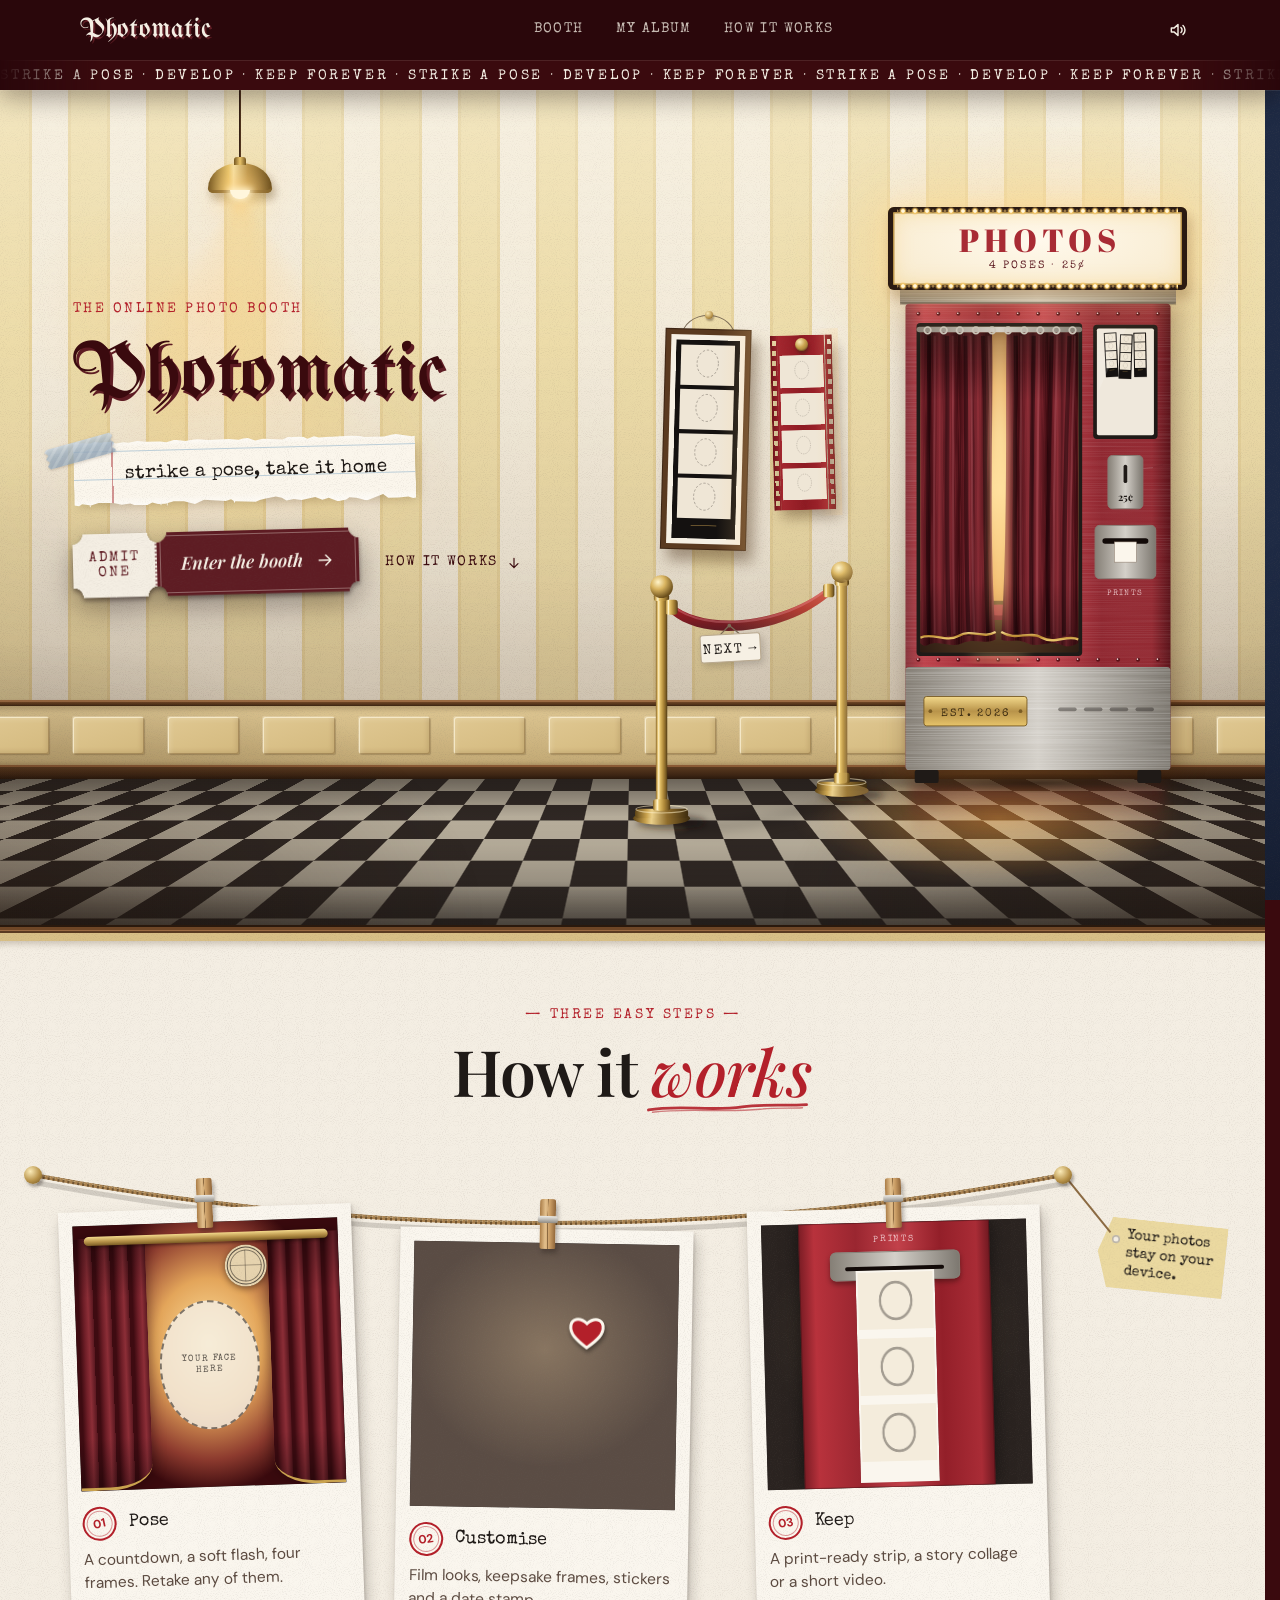
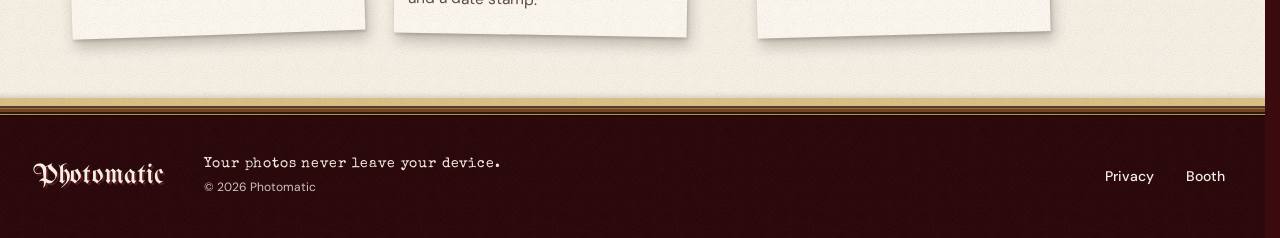
<file: index.html>
﻿﻿﻿﻿<!doctype html>
<html lang="en">
<head>
  <meta charset="utf-8">
  <meta name="viewport" content="width=device-width, initial-scale=1, viewport-fit=cover">
  <title>Photomatic · the online photo booth</title>
  <meta name="description" content="A little photo booth in your browser. Take four photos, pick a frame and a film look, and keep the strip. Nothing leaves your device.">
  <meta name="theme-color" content="#2A070B">
  <meta name="color-scheme" content="light">

  <!-- absolute URLs: the site's address lives in one place, SITE_URL in tools/set-site-url.py -->
  <link rel="canonical" href="https://photomatic.vercel.app/" data-site>
  <meta property="og:type" content="website">
  <meta property="og:site_name" content="Photomatic">
  <meta property="og:url" content="https://photomatic.vercel.app/" data-site>
  <meta property="og:title" content="Photomatic · the online photo booth">
  <meta property="og:description" content="Take four photos, pick a frame and a film look, and keep the strip. A little photo booth that lives in your browser.">
  <meta property="og:image" content="https://photomatic.vercel.app/assets/og-image.png" data-site>
  <meta property="og:image:width" content="1200">
  <meta property="og:image:height" content="630">
  <meta property="og:image:alt" content="The Photomatic wordmark beside a red vintage photo booth on a striped wall">
  <meta name="twitter:card" content="summary_large_image">
  <meta name="twitter:title" content="Photomatic · the online photo booth">
  <meta name="twitter:description" content="Take four photos, pick a frame and a film look, and keep the strip.">
  <meta name="twitter:image" content="https://photomatic.vercel.app/assets/og-image.png" data-site>

  <link rel="icon" href="assets/favicon.svg" type="image/svg+xml">
  <link rel="icon" href="assets/favicon-32.png" sizes="32x32" type="image/png">
  <link rel="apple-touch-icon" href="assets/apple-touch-icon.png">
  <link rel="manifest" href="manifest.json">
  <meta name="apple-mobile-web-app-title" content="Photomatic">

  <link rel="preload" href="assets/fonts/playfair-display-italic.woff2" as="font" type="font/woff2" crossorigin>
  <link rel="preload" href="assets/fonts/special-elite-normal.woff2" as="font" type="font/woff2" crossorigin>
  <!-- Cache-busting: one version for the whole build, bumped on every deploy, so a returning visitor
       cannot mix old and new scripts. Every module is imported by a relative path, which resolves to
       the "/js/*.js" keys below and picks up the version from here. Two references do NOT come
       through this map and have to carry the same version by hand:
         - the import() in the bootstrap script below, whose specifier already has a query and so
           never matches the "/js/main.js" key;
         - the encode worker, which textures.js builds from its own import.meta.url (so bumping
           /js/encode-worker.js here does nothing; bump textures.js to re-fetch the worker).
       The stylesheet below carries it too. Keep all of them on the same string. -->
  <script type="importmap">{"imports":{"/js/album.js":"/js/album.js?v=2026-11-01k","/js/adjuster.js":"/js/adjuster.js?v=2026-11-01k","/js/crop.js":"/js/crop.js?v=2026-11-01k","/js/booth.js":"/js/booth.js?v=2026-11-01k","/js/camera.js":"/js/camera.js?v=2026-11-01k","/js/editor.js":"/js/editor.js?v=2026-11-01k","/js/encode-worker.js":"/js/encode-worker.js?v=2026-11-01k","/js/export.js":"/js/export.js?v=2026-11-01k","/js/filters.js":"/js/filters.js?v=2026-11-01k","/js/frames.js":"/js/frames.js?v=2026-11-01k","/js/hero.js":"/js/hero.js?v=2026-11-01k","/js/icons.js":"/js/icons.js?v=2026-11-01k","/js/layouts.js":"/js/layouts.js?v=2026-11-01k","/js/menu-preview.js":"/js/menu-preview.js?v=2026-11-01k","/js/main.js":"/js/main.js?v=2026-11-01k","/js/patterns.js":"/js/patterns.js?v=2026-11-01k","/js/placeholders.js":"/js/placeholders.js?v=2026-11-01k","/js/ransom.js":"/js/ransom.js?v=2026-11-01k","/js/render.js":"/js/render.js?v=2026-11-01k","/js/reveal.js":"/js/reveal.js?v=2026-11-01k","/js/sound.js":"/js/sound.js?v=2026-11-01k","/js/state.js":"/js/state.js?v=2026-11-01k","/js/stickers.js":"/js/stickers.js?v=2026-11-01k","/js/story.js":"/js/story.js?v=2026-11-01k","/js/textures.js":"/js/textures.js?v=2026-11-01k","/js/transitions.js":"/js/transitions.js?v=2026-11-01k","/js/ui.js":"/js/ui.js?v=2026-11-01k","/js/utils.js":"/js/utils.js?v=2026-11-01k"}}</script>
  <link rel="stylesheet" href="style.css?v=2026-11-01k">
  <!-- the page is complete without script; the app starts once the fonts have painted (or at the first touch or key) -->
  <script>
    (function () {
      var started = false;
      var start = function () { if (!started) { started = true; import('./js/main.js?v=2026-11-01k'); } };
      var afterPaint = function () { requestAnimationFrame(function () { requestAnimationFrame(start); }); };
      var fonts = document.fonts && document.fonts.ready ? document.fonts.ready : Promise.resolve();
      addEventListener('load', function () { fonts.then(afterPaint, afterPaint); }, { once: true });
      ['pointerdown', 'keydown', 'touchstart'].forEach(function (t) { addEventListener(t, start, { once: true, capture: true, passive: true }); });
      setTimeout(start, 4000);
    })();
  </script>
</head>
<body data-screen="home">
  <a class="skip-link" href="#main">Skip to content</a>

  <!-- ============ Top bar ============ -->
  <header class="topbar">
    <div class="topbar-inner">
      <a class="wordmark-link" href="#" data-nav="home" aria-label="Photomatic, home"><span class="wordmark wordmark-sm">Photomatic</span></a>
      <nav class="nav" aria-label="Main">
        <a href="#" data-nav="booth">Booth</a>
        <a href="#" data-nav="album">My Album</a>
        <a href="#how" data-nav="how">How it works</a>
      </nav>
      <div class="topbar-tools">
        <button type="button" class="icon-btn icon-btn-light sound-toggle" id="sound-toggle" aria-pressed="true" aria-label="Sound effects on" title="Sound effects"><span class="i"><svg class="icon" width="20" height="20" viewBox="0 0 24 24" fill="none" stroke="currentColor" stroke-width="1.75" stroke-linecap="round" stroke-linejoin="round" aria-hidden="true" focusable="false"><path d="M4 9.5h3.5L12 5.5v13L7.5 14.5H4z"/><path d="M15.5 9a4 4 0 0 1 0 6M18 6.5a7.5 7.5 0 0 1 0 11"/></svg></span></button>
        <button type="button" class="icon-btn menu-toggle" id="menu-toggle" aria-expanded="false" aria-controls="menu-sheet" aria-label="Menu"><span class="i"><svg class="icon" width="22" height="22" viewBox="0 0 24 24" fill="none" stroke="currentColor" stroke-width="1.75" stroke-linecap="round" stroke-linejoin="round" aria-hidden="true" focusable="false"><path d="M4 7h16M4 12h16M4 17h16"/></svg></span></button>
      </div>
    </div>
    <div class="marquee" aria-hidden="true">
      <div class="marquee-track">
        <span>Strike a pose · Develop · Keep forever ·&nbsp;</span><span>Strike a pose · Develop · Keep forever ·&nbsp;</span><span>Strike a pose · Develop · Keep forever ·&nbsp;</span><span>Strike a pose · Develop · Keep forever ·&nbsp;</span>
        <span>Strike a pose · Develop · Keep forever ·&nbsp;</span><span>Strike a pose · Develop · Keep forever ·&nbsp;</span><span>Strike a pose · Develop · Keep forever ·&nbsp;</span><span>Strike a pose · Develop · Keep forever ·&nbsp;</span>
      </div>
    </div>
  </header>

  <div class="menu-sheet" id="menu-sheet">
    <nav aria-label="Menu">
      <a href="#" data-nav="booth">Booth</a>
      <a href="#" data-nav="album">My Album</a>
      <a href="#how" data-nav="how">How it works</a>
    </nav>
  </div>

  <main id="main">

    <!-- ============ HOME: the arcade corner ============ -->
    <section id="screen-home" class="screen" aria-labelledby="hero-title">
      <div class="hero" id="hero">
        <div class="scene" aria-hidden="true">
          <div class="wall"></div>
          <div class="dado"></div>
          <div class="skirting"></div>
          <div class="floor"><div class="floor-tiles"></div></div>
          <div class="scene-vignette"></div>
        </div>
        <div class="wainscot" aria-hidden="true"><span></span><span></span><span></span><span></span><span></span><span></span><span></span><span></span><span></span><span></span><span></span><span></span><span></span><span></span><span></span><span></span><span></span><span></span><span></span><span></span><span></span><span></span><span></span><span></span><span></span><span></span><span></span><span></span><span></span><span></span><span></span><span></span><span></span><span></span><span></span><span></span></div>
        <div class="pendant" aria-hidden="true">
          <span class="pendant-cone"></span><span class="pendant-cord"></span><span class="pendant-shade"></span><span class="pendant-bulb"></span>
        </div>

        <div class="hero-copy">
          <p class="kicker">The online photo booth</p>
          <h1 class="wordmark wordmark-hero" id="hero-title" tabindex="-1" data-focus>Photomatic</h1>
          <div class="torn-note">
            <span class="washi washi-blue" aria-hidden="true"></span>
            <p class="typed">strike a pose, take it home</p>
          </div>
          <div class="hero-actions">
            <button type="button" class="ticket" id="hero-cta">
              <span class="ticket-stub" aria-hidden="true">Admit<br>one</span>
              <span class="ticket-main">Enter the booth <span class="i"><svg class="icon" width="20" height="20" viewBox="0 0 24 24" fill="none" stroke="currentColor" stroke-width="1.75" stroke-linecap="round" stroke-linejoin="round" aria-hidden="true" focusable="false"><path d="M5 12h14M13 6l6 6-6 6"/></svg></span></span>
            </button>
            <a class="hero-link" href="#how" data-nav="how">How it works <span class="i"><svg class="icon" width="16" height="16" viewBox="0 0 24 24" fill="none" stroke="currentColor" stroke-width="1.75" stroke-linecap="round" stroke-linejoin="round" aria-hidden="true" focusable="false"><path d="M12 5v14M6 13l6 6 6-6"/></svg></span></a>
          </div>
        </div>

        <div class="hero-art">
          <!-- a small gallery: two pieces on one hanging line, upper left of the booth -->
          <div class="gallery" aria-hidden="true">
            <div class="wall-frame">
              <span class="frame-wire"></span><span class="nail"></span>
              <div class="frame-box"><canvas id="wall-strip" width="180" height="560"></canvas></div>
            </div>
            <div class="film-wall">
              <div class="film-wrap"><div class="film-strip" id="hero-film"><canvas width="320" height="240"></canvas><canvas width="320" height="240"></canvas><canvas width="320" height="240"></canvas><canvas width="320" height="240"></canvas></div></div>
              <span class="thumbtack"></span>
            </div>
          </div>
          <span class="light-pool" aria-hidden="true"></span><span class="light-warm" aria-hidden="true"></span>
          <div class="booth-stand">
            <span class="sign-glow" aria-hidden="true"></span>
            <span class="booth-reflection" aria-hidden="true"></span>
            <span class="booth-shadow" aria-hidden="true"></span>
            <div class="booth-wrap" id="booth-wrap">
              <div class="booth-sign" aria-hidden="true">
                <span class="bulbs bulbs-top"></span><span class="bulbs bulbs-bottom"></span>
                <span class="sign-word">Photos</span>
                <span class="sign-sub">4 poses · 25¢</span>
              </div>
              <button type="button" class="hero-booth" id="hero-booth" aria-hidden="true" tabindex="-1">
                <svg class="booth-art" viewBox="0 0 300 540" role="img" aria-labelledby="booth-art-title">
  <title id="booth-art-title">A red photo booth with its velvet curtain slightly parted</title>
  <defs>
    <linearGradient id="metal" x1="0" x2="1"><stop offset="0" stop-color="#7A1C24"></stop><stop offset=".07" stop-color="#B8323C"></stop><stop offset=".3" stop-color="#9A2630"></stop><stop offset=".52" stop-color="#C2414A"></stop><stop offset=".74" stop-color="#931F29"></stop><stop offset=".93" stop-color="#A92C36"></stop><stop offset="1" stop-color="#6E1820"></stop></linearGradient>
    <linearGradient id="metalDark" x1="0" x2="1"><stop offset="0" stop-color="#857F76"></stop><stop offset=".5" stop-color="#D4D0C9"></stop><stop offset="1" stop-color="#7C776F"></stop></linearGradient>
    <linearGradient id="brass" x1="0" y1="0" x2="0" y2="1"><stop offset="0" stop-color="#F3D98B"></stop><stop offset=".5" stop-color="#B8934A"></stop><stop offset="1" stop-color="#E7C46A"></stop></linearGradient>
    <linearGradient id="velvet" x1="0" x2="16" gradientUnits="userSpaceOnUse" spreadMethod="reflect"><stop offset="0" stop-color="#3E0B11"></stop><stop offset=".45" stop-color="#6E1E27"></stop><stop offset=".7" stop-color="#8C2E37"></stop><stop offset="1" stop-color="#5A1820"></stop></linearGradient>
    <linearGradient id="velvetShade" x1="0" y1="0" x2="0" y2="1"><stop offset="0" stop-color="#000" stop-opacity=".45"></stop><stop offset=".22" stop-color="#000" stop-opacity="0"></stop><stop offset=".8" stop-color="#000" stop-opacity=".05"></stop><stop offset="1" stop-color="#000" stop-opacity=".35"></stop></linearGradient>
    <radialGradient id="interior" cx=".5" cy=".5" r=".7"><stop offset="0" stop-color="#FFE3A3"></stop><stop offset=".45" stop-color="#E3A55A"></stop><stop offset="1" stop-color="#3A2418"></stop></radialGradient>
    <linearGradient id="gold" x1="0" y1="0" x2="0" y2="1"><stop offset="0" stop-color="#F3D98B"></stop><stop offset=".5" stop-color="#B8862E"></stop><stop offset="1" stop-color="#E7C46A"></stop></linearGradient>
    <linearGradient id="bodyLight" x1="0" x2="1"><stop offset="0" stop-color="#fff" stop-opacity=".1"></stop><stop offset=".4" stop-color="#fff" stop-opacity="0"></stop><stop offset="1" stop-color="#000" stop-opacity=".18"></stop></linearGradient>
    <!-- surface texture as noise filters (crisp at any density, no images to load) -->
    <filter id="brushed" x="0" y="0" width="100%" height="100%" color-interpolation-filters="sRGB">
      <feTurbulence type="fractalNoise" baseFrequency="0.004 0.9" numOctaves="2" seed="5"></feTurbulence>
      <feColorMatrix values="0 0 0 0 1  0 0 0 0 1  0 0 0 0 1  .9 0 0 0 -.36"></feColorMatrix>
      <feComposite in2="SourceGraphic" operator="in"></feComposite>
    </filter>
    <filter id="velvetPile" x="0" y="0" width="100%" height="100%" color-interpolation-filters="sRGB">
      <feTurbulence type="fractalNoise" baseFrequency="0.7 0.012" numOctaves="2" seed="9"></feTurbulence>
      <feColorMatrix values="0 0 0 0 .62  0 0 0 0 .2  0 0 0 0 .24  2.4 0 0 0 -1.1"></feColorMatrix>
      <feComposite in2="SourceGraphic" operator="in"></feComposite>
    </filter>
    <linearGradient id="gapGlow" x1="0" y1="0" x2="0" y2="1"><stop offset="0" stop-color="#FFE9B8" stop-opacity=".2"></stop><stop offset=".35" stop-color="#FFE3A3" stop-opacity=".75"></stop><stop offset=".8" stop-color="#FFD58A" stop-opacity=".65"></stop><stop offset="1" stop-color="#FFD58A" stop-opacity="0"></stop></linearGradient>
    <filter id="glowBlur" x="-200%" y="-10%" width="500%" height="120%"><feGaussianBlur stdDeviation="5"></feGaussianBlur></filter>
    <clipPath id="slotOut"><rect x="200" y="277" width="100" height="130"></rect></clipPath>
    <clipPath id="opening"><rect x="22" y="42" width="172" height="354" rx="2"></rect></clipPath>
  </defs>

  <!-- cornice -->
  <rect x="0" y="0" width="300" height="17" rx="3" fill="url(#metalDark)"></rect>
  <rect x="0" y="0" width="300" height="17" rx="3" fill="#000" filter="url(#brushed)" opacity=".7"></rect>
  <rect x="0" y="15" width="300" height="3" fill="#4C463F" opacity=".6"></rect>

  <!-- red enamel body, lit from the top left -->
  <rect x="6" y="17" width="288" height="507" rx="4" fill="url(#metal)"></rect>
  <rect x="6" y="17" width="288" height="507" rx="4" fill="#000" filter="url(#brushed)" opacity=".3"></rect>
  <rect x="6" y="17" width="288" height="507" rx="4" fill="url(#bodyLight)"></rect>
  <circle cx="20.0" cy="28" r="2.2" fill="#5A1218"></circle><circle cx="19.4" cy="27.4" r=".9" fill="#F4D7D9"></circle><circle cx="41.7" cy="28" r="2.2" fill="#5A1218"></circle><circle cx="41.1" cy="27.4" r=".9" fill="#F4D7D9"></circle><circle cx="63.4" cy="28" r="2.2" fill="#5A1218"></circle><circle cx="62.8" cy="27.4" r=".9" fill="#F4D7D9"></circle><circle cx="85.1" cy="28" r="2.2" fill="#5A1218"></circle><circle cx="84.5" cy="27.4" r=".9" fill="#F4D7D9"></circle><circle cx="106.8" cy="28" r="2.2" fill="#5A1218"></circle><circle cx="106.2" cy="27.4" r=".9" fill="#F4D7D9"></circle><circle cx="128.5" cy="28" r="2.2" fill="#5A1218"></circle><circle cx="127.9" cy="27.4" r=".9" fill="#F4D7D9"></circle><circle cx="150.2" cy="28" r="2.2" fill="#5A1218"></circle><circle cx="149.6" cy="27.4" r=".9" fill="#F4D7D9"></circle><circle cx="171.9" cy="28" r="2.2" fill="#5A1218"></circle><circle cx="171.3" cy="27.4" r=".9" fill="#F4D7D9"></circle><circle cx="193.6" cy="28" r="2.2" fill="#5A1218"></circle><circle cx="193.0" cy="27.4" r=".9" fill="#F4D7D9"></circle><circle cx="215.3" cy="28" r="2.2" fill="#5A1218"></circle><circle cx="214.7" cy="27.4" r=".9" fill="#F4D7D9"></circle><circle cx="237.0" cy="28" r="2.2" fill="#5A1218"></circle><circle cx="236.4" cy="27.4" r=".9" fill="#F4D7D9"></circle><circle cx="258.7" cy="28" r="2.2" fill="#5A1218"></circle><circle cx="258.1" cy="27.4" r=".9" fill="#F4D7D9"></circle><circle cx="280.4" cy="28" r="2.2" fill="#5A1218"></circle><circle cx="279.8" cy="27.4" r=".9" fill="#F4D7D9"></circle><circle cx="20.0" cy="404" r="2.2" fill="#5A1218"></circle><circle cx="19.4" cy="403.4" r=".9" fill="#F4D7D9"></circle><circle cx="41.7" cy="404" r="2.2" fill="#5A1218"></circle><circle cx="41.1" cy="403.4" r=".9" fill="#F4D7D9"></circle><circle cx="63.4" cy="404" r="2.2" fill="#5A1218"></circle><circle cx="62.8" cy="403.4" r=".9" fill="#F4D7D9"></circle><circle cx="85.1" cy="404" r="2.2" fill="#5A1218"></circle><circle cx="84.5" cy="403.4" r=".9" fill="#F4D7D9"></circle><circle cx="106.8" cy="404" r="2.2" fill="#5A1218"></circle><circle cx="106.2" cy="403.4" r=".9" fill="#F4D7D9"></circle><circle cx="128.5" cy="404" r="2.2" fill="#5A1218"></circle><circle cx="127.9" cy="403.4" r=".9" fill="#F4D7D9"></circle><circle cx="150.2" cy="404" r="2.2" fill="#5A1218"></circle><circle cx="149.6" cy="403.4" r=".9" fill="#F4D7D9"></circle><circle cx="171.9" cy="404" r="2.2" fill="#5A1218"></circle><circle cx="171.3" cy="403.4" r=".9" fill="#F4D7D9"></circle><circle cx="193.6" cy="404" r="2.2" fill="#5A1218"></circle><circle cx="193.0" cy="403.4" r=".9" fill="#F4D7D9"></circle><circle cx="215.3" cy="404" r="2.2" fill="#5A1218"></circle><circle cx="214.7" cy="403.4" r=".9" fill="#F4D7D9"></circle><circle cx="237.0" cy="404" r="2.2" fill="#5A1218"></circle><circle cx="236.4" cy="403.4" r=".9" fill="#F4D7D9"></circle><circle cx="258.7" cy="404" r="2.2" fill="#5A1218"></circle><circle cx="258.1" cy="403.4" r=".9" fill="#F4D7D9"></circle><circle cx="280.4" cy="404" r="2.2" fill="#5A1218"></circle><circle cx="279.8" cy="403.4" r=".9" fill="#F4D7D9"></circle>
  <g stroke-linecap="round"><path d="M177.9 201.4 l12.5 1.3" stroke="#2A0A0E" stroke-opacity="0.17" stroke-width="0.8"></path><path d="M184.4 351.6 l8.6 -1.3" stroke="#fff" stroke-opacity="0.20" stroke-width="0.8"></path><path d="M66.4 220.3 l10.8 0.7" stroke="#2A0A0E" stroke-opacity="0.17" stroke-width="1.3"></path><path d="M26.1 253.2 l4.3 -0.6" stroke="#2A0A0E" stroke-opacity="0.13" stroke-width="1.3"></path><path d="M158.4 49.8 l5.6 1.2" stroke="#2A0A0E" stroke-opacity="0.21" stroke-width="0.8"></path><path d="M136.2 53.5 l4.5 0.2" stroke="#fff" stroke-opacity="0.13" stroke-width="1.1"></path><path d="M69.8 149.3 l11.1 2.4" stroke="#fff" stroke-opacity="0.13" stroke-width="0.8"></path><path d="M92.9 66.9 l10.5 1.1" stroke="#fff" stroke-opacity="0.23" stroke-width="0.6"></path><path d="M272.5 195.2 l13.1 -2.9" stroke="#2A0A0E" stroke-opacity="0.10" stroke-width="0.9"></path><path d="M145.0 260.3 l12.6 -3.3" stroke="#fff" stroke-opacity="0.23" stroke-width="0.8"></path><path d="M207.0 104.7 l9.0 1.8" stroke="#2A0A0E" stroke-opacity="0.24" stroke-width="1.1"></path><path d="M264.8 196.2 l9.7 -1.0" stroke="#fff" stroke-opacity="0.15" stroke-width="1.2"></path></g>

  <!-- the opening, warm light behind the parted curtain -->
  <rect x="18" y="38" width="180" height="362" rx="4" fill="#1F1A17"></rect>
  <rect x="22" y="42" width="172" height="354" rx="2" fill="url(#interior)"></rect>
  <g clip-path="url(#opening)">
    <rect x="22" y="340" width="172" height="56" fill="#2A1A12" opacity=".7"></rect>
    <ellipse cx="108" cy="354" rx="34" ry="7" fill="#7A2630"></ellipse>
    <ellipse cx="108" cy="350" rx="32" ry="6" fill="#A63A44"></ellipse>
    <!-- someone's in the booth: the flash fires behind the curtain... -->
    <rect class="flash-back" x="22" y="42" width="172" height="354" fill="#FFFDF6" opacity="0"></rect>
  </g>
  <ellipse cx="108" cy="402" rx="34" ry="5" fill="#FFD58A" opacity=".35" filter="url(#glowBlur)"></ellipse>

  <!-- side panel: sample strips, the coin slot, the strip slot -->
  <rect x="210" y="40" width="70" height="124" rx="4" fill="#1F1A17"></rect>
  <rect x="214" y="44" width="62" height="116" rx="2" fill="#EFE8DC"></rect>
  <g transform="rotate(-2.86 229.53 72.53)"><rect x="222.90" y="48.96" width="13.75" height="48.14" fill="#000" opacity=".22"></rect><rect x="222.65" y="48.46" width="13.75" height="48.14" fill="#141110"></rect><rect x="223.75" y="49.56" width="11.55" height="8.67" fill="#EFE6D6"></rect><ellipse cx="229.53" cy="53.54" rx="2.31" ry="2.95" fill="none" stroke="#1F1A17" stroke-opacity=".4" stroke-width=".35" stroke-dasharray=".9 .6"></ellipse><rect x="223.75" y="59.10" width="11.55" height="8.67" fill="#EFE6D6"></rect><ellipse cx="229.53" cy="63.09" rx="2.31" ry="2.95" fill="none" stroke="#1F1A17" stroke-opacity=".4" stroke-width=".35" stroke-dasharray=".9 .6"></ellipse><rect x="223.75" y="68.65" width="11.55" height="8.67" fill="#EFE6D6"></rect><ellipse cx="229.53" cy="72.63" rx="2.31" ry="2.95" fill="none" stroke="#1F1A17" stroke-opacity=".4" stroke-width=".35" stroke-dasharray=".9 .6"></ellipse><rect x="223.75" y="78.19" width="11.55" height="8.67" fill="#EFE6D6"></rect><ellipse cx="229.53" cy="82.18" rx="2.31" ry="2.95" fill="none" stroke="#1F1A17" stroke-opacity=".4" stroke-width=".35" stroke-dasharray=".9 .6"></ellipse><rect x="226.78" y="88.94" width="5.50" height=".35" fill="#B8934A"></rect></g><g transform="rotate(2.01 245.25 74.49)"><rect x="238.62" y="50.92" width="13.75" height="48.14" fill="#000" opacity=".22"></rect><rect x="238.37" y="50.42" width="13.75" height="48.14" fill="#141110"></rect><rect x="239.47" y="51.52" width="11.55" height="8.67" fill="#EFE6D6"></rect><ellipse cx="245.25" cy="55.51" rx="2.31" ry="2.95" fill="none" stroke="#1F1A17" stroke-opacity=".4" stroke-width=".35" stroke-dasharray=".9 .6"></ellipse><rect x="239.47" y="61.07" width="11.55" height="8.67" fill="#EFE6D6"></rect><ellipse cx="245.25" cy="65.05" rx="2.31" ry="2.95" fill="none" stroke="#1F1A17" stroke-opacity=".4" stroke-width=".35" stroke-dasharray=".9 .6"></ellipse><rect x="239.47" y="70.61" width="11.55" height="8.67" fill="#EFE6D6"></rect><ellipse cx="245.25" cy="74.60" rx="2.31" ry="2.95" fill="none" stroke="#1F1A17" stroke-opacity=".4" stroke-width=".35" stroke-dasharray=".9 .6"></ellipse><rect x="239.47" y="80.16" width="11.55" height="8.67" fill="#EFE6D6"></rect><ellipse cx="245.25" cy="84.14" rx="2.31" ry="2.95" fill="none" stroke="#1F1A17" stroke-opacity=".4" stroke-width=".35" stroke-dasharray=".9 .6"></ellipse><rect x="242.49" y="90.90" width="5.50" height=".35" fill="#B8934A"></rect></g><g transform="rotate(-1.15 260.96 72.53)"><rect x="254.34" y="48.96" width="13.75" height="48.14" fill="#000" opacity=".22"></rect><rect x="254.09" y="48.46" width="13.75" height="48.14" fill="#141110"></rect><rect x="255.19" y="49.56" width="11.55" height="8.67" fill="#EFE6D6"></rect><ellipse cx="260.96" cy="53.54" rx="2.31" ry="2.95" fill="none" stroke="#1F1A17" stroke-opacity=".4" stroke-width=".35" stroke-dasharray=".9 .6"></ellipse><rect x="255.19" y="59.10" width="11.55" height="8.67" fill="#EFE6D6"></rect><ellipse cx="260.96" cy="63.09" rx="2.31" ry="2.95" fill="none" stroke="#1F1A17" stroke-opacity=".4" stroke-width=".35" stroke-dasharray=".9 .6"></ellipse><rect x="255.19" y="68.65" width="11.55" height="8.67" fill="#EFE6D6"></rect><ellipse cx="260.96" cy="72.63" rx="2.31" ry="2.95" fill="none" stroke="#1F1A17" stroke-opacity=".4" stroke-width=".35" stroke-dasharray=".9 .6"></ellipse><rect x="255.19" y="78.19" width="11.55" height="8.67" fill="#EFE6D6"></rect><ellipse cx="260.96" cy="82.18" rx="2.31" ry="2.95" fill="none" stroke="#1F1A17" stroke-opacity=".4" stroke-width=".35" stroke-dasharray=".9 .6"></ellipse><rect x="258.21" y="88.94" width="5.50" height=".35" fill="#B8934A"></rect></g>
  <path d="M214 44 L246 44 L216 112Z" fill="#fff" opacity=".14"></path>

  <rect x="226" y="182" width="38" height="58" rx="5" fill="url(#metalDark)" stroke="#857F76"></rect>
  <rect x="243" y="192" width="4" height="20" rx="2" fill="#1F1A17"></rect>
  <text x="245" y="232" text-anchor="middle" font-family="&quot;Playfair Display&quot;, Georgia, serif" class="lbl-coin" font-weight="700" font-size="11" fill="#1F1A17">25¢</text>

  <rect x="212" y="258" width="66" height="58" rx="5" fill="url(#metalDark)" stroke="#857F76"></rect>
  <rect x="220" y="272" width="50" height="6" rx="3" fill="#120A08"></rect>
  <rect x="233" y="276" width="24" height="22" fill="#FBF6EC" stroke="#8B7B6D" stroke-width=".6"></rect>
  <text x="245" y="334" text-anchor="middle" font-family="&quot;Special Elite&quot;, &quot;Courier New&quot;, monospace" class="lbl-prints" font-size="8.5" letter-spacing="1.5" fill="#F4D7D9" opacity=".8">PRINTS</text>
  <!-- the little strip that drops out of the slot after a session -->
  <g clip-path="url(#slotOut)"><g class="mini-strip">
    <rect x="233" y="277" width="24" height="80" fill="#FBF6EC" stroke="#B8A88E" stroke-width=".5"></rect>
    <rect x="235.5" y="279.5" width="19" height="16" fill="#E9E1D2"></rect><ellipse cx="245" cy="287.5" rx="4.5" ry="5.5" fill="none" stroke="#8B7B6D" stroke-width=".5" stroke-dasharray="1 1"></ellipse><rect x="235.5" y="298" width="19" height="16" fill="#E9E1D2"></rect><ellipse cx="245" cy="306" rx="4.5" ry="5.5" fill="none" stroke="#8B7B6D" stroke-width=".5" stroke-dasharray="1 1"></ellipse><rect x="235.5" y="316.5" width="19" height="16" fill="#E9E1D2"></rect><ellipse cx="245" cy="324.5" rx="4.5" ry="5.5" fill="none" stroke="#8B7B6D" stroke-width=".5" stroke-dasharray="1 1"></ellipse><rect x="235.5" y="335" width="19" height="16" fill="#E9E1D2"></rect><ellipse cx="245" cy="343" rx="4.5" ry="5.5" fill="none" stroke="#8B7B6D" stroke-width=".5" stroke-dasharray="1 1"></ellipse>
    <rect x="240" y="353" width="10" height="1" fill="#8B7B6D" opacity=".6"></rect>
  </g></g>

  <!-- kick plate and its brass plaque -->
  <rect x="6" y="412" width="288" height="112" rx="4" fill="url(#metalDark)"></rect>
  <rect x="6" y="412" width="288" height="112" rx="4" fill="#000" filter="url(#brushed)" opacity=".6"></rect>
  <rect x="172" y="456" width="20" height="4" rx="2" fill="#1F1A17" opacity=".4"></rect><rect x="200" y="456" width="20" height="4" rx="2" fill="#1F1A17" opacity=".4"></rect><rect x="228" y="456" width="20" height="4" rx="2" fill="#1F1A17" opacity=".4"></rect><rect x="256" y="456" width="20" height="4" rx="2" fill="#1F1A17" opacity=".4"></rect>
  <rect x="26" y="444" width="112" height="32" rx="3" fill="url(#brass)" stroke="#7A5C24"></rect>
  <circle cx="33" cy="460" r="2" fill="#7A5C24"></circle><circle cx="131" cy="460" r="2" fill="#7A5C24"></circle>
  <text x="82" y="465" text-anchor="middle" font-family="&quot;Special Elite&quot;, &quot;Courier New&quot;, monospace" class="lbl-est" font-size="12" letter-spacing="2" fill="#3A2A10">EST. 2026</text>
  <rect x="16" y="524" width="26" height="14" rx="2" fill="#1F1A17"></rect><rect x="258" y="524" width="26" height="14" rx="2" fill="#1F1A17"></rect>
</svg>
                <svg class="booth-curtains" viewBox="0 0 300 540" aria-hidden="true" focusable="false">
  <!-- the curtains live on their own layer, so parting them never repaints the booth -->
  <g clip-path="url(#opening)">
    <g class="curtain-part curtain-part-l"><g>
      <path d="M22 48 H100 C102 140 96 250 104 382 C92 388 80 380 68 386 C56 392 42 382 30 388 C26 390 24 388 22 386Z" fill="url(#velvet)"></path>
      <path d="M22 48 H100 C102 140 96 250 104 382 C92 388 80 380 68 386 C56 392 42 382 30 388 C26 390 24 388 22 386Z" fill="#000" filter="url(#velvetPile)" opacity=".45"></path>
      <path d="M31.8 52 C31.8 160 28.8 270 31.8 378" stroke="#140306" stroke-opacity=".5" stroke-width="4.5" fill="none"></path>
      <path d="M37.8 52 C37.8 160 35.8 270 37.8 376" stroke="#E2848C" stroke-opacity=".22" stroke-width="2.2" fill="none"></path><path d="M51.3 52 C52.5 160 49.5 270 53.2 378" stroke="#140306" stroke-opacity=".5" stroke-width="4.5" fill="none"></path>
      <path d="M57.3 52 C58.5 160 56.5 270 59.2 376" stroke="#E2848C" stroke-opacity=".22" stroke-width="2.2" fill="none"></path><path d="M70.8 52 C73.2 160 70.2 270 74.6 378" stroke="#140306" stroke-opacity=".5" stroke-width="4.5" fill="none"></path>
      <path d="M76.8 52 C79.2 160 77.2 270 80.6 376" stroke="#E2848C" stroke-opacity=".22" stroke-width="2.2" fill="none"></path><path d="M90.3 52 C93.8 160 90.8 270 96.0 378" stroke="#140306" stroke-opacity=".5" stroke-width="4.5" fill="none"></path>
      <path d="M96.3 52 C99.8 160 97.8 270 102.0 376" stroke="#E2848C" stroke-opacity=".22" stroke-width="2.2" fill="none"></path>
      <path d="M22 48 H100 C102 140 96 250 104 382 C92 388 80 380 68 386 C56 392 42 382 30 388 C26 390 24 388 22 386Z" fill="url(#velvetShade)"></path>
      <path d="M22 380 C36 374 50 386 64 378 C78 370 90 382 104 374" stroke="url(#gold)" stroke-width="2.6" fill="none"></path>
    </g></g>
    <g class="curtain-part curtain-part-r"><g>
      <path d="M116 48 H194 V386 C188 389 182 391 176 388 C164 382 150 392 138 386 C126 380 118 386 110 382 C118 250 114 140 116 48Z" fill="url(#velvet)"></path>
      <path d="M116 48 H194 V386 C188 389 182 391 176 388 C164 382 150 392 138 386 C126 380 118 386 110 382 C118 250 114 140 116 48Z" fill="#000" filter="url(#velvetPile)" opacity=".45"></path>
      <path d="M125.8 52 C125.8 160 122.8 270 125.8 378" stroke="#140306" stroke-opacity=".5" stroke-width="4.5" fill="none"></path>
      <path d="M131.8 52 C131.8 160 129.8 270 131.8 376" stroke="#E2848C" stroke-opacity=".22" stroke-width="2.2" fill="none"></path><path d="M145.3 52 C144.1 160 141.1 270 143.3 378" stroke="#140306" stroke-opacity=".5" stroke-width="4.5" fill="none"></path>
      <path d="M151.3 52 C150.1 160 148.1 270 149.3 376" stroke="#E2848C" stroke-opacity=".22" stroke-width="2.2" fill="none"></path><path d="M164.8 52 C162.3 160 159.3 270 160.9 378" stroke="#140306" stroke-opacity=".5" stroke-width="4.5" fill="none"></path>
      <path d="M170.8 52 C168.3 160 166.3 270 166.9 376" stroke="#E2848C" stroke-opacity=".22" stroke-width="2.2" fill="none"></path><path d="M184.3 52 C180.7 160 177.7 270 178.5 378" stroke="#140306" stroke-opacity=".5" stroke-width="4.5" fill="none"></path>
      <path d="M190.3 52 C186.7 160 184.7 270 184.5 376" stroke="#E2848C" stroke-opacity=".22" stroke-width="2.2" fill="none"></path>
      <path d="M116 48 H194 V386 C188 389 182 391 176 388 C164 382 150 392 138 386 C126 380 118 386 110 382 C118 250 114 140 116 48Z" fill="url(#velvetShade)"></path>
      <path d="M110 374 C126 384 140 372 154 380 C168 388 182 376 194 382" stroke="url(#gold)" stroke-width="2.6" fill="none"></path>
    </g></g>
    <!-- ...and lights the velvet from inside -->
    <rect class="flash-fabric" x="22" y="42" width="172" height="354" fill="#FFE6DC" opacity="0" style="mix-blend-mode: screen"></rect>
    <!-- warm light spilling through the gap in the curtain -->
    <rect class="gap-glow" x="99" y="52" width="18" height="330" fill="url(#gapGlow)" filter="url(#glowBlur)"></rect>
  </g>
  <rect x="18" y="42" width="180" height="6" rx="3" fill="url(#metalDark)"></rect>
  <g><circle cx="30" cy="46" r="3.6" fill="none" stroke="#C9C4BA" stroke-width="1.8"></circle><circle cx="47.5" cy="46" r="3.6" fill="none" stroke="#C9C4BA" stroke-width="1.8"></circle><circle cx="65" cy="46" r="3.6" fill="none" stroke="#C9C4BA" stroke-width="1.8"></circle><circle cx="82.5" cy="46" r="3.6" fill="none" stroke="#C9C4BA" stroke-width="1.8"></circle><circle cx="100" cy="46" r="3.6" fill="none" stroke="#C9C4BA" stroke-width="1.8"></circle><circle cx="117.5" cy="46" r="3.6" fill="none" stroke="#C9C4BA" stroke-width="1.8"></circle><circle cx="135" cy="46" r="3.6" fill="none" stroke="#C9C4BA" stroke-width="1.8"></circle><circle cx="152.5" cy="46" r="3.6" fill="none" stroke="#C9C4BA" stroke-width="1.8"></circle><circle cx="170" cy="46" r="3.6" fill="none" stroke="#C9C4BA" stroke-width="1.8"></circle><circle cx="187.5" cy="46" r="3.6" fill="none" stroke="#C9C4BA" stroke-width="1.8"></circle></g>
</svg>
              </button>
              <!-- easter egg: the 25¢ slot takes a coin -->
              <button type="button" class="coin-slot" id="hero-coin" aria-label="Insert coin and enter the booth"><span class="coin-tip" aria-hidden="true">insert coin</span><span class="coin" aria-hidden="true"></span></button>
            </div>
          </div>
          <!-- a velvet-rope queue leading to the booth's entrance -->
          <svg class="stanchion" viewBox="0 0 300 320" aria-hidden="true" focusable="false">
            <defs>
              <!-- cylinder: bright strip on the left third, darker edge on the right -->
              <linearGradient id="st-cyl" x1="0" x2="1"><stop offset="0" stop-color="#7A5C24"/><stop offset=".12" stop-color="#D9B460"/><stop offset=".26" stop-color="#FFF3C8"/><stop offset=".36" stop-color="#E7C46A"/><stop offset=".65" stop-color="#B08A3A"/><stop offset=".88" stop-color="#7A5C24"/><stop offset="1" stop-color="#4E3812"/></linearGradient>
              <linearGradient id="st-base" x1="0" x2="1"><stop offset="0" stop-color="#5E4416"/><stop offset=".22" stop-color="#C9A24E"/><stop offset=".32" stop-color="#EBD08A"/><stop offset=".6" stop-color="#8E6C2C"/><stop offset="1" stop-color="#3E2C0E"/></linearGradient>
              <radialGradient id="st-ball" cx=".35" cy=".3" r=".7"><stop offset="0" stop-color="#FFF3C8"/><stop offset=".45" stop-color="#D9B460"/><stop offset="1" stop-color="#6B4F1C"/></radialGradient>
              <!-- the rope: velvet shading top to bottom, and warmer towards the booth's light on the right -->
              <linearGradient id="st-rope" x1="0" y1="0" x2="0" y2="1"><stop offset="0" stop-color="#C43A44"/><stop offset=".5" stop-color="#9E1B22"/><stop offset="1" stop-color="#5E1C23"/></linearGradient>
              <linearGradient id="st-rope-warm" gradientUnits="userSpaceOnUse" x1="70" y1="0" x2="244" y2="0"><stop offset="0" stop-color="#FFB870" stop-opacity="0"/><stop offset=".5" stop-color="#FFB870" stop-opacity="0"/><stop offset="1" stop-color="#FFB870" stop-opacity=".32"/></linearGradient>
              <!-- warm light from the booth's light pool, on the rear post and the floor round it -->
              <linearGradient id="st-warm" x1="0" x2="1"><stop offset="0" stop-color="#FFC27A" stop-opacity="0"/><stop offset=".55" stop-color="#FFC27A" stop-opacity=".1"/><stop offset="1" stop-color="#FFC27A" stop-opacity=".34"/></linearGradient>
              <linearGradient id="st-refl" x1="0" y1="0" x2="0" y2="1"><stop offset="0" stop-color="#E7C46A" stop-opacity=".3"/><stop offset="1" stop-color="#E7C46A" stop-opacity="0"/></linearGradient>
              <filter id="st-soft" x="-50%" y="-200%" width="200%" height="500%"><feGaussianBlur stdDeviation="3"/></filter>
              <filter id="st-softer" x="-20%" y="-300%" width="140%" height="700%"><feGaussianBlur stdDeviation="4.5"/></filter>
              <filter id="st-blur" x="-50%" y="-100%" width="200%" height="300%"><feGaussianBlur stdDeviation="1.6"/></filter>
              <!-- one post, drawn about its base centre (48, 282) -->
              <g id="st-post-art">
                <ellipse cx="48" cy="282" rx="30" ry="7" fill="url(#st-base)"/>
                <rect x="20" y="272" width="56" height="10" rx="4" fill="url(#st-base)"/>
                <ellipse cx="48" cy="272.5" rx="27" ry="4" fill="none" stroke="#FFF1C8" stroke-opacity=".55" stroke-width="1.2"/>
                <rect x="42" y="46" width="12" height="228" rx="3" fill="url(#st-cyl)"/>
                <rect x="39" y="262" width="18" height="12" rx="3" fill="url(#st-cyl)"/>
                <rect x="40" y="46" width="16" height="7" rx="2" fill="url(#st-cyl)"/>
                <circle cx="48" cy="38" r="12" fill="url(#st-ball)"/>
              </g>
            </defs>
            <!-- on the floor: faint brass reflections under the bases, then contact shadows falling down-right -->
            <ellipse cx="105" cy="290" rx="20" ry="3.3" fill="url(#st-refl)" filter="url(#st-blur)"/>
            <ellipse cx="250" cy="267" rx="19" ry="3" fill="url(#st-refl)" filter="url(#st-blur)"/>
            <ellipse cx="113" cy="285" rx="28" ry="5.5" fill="#140C08" opacity=".5" filter="url(#st-soft)"/>
            <ellipse cx="258" cy="263" rx="26" ry="5" fill="#140C08" opacity=".46" filter="url(#st-soft)"/>
            <path class="rope-shadow" d="M120 286 C150 292 210 282 258 264" fill="none" stroke="#140C08" stroke-opacity=".24" stroke-width="6" stroke-linecap="round" filter="url(#st-softer)"/>
            <!-- the rear post by the booth, then the front post (6% larger, a little lower on the floor) -->
            <use href="#st-post-art" class="st-post" transform="translate(250 259.5) scale(.72) translate(-48 -282)"/>
            <g fill="url(#st-warm)" style="mix-blend-mode: screen"><rect x="245.7" y="89.6" width="8.6" height="164" rx="2"/><circle cx="250" cy="83.8" r="8.6"/><ellipse cx="250" cy="259.5" rx="21.6" ry="5"/></g>
            <use href="#st-post-art" class="st-post" transform="translate(105 281.66) scale(.7632) translate(-48 -282)"/>
            <g class="rope">
              <!-- a short velvet rope with a gentle sag, hooked just under the caps; its lowest point stays
                   above the wainscot's cap rail, so the rope and card read against the wallpaper -->
              <path d="M113 109 C140 132 204 125 239 95.5 L239 103.5 C204 133 140 140.5 113 117.5Z" fill="url(#st-rope)"/>
              <path d="M113 109 C140 132 204 125 239 95.5 L239 103.5 C204 133 140 140.5 113 117.5Z" fill="url(#st-rope-warm)"/>
              <path d="M114 111 C140 133 204 126 238 97.5" fill="none" stroke="#F0A0A6" stroke-opacity=".3" stroke-width="1.8" stroke-linecap="round"/>
              <!-- brass snap hooks -->
              <rect x="108" y="106" width="10" height="12" rx="2.5" fill="url(#st-cyl)"/>
              <rect x="235" y="93" width="9" height="11" rx="2.5" fill="url(#st-cyl)"/>
              <!-- the card hangs from the lowest point of the sag, facing out, turned a touch with the rope -->
              <g class="st-card">
                <g transform="rotate(-3 159.5 126.7)">
                  <rect class="card-shadow" x="135.5" y="133.7" width="48" height="22" rx="2" fill="#140C08" opacity=".18" filter="url(#st-soft)"/>
                  <path d="M159.5 126.7 L151.5 134 M159.5 126.7 L167.5 134" stroke="#7A6A55" stroke-width="1" fill="none"/>
                  <circle cx="159.5" cy="126.7" r="1.5" fill="#7A6A55"/>
                  <rect x="135.5" y="133.7" width="48" height="22" rx="2" fill="#F6F0E4" stroke="#B8A88E" stroke-width=".8"/>
                  <text x="159.5" y="148.6" text-anchor="middle" font-family='"Special Elite", "Courier New", monospace' font-size="11" letter-spacing="1.2" fill="#1F1A17">NEXT →</text>
                </g>
              </g>
            </g>
          </svg>
        </div>
      </div>

      <section class="how" id="how" aria-labelledby="how-title">
        <div class="how-page">
          <header class="heading-block">
            <p class="kicker">— Three easy steps —</p>
            <h2 class="title" id="how-title">How it <em>works</em></h2>
          </header>
          <div class="drying-line">
            <svg class="twine" viewBox="0 0 1000 140" preserveAspectRatio="none" aria-hidden="true" focusable="false">
              <path d="M0 24 Q500 120 1000 24" fill="none" stroke="#1F1A17" stroke-opacity=".16" stroke-width="5" vector-effect="non-scaling-stroke" transform="translate(4 8)"/>
              <path d="M0 24 Q500 120 1000 24" fill="none" stroke="#A8814F" stroke-width="4" vector-effect="non-scaling-stroke"/>
              <path d="M0 24 Q500 120 1000 24" fill="none" stroke="#6E5230" stroke-width="4" stroke-dasharray="2 3" vector-effect="non-scaling-stroke"/>
              <path d="M0 23 Q500 119 1000 23" fill="none" stroke="#E6CFA0" stroke-opacity=".6" stroke-width="1" stroke-dasharray="3 2" vector-effect="non-scaling-stroke"/>
            </svg>
            <span class="tack tack-l" aria-hidden="true"></span><span class="tack tack-r" aria-hidden="true"></span>
            <ol class="polaroids">
              <li class="polaroid" style="--tilt:-2deg; --hang:51px" tabindex="0" aria-labelledby="step-1 step-1-desc">
                <span class="clothespin" aria-hidden="true"></span>
                <div class="polaroid-photo" aria-hidden="true">
                  <!-- 01 pose: inside the booth, a film-leader countdown, then a soft flash -->
                  <div class="demo demo-pose">
                    <span class="pose-rod"></span>
                    <span class="pose-curtain pose-curtain-l"></span><span class="pose-curtain pose-curtain-r"></span>
                    <span class="pose-oval"><small>your face here</small></span>
                    <span class="leader"><span class="leader-sweep"></span><b>3</b><b>2</b><b>1</b></span>
                    <span class="pose-flash"></span>
                  </div>
                  <span class="develop-veil"></span>
                </div>
                <h3 class="polaroid-title" id="step-1"><span class="step-num num">01</span> Pose</h3>
                <p id="step-1-desc">A countdown, a soft flash, four frames. Retake any of them.</p>
              </li>
              <li class="polaroid" style="--tilt:1deg; --hang:72px" tabindex="0" aria-labelledby="step-2 step-2-desc">
                <span class="clothespin" aria-hidden="true"></span>
                <div class="polaroid-photo" aria-hidden="true">
                  <!-- 02 customise: a cream strip changes frame (Classic Cream, Train Ticket, Receipt) and a heart sticker lands -->
                  <div class="demo demo-custom">
                    <div class="mini mini-classic"><i></i><i></i><i></i><b class="mini-mark">Photomatic</b></div>
                    <div class="mini mini-ticket"><i></i><i></i><i></i><b class="mini-line">admit one</b></div>
                    <div class="mini mini-receipt"><i></i><i></i><i></i><b class="mini-line">total: priceless</b></div>
                    <span class="drop-sticker"></span>
                  </div>
                  <span class="develop-veil"></span>
                </div>
                <h3 class="polaroid-title" id="step-2"><span class="step-num num">02</span> Customise</h3>
                <p id="step-2-desc">Film looks, keepsake frames, stickers and a date stamp.</p>
              </li>
              <li class="polaroid" style="--tilt:-1.5deg; --hang:51px" tabindex="0" aria-labelledby="step-3 step-3-desc">
                <span class="clothespin" aria-hidden="true"></span>
                <div class="polaroid-photo" aria-hidden="true">
                  <!-- 03 keep: the strip slides out of the booth's PRINTS slot, then it is stamped saved -->
                  <div class="demo demo-keep">
                    <span class="keep-panel"><span class="keep-slot"></span><small>prints</small></span>
                    <div class="keep-window"><div class="mini mini-cream"><i></i><i></i><i></i></div></div>
                    <span class="keep-stamp">saved ✓</span>
                  </div>
                  <span class="develop-veil"></span>
                </div>
                <h3 class="polaroid-title" id="step-3"><span class="step-num num">03</span> Keep</h3>
                <p id="step-3-desc">A print-ready strip, a story collage or a short video.</p>
              </li>
            </ol>
            <p class="tag-note"><span>Your photos stay on your device.</span></p>
          </div>
        </div>
      </section>

      <footer class="site-footer">
        <div class="footer-inner">
          <a class="wordmark-link footer-mark" href="#" data-nav="home" aria-label="Photomatic, home"><span class="wordmark wordmark-sm">Photomatic</span></a>
          <p class="footer-line">Your photos never leave your device.</p>
          <nav class="footer-links" aria-label="Footer"><a href="privacy.html">Privacy</a><a href="#booth" data-nav="booth">Booth</a></nav>
          <p class="footer-copy">© 2026 Photomatic</p>
        </div>
      </footer>
    </section>

    <!-- ============ BOOTH: a navy room behind red velvet ============ -->
    <section id="screen-booth" class="screen" aria-labelledby="booth-title" hidden>
      <div class="room-curtains" aria-hidden="true"><span class="rc rc-l"></span><span class="rc rc-r"></span></div>

      <!-- setup: the menu board -->
      <div class="booth-setup" id="booth-setup">
        <header class="heading-block">
          <p class="kicker">— Step inside —</p>
          <h2 class="title" id="booth-title" tabindex="-1" data-focus>Strike a <em>pose</em></h2>
        </header>
        <form class="menu-board" id="booth-form" novalidate>
          <span class="bulldog-clip" aria-hidden="true"></span>
          <p class="menu-title" aria-hidden="true">Menu</p>
          <div class="menu-settings">
            <div class="menu-row" role="radiogroup" aria-labelledby="lbl-shots">
              <p class="menu-label" id="lbl-shots">Photos</p>
              <div class="ticket-chips">
                <label class="ticket-chip"><input type="radio" name="shots" value="3"><span class="ticket-chip-face"><b>3</b><small>Shots</small></span></label>
                <label class="ticket-chip"><input type="radio" name="shots" value="4" checked><span class="ticket-chip-face"><b>4</b><small>Shots</small></span></label>
              </div>
            </div>
            <div class="menu-row" role="radiogroup" aria-labelledby="lbl-timer">
              <p class="menu-label" id="lbl-timer">Timer</p>
              <div class="ticket-chips">
                <label class="ticket-chip"><input type="radio" name="timer" value="3" checked><span class="ticket-chip-face"><b>3<span>s</span></b><small>Quick</small></span></label>
                <label class="ticket-chip"><input type="radio" name="timer" value="5"><span class="ticket-chip-face"><b>5<span>s</span></b><small>Relaxed</small></span></label>
              </div>
            </div>
            <div class="menu-row" role="radiogroup" aria-labelledby="lbl-layout">
              <p class="menu-label" id="lbl-layout">Layout</p>
              <div>
                <div class="layout-picker menu-layouts" id="booth-layouts"></div>
                <p class="menu-hint" id="booth-layout-hint" aria-live="polite"></p>
              </div>
            </div>
            <div class="menu-row menu-row-options">
              <p class="menu-label">Options</p>
              <div class="opt-list">
                <div class="opt-row" role="radiogroup" aria-labelledby="lbl-prompts" aria-describedby="desc-prompts">
                  <span class="opt-text"><span class="opt-name" id="lbl-prompts">Pose prompts</span><span class="opt-desc" id="desc-prompts">A little prompt before each shot</span></span>
                  <span class="ticket-chips ticket-chips-pair">
                    <label class="ticket-chip"><input type="radio" name="prompts" value="on" checked><span class="ticket-chip-face"><b>On</b></span></label>
                    <label class="ticket-chip"><input type="radio" name="prompts" value="off"><span class="ticket-chip-face"><b>Off</b></span></label>
                  </span>
                </div>
                <div class="opt-row" role="radiogroup" aria-labelledby="lbl-mirror" aria-describedby="desc-mirror">
                  <span class="opt-text"><span class="opt-name" id="lbl-mirror">Mirror photo</span><span class="opt-desc" id="desc-mirror">Keep it as the preview shows</span></span>
                  <span class="ticket-chips ticket-chips-pair">
                    <label class="ticket-chip"><input type="radio" name="mirror" value="on" checked><span class="ticket-chip-face"><b>On</b></span></label>
                    <label class="ticket-chip"><input type="radio" name="mirror" value="off"><span class="ticket-chip-face"><b>Off</b></span></label>
                  </span>
                </div>
              </div>
            </div>
          </div>
          <div class="menu-start">
            <figure class="menu-preview" id="menu-preview" aria-hidden="true">
              <div class="preview-stage">
                <span class="preview-mount"></span>
                <canvas></canvas><canvas></canvas>
                <span class="preview-corners"></span>
                <span class="preview-timer">3s</span>
              </div>
            </figure>
            <p class="menu-summary" id="coin-plate" aria-live="polite">your strip · 4 photos · classic</p>
            <span class="coin-bezel">
              <button type="submit" class="coin-btn" aria-describedby="coin-plate"><span class="coin-dome">Start</span></button>
            </span>
            <button type="button" class="text-link menu-upload" data-action="upload"><span class="i"><svg class="icon" width="16" height="16" viewBox="0 0 24 24" fill="none" stroke="currentColor" stroke-width="1.75" stroke-linecap="round" stroke-linejoin="round" aria-hidden="true" focusable="false"><rect x="4" y="4" width="16" height="16" rx="2"/><circle cx="9" cy="9.5" r="1.5"/><path d="m4.5 17 4.5-4.5 3 3 2.5-2.5 5 5"/></svg></span> Upload photos</button>
          </div>
        </form>
      </div>

      <!-- live camera -->
      <div class="booth-live" id="booth-live" hidden>
        <div class="camera-head">
          <button type="button" class="text-link text-link-light" id="btn-live-back"><span class="i"><svg class="icon" width="16" height="16" viewBox="0 0 24 24" fill="none" stroke="currentColor" stroke-width="1.75" stroke-linecap="round" stroke-linejoin="round" aria-hidden="true" focusable="false"><path d="M19 12H5M11 6l-6 6 6 6"/></svg></span> Menu</button>
        </div>
        <div class="booth-interior" id="booth-interior">
          <div class="camera" id="camera" data-state="loading">
            <video id="video" playsinline muted autoplay aria-label="Camera preview"></video>
            <div class="camera-status"><span class="spinner" aria-hidden="true"></span><p id="camera-status">Warming up the camera…</p></div>
            <p class="pose-line" id="pose-line" aria-live="polite"></p>
            <div class="countdown cam-leader" id="countdown" aria-hidden="true"><span class="leader-sweep" id="countdown-sweep"></span><b id="countdown-num"></b></div>
            <div class="flash" id="flash"></div>
          </div>
          <p class="brass-plate" id="shot-counter" aria-hidden="true">Ready</p>
        </div>
        <!-- camera problems: one card, its words chosen by booth.js (denied, missing, busy, unavailable) -->
        <div class="cam-card" id="cam-error" role="alert" aria-labelledby="cam-error-title" hidden>
          <span class="bulldog-clip" aria-hidden="true"></span>
          <span class="cam-card-icon" aria-hidden="true"><svg width="34" height="34" viewBox="0 0 24 24" fill="none" stroke="currentColor" stroke-width="1.5" stroke-linecap="round" stroke-linejoin="round" focusable="false"><path d="M4 8.5A1.5 1.5 0 0 1 5.5 7h2.2l1.4-2h5.8l1.4 2h2.2A1.5 1.5 0 0 1 20 8.5v9a1.5 1.5 0 0 1-1.5 1.5h-13A1.5 1.5 0 0 1 4 17.5z"/><circle cx="12" cy="13" r="3.5"/><path class="cam-card-slash" d="M3.5 3.5l17 17"/></svg></span>
          <p class="kicker">— Before we start —</p>
          <h3 class="cam-card-title" id="cam-error-title">Camera access <em>needed</em></h3>
          <p class="cam-card-reason" id="cam-error-msg"></p>
          <div class="cam-card-help">
            <p class="cam-card-label" id="cam-error-label">How to allow it</p>
            <ol class="cam-card-steps" id="cam-error-steps" aria-labelledby="cam-error-label"></ol>
          </div>
          <div class="cam-card-actions">
            <button type="button" class="btn btn-primary" id="btn-retry"><span class="i"><svg class="icon" width="18" height="18" viewBox="0 0 24 24" fill="none" stroke="currentColor" stroke-width="1.75" stroke-linecap="round" stroke-linejoin="round" aria-hidden="true" focusable="false"><path d="M4.5 12a7.5 7.5 0 1 0 2.2-5.3L4.5 9"/><path d="M4.5 4.5V9H9"/></svg></span> Try again</button>
            <button type="button" class="text-link" data-action="upload"><span class="i"><svg class="icon" width="16" height="16" viewBox="0 0 24 24" fill="none" stroke="currentColor" stroke-width="1.75" stroke-linecap="round" stroke-linejoin="round" aria-hidden="true" focusable="false"><rect x="4" y="4" width="16" height="16" rx="2"/><circle cx="9" cy="9.5" r="1.5"/><path d="m4.5 17 4.5-4.5 3 3 2.5-2.5 5 5"/></svg></span> Upload photos instead</button>
          </div>
        </div>
        <div class="camera-actions">
          <span class="coin-bezel shutter-bezel">
            <button type="button" class="coin-btn shutter" id="btn-snap" disabled aria-label="Take photos"><span class="coin-dome"><svg width="24" height="24" viewBox="0 0 24 24" fill="none" stroke="currentColor" stroke-width="1.9" stroke-linecap="round" stroke-linejoin="round" aria-hidden="true" focusable="false"><path d="M4 8.5A1.5 1.5 0 0 1 5.5 7h2.2l1.4-2h5.8l1.4 2h2.2A1.5 1.5 0 0 1 20 8.5v9a1.5 1.5 0 0 1-1.5 1.5h-13A1.5 1.5 0 0 1 4 17.5z"/><circle cx="12" cy="13" r="3.5"/></svg></span></button>
          </span>
          <ol class="shot-tray" id="shot-tray" aria-hidden="true"></ol>
          <p class="kbd-hint">Press <kbd>Space</kbd> to shoot · <kbd>Esc</kbd> to go back</p>
        </div>
      </div>

      <!-- review -->
      <div class="booth-review" id="booth-review" hidden>
        <header class="heading-block">
          <p class="kicker">— Contact sheet —</p>
          <h2 class="title" tabindex="-1">Your <em>takes</em></h2>
        </header>
        <p class="review-note" id="review-note" aria-live="polite">Retake any frame, or carry on and make it yours.</p>
        <div class="contact-sheet">
          <ol class="review-grid" id="review-grid" aria-label="Your photos"></ol>
        </div>
        <p class="fave-hint">tap a photo to circle your favourite</p>
        <div class="review-actions">
          <button type="button" class="review-retake-all" id="btn-retake-all"><span class="i"><svg class="icon" width="16" height="16" viewBox="0 0 24 24" fill="none" stroke="currentColor" stroke-width="1.75" stroke-linecap="round" stroke-linejoin="round" aria-hidden="true" focusable="false"><path d="M4.5 12a7.5 7.5 0 1 0 2.2-5.3L4.5 9"/><path d="M4.5 4.5V9H9"/></svg></span> Retake all</button>
          <button type="button" class="btn btn-velvet" id="btn-continue">Continue <span class="i"><svg class="icon" width="18" height="18" viewBox="0 0 24 24" fill="none" stroke="currentColor" stroke-width="1.75" stroke-linecap="round" stroke-linejoin="round" aria-hidden="true" focusable="false"><path d="M5 12h14M13 6l6 6-6 6"/></svg></span></button>
        </div>
      </div>

      <!-- developing -->
      <div class="booth-develop" id="booth-develop" hidden>
        <p class="kicker develop-label">— Developing… —</p>
        <!-- the print side of the hero's booth: red brushed panel, coin plate, the chrome PRINTS slot and an enamel sign -->
        <div class="develop-machine" id="develop-machine">
          <div class="dm-coin" aria-hidden="true"><span class="dm-coin-slit"></span><b>25¢</b></div>
          <div class="dm-feed">
            <div class="dm-slot" aria-hidden="true"><span class="dm-slit"></span><small>Prints</small></div>
            <div class="develop-window">
              <div class="develop-strip" id="develop-strip" role="img" aria-label="Your strip developing"></div>
              <span class="dm-spill" aria-hidden="true"></span>
            </div>
          </div>
          <div class="dm-sign">
            <p class="dm-sign-text">Pictures in approx. <span class="num">10</span> seconds</p>
            <p class="dm-lamp"><span class="dm-bulb" aria-hidden="true"></span><span id="develop-lamp-text">Developing</span></p>
          </div>
        </div>
        <button type="button" class="text-link text-link-light" id="develop-skip">Skip</button>
      </div>

      <p class="visually-hidden" id="booth-announce" aria-live="polite"></p>
      <input type="file" id="file-input" accept="image/*" multiple class="visually-hidden" tabindex="-1" aria-hidden="true">
    </section>

    <!-- ============ EDITOR: a walnut writing desk ============ -->
    <section id="screen-editor" class="screen" aria-labelledby="editor-title" hidden>
      <header class="editor-head">
        <div class="heading-block heading-left">
          <p class="kicker">— The craft table —</p>
          <h2 class="title" id="editor-title" tabindex="-1" data-focus>Make it <em>yours</em></h2>
        </div>
        <div class="editor-tools" role="toolbar" aria-label="History">
          <button type="button" class="desk-btn" id="btn-undo" aria-label="Undo" data-tip="Undo · Ctrl+Z"><span class="i"><svg class="icon" width="20" height="20" viewBox="0 0 24 24" fill="none" stroke="currentColor" stroke-width="1.75" stroke-linecap="round" stroke-linejoin="round" aria-hidden="true" focusable="false"><path d="M9 14 4.5 9.5 9 5"/><path d="M4.5 9.5H14a5.5 5.5 0 0 1 0 11h-3"/></svg></span></button>
          <button type="button" class="desk-btn" id="btn-redo" aria-label="Redo" data-tip="Redo · Ctrl+Shift+Z"><span class="i"><svg class="icon" width="20" height="20" viewBox="0 0 24 24" fill="none" stroke="currentColor" stroke-width="1.75" stroke-linecap="round" stroke-linejoin="round" aria-hidden="true" focusable="false"><path d="M15 14l4.5-4.5L15 5"/><path d="M19.5 9.5H10a5.5 5.5 0 0 0 0 11h3"/></svg></span></button>
          <button type="button" class="tag tag-butter surprise-tag" id="btn-surprise" style="--tilt:-2deg"><span class="i"><svg class="icon" width="18" height="18" viewBox="0 0 24 24" fill="none" stroke="currentColor" stroke-width="1.75" stroke-linecap="round" stroke-linejoin="round" aria-hidden="true" focusable="false"><rect x="4" y="4" width="16" height="16" rx="3"/><circle cx="8.5" cy="8.5" r=".6" fill="currentColor"/><circle cx="15.5" cy="15.5" r=".6" fill="currentColor"/><circle cx="12" cy="12" r=".6" fill="currentColor"/><circle cx="15.5" cy="8.5" r=".6" fill="currentColor"/><circle cx="8.5" cy="15.5" r=".6" fill="currentColor"/></svg></span><span class="btn-text">Surprise me</span></button>
        </div>
      </header>

      <div class="editor">
        <!-- an oxblood felt cutting mat; the props on its edges are shortcuts to the panel's tabs -->
        <div class="stage" id="stage">
          <button type="button" class="mat-prop prop-sheet" data-tab="tab-stickers" aria-label="Sticker sheet: open the Stickers tab" title="Stickers">
            <span class="sheet-paper" id="prop-sheet-cells" aria-hidden="true"></span>
          </button>
          <button type="button" class="mat-prop prop-fan" data-tab="tab-filter" aria-label="Swatch fan of the film looks: open the Filter tab" title="Film looks">
            <span class="fan" id="prop-fan" aria-hidden="true"></span>
          </button>
          <button type="button" class="mat-prop prop-stamper" data-tab="tab-text" aria-label="Date stamper: open the Text tab" title="Date and words">
            <svg class="stamper" viewBox="0 0 100 132" aria-hidden="true" focusable="false">
              <defs>
                <linearGradient id="stp-brass" x1="0" x2="1"><stop offset="0" stop-color="#7A5C24"/><stop offset=".18" stop-color="#E7C46A"/><stop offset=".32" stop-color="#FFF1C8"/><stop offset=".5" stop-color="#C9A24E"/><stop offset=".85" stop-color="#8E6C2C"/><stop offset="1" stop-color="#5E4416"/></linearGradient>
                <linearGradient id="stp-wood" x1="0" x2="1"><stop offset="0" stop-color="#3E2614"/><stop offset=".3" stop-color="#9A6A42"/><stop offset=".55" stop-color="#6E4626"/><stop offset="1" stop-color="#2A190D"/></linearGradient>
                <radialGradient id="stp-knob" cx=".35" cy=".3" r=".75"><stop offset="0" stop-color="#C08A58"/><stop offset=".5" stop-color="#7A4E2A"/><stop offset="1" stop-color="#3A2414"/></radialGradient>
              </defs>
              <!-- frame, knob and stem -->
              <path d="M16 112 V58 C16 40 30 34 50 34 C70 34 84 40 84 58 V112" fill="none" stroke="url(#stp-brass)" stroke-width="9"/>
              <rect x="44" y="16" width="12" height="22" rx="2" fill="url(#stp-wood)"/>
              <ellipse cx="50" cy="15" rx="17" ry="11" fill="url(#stp-knob)"/>
              <ellipse cx="45" cy="11" rx="6" ry="3" fill="#F3D7B0" opacity=".35"/>
              <!-- the rubber date bands, set to today -->
              <rect x="22" y="70" width="56" height="26" rx="3" fill="#2A2220"/>
              <path d="M22 76 H78 M22 90 H78" stroke="#000" stroke-opacity=".35"/>
              <text class="stamp-date" id="stamp-date" x="50" y="87" text-anchor="middle">OCT 25 ’26</text>
              <!-- base plate -->
              <rect x="8" y="108" width="84" height="14" rx="3" fill="url(#stp-brass)"/>
              <rect x="8" y="119" width="84" height="3" rx="1.5" fill="#3A2A10" opacity=".45"/>
            </svg>
          </button>
          <div class="canvas-wrap" id="canvas-wrap">
            <span class="washi washi-blue mat-tape mat-tape-tl" aria-hidden="true"></span>
            <span class="washi washi-blue mat-tape mat-tape-br" aria-hidden="true"></span>
            <canvas id="strip" role="img" aria-label="Your Photomatic strip"></canvas>
            <div class="sticker-bar" id="sticker-bar" role="toolbar" aria-label="Selected sticker" hidden>
              <button type="button" data-act="edit" aria-label="Edit text" title="Edit text"><span class="i"><svg class="icon" width="18" height="18" viewBox="0 0 24 24" fill="none" stroke="currentColor" stroke-width="1.75" stroke-linecap="round" stroke-linejoin="round" aria-hidden="true" focusable="false"><path d="M4 20h4L19 9a2.8 2.8 0 0 0-4-4L4 16z"/><path d="m13.5 6.5 4 4"/></svg></span></button>
              <button type="button" data-act="flip" aria-label="Flip" title="Flip"><span class="i"><svg class="icon" width="18" height="18" viewBox="0 0 24 24" fill="none" stroke="currentColor" stroke-width="1.75" stroke-linecap="round" stroke-linejoin="round" aria-hidden="true" focusable="false"><path d="M12 3v18"/><path d="M8.5 7 4 17h4.5zM15.5 7 20 17h-4.5z"/></svg></span></button>
              <button type="button" data-act="shadow" aria-label="Drop shadow" title="Drop shadow" aria-pressed="true"><span class="i"><svg class="icon" width="18" height="18" viewBox="0 0 24 24" fill="none" stroke="currentColor" stroke-width="1.75" stroke-linecap="round" stroke-linejoin="round" aria-hidden="true" focusable="false"><rect x="4" y="4" width="12" height="12" rx="2"/><path d="M19 8.5V18a1 1 0 0 1-1 1H8.5" opacity=".55"/></svg></span></button>
              <button type="button" data-act="duplicate" aria-label="Duplicate" title="Duplicate"><span class="i"><svg class="icon" width="18" height="18" viewBox="0 0 24 24" fill="none" stroke="currentColor" stroke-width="1.75" stroke-linecap="round" stroke-linejoin="round" aria-hidden="true" focusable="false"><rect x="8" y="8" width="12" height="12" rx="2"/><path d="M16 8V5.5A1.5 1.5 0 0 0 14.5 4h-9A1.5 1.5 0 0 0 4 5.5v9A1.5 1.5 0 0 0 5.5 16H8"/></svg></span></button>
              <button type="button" data-act="forward" aria-label="Bring forward" title="Bring forward ( ] )"><span class="i"><svg class="icon" width="18" height="18" viewBox="0 0 24 24" fill="none" stroke="currentColor" stroke-width="1.75" stroke-linecap="round" stroke-linejoin="round" aria-hidden="true" focusable="false"><path d="m12 4 8 4-8 4-8-4z"/><path d="m4 13 8 4 8-4" opacity=".45"/><path d="M12 21v-4"/></svg></span></button>
              <button type="button" data-act="backward" aria-label="Send backward" title="Send backward ( [ )"><span class="i"><svg class="icon" width="18" height="18" viewBox="0 0 24 24" fill="none" stroke="currentColor" stroke-width="1.75" stroke-linecap="round" stroke-linejoin="round" aria-hidden="true" focusable="false"><path d="m4 11 8 4 8-4"/><path d="m12 3 8 4-8 4-8-4z" opacity=".45"/><path d="M12 21v-6"/></svg></span></button>
              <button type="button" data-act="delete" aria-label="Delete" title="Delete"><span class="i"><svg class="icon" width="18" height="18" viewBox="0 0 24 24" fill="none" stroke="currentColor" stroke-width="1.75" stroke-linecap="round" stroke-linejoin="round" aria-hidden="true" focusable="false"><path d="M4.5 7h15M9.5 7V4.5h5V7M6.5 7l1 13h9l1-13M10.5 11v5.5M13.5 11v5.5"/></svg></span></button>
            </div>
          </div>
        </div>

        <aside class="panel" id="panel" aria-label="Editing tools">
          <button type="button" class="sheet-handle" id="sheet-handle" aria-expanded="true" aria-controls="panel-body"><span class="visually-hidden">Show or hide tools</span></button>
          <div class="tabs" role="tablist" aria-label="Editing sections" id="editor-tabs">
            <button type="button" role="tab" class="tab" id="tab-frame" aria-controls="tp-frame" aria-selected="true">Frame</button>
            <button type="button" role="tab" class="tab" id="tab-filter" aria-controls="tp-filter" aria-selected="false" tabindex="-1">Filter</button>
            <button type="button" role="tab" class="tab" id="tab-stickers" aria-controls="tp-stickers" aria-selected="false" tabindex="-1">Stickers</button>
            <button type="button" role="tab" class="tab" id="tab-text" aria-controls="tp-text" aria-selected="false" tabindex="-1">Text</button>
          </div>

          <div class="panel-body" id="panel-body">
            <section class="tabpanel" role="tabpanel" id="tp-frame" aria-labelledby="tab-frame" tabindex="0">
              <fieldset class="field">
                <legend class="label">Layout</legend>
                <div class="layout-picker layout-picker-sm" id="editor-layouts"></div>
              </fieldset>
              <div class="field" id="frame-groups"></div>
              <div class="field" id="variant-field" hidden>
                <span class="label" id="variant-label">Colour</span>
                <div class="swatches" id="variant-swatches" role="group" aria-labelledby="variant-label"></div>
              </div>
              <label class="switch-row" id="double-field" hidden>
                <span><span class="switch-title">Double strip</span><span class="switch-sub">Two identical strips, ready to cut in half</span></span>
                <input type="checkbox" role="switch" id="opt-double">
                <span class="switch" aria-hidden="true"></span>
              </label>
              <label class="switch-row" id="film-paper-field" hidden>
                <span class="switch-title">Pin onto letter paper</span>
                <input type="checkbox" role="switch" id="opt-film-paper">
                <span class="switch" aria-hidden="true"></span>
              </label>
              <div class="field" id="bg-field">
                <span class="label" id="bg-label">Paper</span>
                <div class="swatches" id="bg-swatches" role="group" aria-labelledby="bg-label"></div>
                <div class="pattern-row" id="pattern-chips" role="group" aria-label="Pattern"></div>
              </div>
            </section>

            <section class="tabpanel" role="tabpanel" id="tp-filter" aria-labelledby="tab-filter" tabindex="0" hidden>
              <div class="filter-grid" id="filter-grid" role="group" aria-label="Film look"></div>
              <label class="field">
                <span class="label">Intensity <output id="intensity-out" class="num">100%</output></span>
                <input type="range" id="intensity" min="0" max="100" step="5" value="100">
              </label>
              <label class="field">
                <span class="label">Brightness <output id="brightness-out" class="num">0</output></span>
                <input type="range" id="brightness" min="-20" max="20" step="1" value="0">
              </label>
            </section>

            <section class="tabpanel" role="tabpanel" id="tp-stickers" aria-labelledby="tab-stickers" tabindex="0" hidden>
              <div class="pack-nav" id="pack-nav" role="group" aria-label="Sticker packs"></div>
              <div class="sticker-edit" id="sticker-edit" hidden>
                <label class="field">
                  <span class="label">Sticker text</span>
                  <input type="text" id="sticker-text" maxlength="24" autocomplete="off">
                </label>
              </div>
              <div id="pack-body"></div>
            </section>

            <section class="tabpanel" role="tabpanel" id="tp-text" aria-labelledby="tab-text" tabindex="0" hidden>
              <label class="switch-row">
                <span class="switch-title">Date stamp</span>
                <input type="checkbox" role="switch" id="opt-date" checked>
                <span class="switch" aria-hidden="true"></span>
              </label>
              <fieldset class="field" id="date-style">
                <legend class="visually-hidden">Date style</legend>
                <div class="segmented segmented-3">
                  <label><input type="radio" name="date-style" value="typewriter" checked><span class="date-typewriter" id="ds-typewriter">OCT 22 ’26</span></label>
                  <label><input type="radio" name="date-style" value="serif"><span class="date-serif" id="ds-serif">OCT ’26</span></label>
                  <label><input type="radio" name="date-style" value="digital"><span class="date-digital num" id="ds-digital">10 22 ’26</span></label>
                </div>
              </fieldset>
              <label class="field">
                <span class="label">Date text</span>
                <input type="text" id="date-text" maxlength="20" autocomplete="off">
              </label>
              <label class="field">
                <span class="label">Caption <span class="label-hint" id="caption-hint"></span></span>
                <input type="text" id="caption" maxlength="40" placeholder="e.g. Saturday, after dinner" autocomplete="off">
              </label>
              <label class="field">
                <span class="label">Dedication <span class="label-hint" id="dedication-hint"></span></span>
                <input type="text" id="dedication" maxlength="40" placeholder="e.g. for my favourite person" autocomplete="off">
              </label>
              <div class="field-pair" id="to-from" hidden>
                <label class="field"><span class="label">To</span><input type="text" id="letter-to" maxlength="24" autocomplete="off" placeholder="my favourite person"></label>
                <label class="field"><span class="label">From</span><input type="text" id="letter-from" maxlength="24" autocomplete="off" placeholder="me, with love"></label>
              </div>
            </section>
          </div>

          <div class="panel-actions">
            <button type="button" class="btn btn-quiet" id="btn-editor-back"><span class="i"><svg class="icon" width="18" height="18" viewBox="0 0 24 24" fill="none" stroke="currentColor" stroke-width="1.75" stroke-linecap="round" stroke-linejoin="round" aria-hidden="true" focusable="false"><path d="M4.5 12a7.5 7.5 0 1 0 2.2-5.3L4.5 9"/><path d="M4.5 4.5V9H9"/></svg></span> Start over</button>
            <button type="button" class="btn btn-primary" id="btn-finish">Print my strip <span class="i"><svg class="icon" width="18" height="18" viewBox="0 0 24 24" fill="none" stroke="currentColor" stroke-width="1.75" stroke-linecap="round" stroke-linejoin="round" aria-hidden="true" focusable="false"><path d="M5 12h14M13 6l6 6-6 6"/></svg></span></button>
          </div>
        </aside>
      </div>
    </section>

    <!-- ============ REVEAL: pinned to a letter on the dark table ============ -->
    <section id="screen-reveal" class="screen" aria-labelledby="reveal-title" hidden>
      <h2 class="visually-hidden" id="reveal-title" tabindex="-1" data-focus>Your keepsake is printing</h2>
      <div class="reveal">
        <div class="reveal-stage" id="reveal-stage">
          <span class="reveal-spot" aria-hidden="true"></span>
          <canvas class="reveal-canvas" id="reveal-canvas" role="img" aria-label="Your finished strip printing from a slot and pinned to a letter, with a polaroid tucked behind"></canvas>
          <div class="confetti" id="confetti" aria-hidden="true"></div>
        </div>
        <div class="reveal-actions" id="reveal-actions">
          <p class="dev-label"><span id="dev-label">Developed</span><span class="fresh-stamp" aria-hidden="true">Fresh print</span></p>
          <div class="tag-bundle">
            <span class="bundle-clip" aria-hidden="true"></span>
            <span class="bundle-string" aria-hidden="true"></span>
            <button type="button" class="tag tag-primary" id="btn-download" style="--tilt:-2deg; --i:0"><span class="i"><svg class="icon" width="18" height="18" viewBox="0 0 24 24" fill="none" stroke="currentColor" stroke-width="1.75" stroke-linecap="round" stroke-linejoin="round" aria-hidden="true" focusable="false"><path d="M12 4v11M7.5 10.5 12 15l4.5-4.5M5 19.5h14"/></svg></span><span class="btn-label">Download strip</span></button>
            <button type="button" class="tag" id="btn-story" style="--tilt:1deg; --i:1"><span class="i"><svg class="icon" width="18" height="18" viewBox="0 0 24 24" fill="none" stroke="currentColor" stroke-width="1.75" stroke-linecap="round" stroke-linejoin="round" aria-hidden="true" focusable="false"><rect x="6.5" y="3" width="11" height="18" rx="2"/><path d="M9.5 7.5h5M9.5 11h5"/></svg></span><span class="btn-label">Story collage</span></button>
            <button type="button" class="tag tag-kraft" id="btn-video" style="--tilt:-1deg; --i:2"><span class="i"><svg class="icon" width="18" height="18" viewBox="0 0 24 24" fill="none" stroke="currentColor" stroke-width="1.75" stroke-linecap="round" stroke-linejoin="round" aria-hidden="true" focusable="false"><rect x="3.5" y="6.5" width="12" height="11" rx="2"/><path d="m15.5 10.5 5-3v9l-5-3z"/></svg></span><span class="btn-label">Save as video</span></button>
            <button type="button" class="tag" id="btn-album-save" style="--tilt:2deg; --i:3"><span class="i"><svg class="icon" width="18" height="18" viewBox="0 0 24 24" fill="none" stroke="currentColor" stroke-width="1.75" stroke-linecap="round" stroke-linejoin="round" aria-hidden="true" focusable="false"><rect x="4" y="4" width="7" height="7" rx="1.5"/><rect x="13" y="4" width="7" height="7" rx="1.5"/><rect x="4" y="13" width="7" height="7" rx="1.5"/><rect x="13" y="13" width="7" height="7" rx="1.5"/></svg></span><span class="btn-label">Save to album</span></button>
          </div>
          <p class="link-row">
            <button type="button" class="pencil-link" id="btn-replay">Replay</button><span aria-hidden="true">·</span>
            <button type="button" class="pencil-link" id="btn-polaroid">Swap polaroid</button><span aria-hidden="true">·</span>
            <button type="button" class="pencil-link" id="btn-reveal-edit">Edit</button><span aria-hidden="true">·</span>
            <button type="button" class="pencil-link" id="btn-new-session">New session</button>
          </p>
        </div>
      </div>
    </section>

    <!-- ============ ALBUM: the keepsake tin ============ -->
    <section id="screen-album" class="screen" aria-labelledby="album-title" hidden>
      <div class="tin" id="tin">
        <div class="tin-lid" aria-hidden="true"><span class="wordmark">Photomatic</span><small>keepsakes</small></div>
        <div class="tin-body">
          <header class="tin-head heading-block">
            <p class="kicker">— Kept on this device —</p>
            <h2 class="title" id="album-title" tabindex="-1" data-focus>The <em>album</em></h2>
          </header>
          <ul class="album-grid" id="album-grid"></ul>
          <div class="album-empty" id="album-empty" hidden>
            <span class="album-mount album-mount-empty"><canvas class="album-empty-strip" id="album-empty-strip" width="150" height="460" aria-hidden="true"></canvas></span>
            <p class="album-empty-line">No strips yet. The ones you save will wait for you here.</p>
            <button type="button" class="btn btn-primary" data-nav="booth">Enter the booth <span class="i"><svg class="icon" width="18" height="18" viewBox="0 0 24 24" fill="none" stroke="currentColor" stroke-width="1.75" stroke-linecap="round" stroke-linejoin="round" aria-hidden="true" focusable="false"><path d="M5 12h14M13 6l6 6-6 6"/></svg></span></button>
          </div>
          <footer class="album-foot">
            <p class="tin-note">Your album lives only on this device.</p>
            <button type="button" class="text-link" id="btn-album-clear" hidden>Clear album</button>
          </footer>
        </div>
      </div>
      <footer class="site-footer">
        <div class="footer-inner">
          <a class="wordmark-link footer-mark" href="#" data-nav="home" aria-label="Photomatic, home"><span class="wordmark wordmark-sm">Photomatic</span></a>
          <p class="footer-line">Your photos never leave your device.</p>
          <nav class="footer-links" aria-label="Footer"><a href="privacy.html">Privacy</a><a href="#booth" data-nav="booth">Booth</a></nav>
          <p class="footer-copy">© 2026 Photomatic</p>
        </div>
      </footer>
    </section>
  </main>

  <!-- ============ Dialogs ============ -->
  <dialog class="dialog story-dialog" id="story-dialog" aria-labelledby="story-title">
    <div class="story-layout">
      <div class="story-preview"><canvas id="story-canvas" role="img" aria-label="Story collage preview"></canvas></div>
      <div class="story-controls">
        <div class="dialog-head">
          <h2 id="story-title" class="dialog-title">Story collage</h2>
          <button type="button" class="icon-btn" id="story-close" aria-label="Close"><span class="i"><svg class="icon" width="20" height="20" viewBox="0 0 24 24" fill="none" stroke="currentColor" stroke-width="1.75" stroke-linecap="round" stroke-linejoin="round" aria-hidden="true" focusable="false"><path d="M6 6l12 12M18 6 6 18"/></svg></span></button>
        </div>
        <div class="field"><span class="label" id="tpl-label">Template</span><div class="chips" id="story-templates" role="group" aria-labelledby="tpl-label"></div></div>
        <div class="field"><span class="label" id="pat-label">Background</span><div class="chips" id="story-patterns" role="group" aria-labelledby="pat-label"></div></div>
        <label class="field"><span class="label">Dedication</span><input type="text" id="story-dedication" maxlength="48" autocomplete="off" placeholder="e.g. you and me, always"></label>
        <label class="field"><span class="label">Date</span><input type="text" id="story-date" maxlength="32" autocomplete="off"></label>
        <p class="hint num">1080 × 1920, sized for stories.</p>
        <button type="button" class="btn btn-primary btn-block" id="story-download"><span class="i"><svg class="icon" width="18" height="18" viewBox="0 0 24 24" fill="none" stroke="currentColor" stroke-width="1.75" stroke-linecap="round" stroke-linejoin="round" aria-hidden="true" focusable="false"><path d="M12 4v11M7.5 10.5 12 15l4.5-4.5M5 19.5h14"/></svg></span> Download collage</button>
      </div>
    </div>
  </dialog>

  <dialog class="dialog viewer" id="album-viewer" aria-labelledby="viewer-date">
    <div class="dialog-head">
      <h2 class="dialog-title num" id="viewer-date"></h2>
      <button type="button" class="icon-btn" id="viewer-close" aria-label="Close"><span class="i"><svg class="icon" width="20" height="20" viewBox="0 0 24 24" fill="none" stroke="currentColor" stroke-width="1.75" stroke-linecap="round" stroke-linejoin="round" aria-hidden="true" focusable="false"><path d="M6 6l12 12M18 6 6 18"/></svg></span></button>
    </div>
    <img id="viewer-img" alt="A saved Photomatic strip">
    <div class="btn-row">
      <button type="button" class="btn btn-primary" id="viewer-download"><span class="i"><svg class="icon" width="18" height="18" viewBox="0 0 24 24" fill="none" stroke="currentColor" stroke-width="1.75" stroke-linecap="round" stroke-linejoin="round" aria-hidden="true" focusable="false"><path d="M12 4v11M7.5 10.5 12 15l4.5-4.5M5 19.5h14"/></svg></span> Download</button>
      <button type="button" class="btn btn-quiet" id="viewer-delete"><span class="i"><svg class="icon" width="18" height="18" viewBox="0 0 24 24" fill="none" stroke="currentColor" stroke-width="1.75" stroke-linecap="round" stroke-linejoin="round" aria-hidden="true" focusable="false"><path d="M4.5 7h15M9.5 7V4.5h5V7M6.5 7l1 13h9l1-13M10.5 11v5.5M13.5 11v5.5"/></svg></span> Delete</button>
    </div>
  </dialog>

  <dialog class="dialog confirm" id="confirm-dialog" aria-labelledby="confirm-title" aria-describedby="confirm-body">
    <h2 class="dialog-title" id="confirm-title"></h2>
    <p id="confirm-body"></p>
    <div class="btn-row btn-row-end">
      <button type="button" class="btn btn-quiet" id="confirm-cancel">Cancel</button>
      <button type="button" class="btn btn-primary" id="confirm-ok">Confirm</button>
    </div>
  </dialog>

  <!-- crop & adjust: one photo at a time, cropped to the exact shape of the layout's slots -->
  <dialog class="dialog adjust-dialog" id="adjust-dialog" aria-labelledby="adjust-title" aria-describedby="adj-help">
    <header class="adj-head">
      <p class="kicker" id="adjust-count">— Photo 1 of 4 —</p>
      <h2 class="title adj-title" id="adjust-title">Adjust <em>photo</em></h2>
    </header>
    <div class="adj-stage">
      <canvas id="adj-canvas" tabindex="0" role="img" aria-label="Photo"></canvas>
    </div>
    <div class="adj-panel">
      <div class="adj-sliders">
        <label class="field"><span class="label">Zoom <output id="adj-zoom-out" class="num">100%</output></span><input type="range" id="adj-zoom" min="100" max="300" step="1" value="100"></label>
        <label class="field"><span class="label">Straighten <output id="adj-angle-out" class="num">0°</output></span><input type="range" id="adj-angle" min="-15" max="15" step="0.5" value="0"></label>
      </div>
      <div class="adj-tools" role="group" aria-label="Turn, flip and reset">
        <button type="button" class="adj-tool" id="adj-rotate" aria-label="Rotate 90°" title="Rotate 90° (R)"><span class="i"><svg class="icon" width="20" height="20" viewBox="0 0 24 24" fill="none" stroke="currentColor" stroke-width="1.75" stroke-linecap="round" stroke-linejoin="round" aria-hidden="true" focusable="false"><path d="M19.5 12a7.5 7.5 0 1 1-2.2-5.3L19.5 9"/><path d="M19.5 4.5V9H15"/></svg></span></button>
        <button type="button" class="adj-tool" id="adj-flip" aria-label="Flip horizontal" title="Flip horizontal"><span class="i"><svg class="icon" width="20" height="20" viewBox="0 0 24 24" fill="none" stroke="currentColor" stroke-width="1.75" stroke-linecap="round" stroke-linejoin="round" aria-hidden="true" focusable="false"><path d="M12 3v18"/><path d="M8.5 7 4 17h4.5zM15.5 7 20 17h-4.5z"/></svg></span></button>
        <button type="button" class="adj-tool" id="adj-reset" aria-label="Reset" title="Reset"><span class="i"><svg class="icon" width="20" height="20" viewBox="0 0 24 24" fill="none" stroke="currentColor" stroke-width="1.75" stroke-linecap="round" stroke-linejoin="round" aria-hidden="true" focusable="false"><path d="M4.5 12a7.5 7.5 0 1 0 2.2-5.3L4.5 9"/><path d="M4.5 4.5V9H9"/></svg></span></button>
      </div>
      <p class="adj-help" id="adj-help">Drag to move · scroll or pinch to zoom · arrow keys nudge · R rotates</p>
      <div class="adj-actions">
        <div class="adj-steps" id="adj-steps">
          <button type="button" class="text-link" id="adj-prev">← Previous</button>
          <button type="button" class="text-link" id="adj-next">Next photo →</button>
        </div>
        <div class="adj-commit">
          <button type="button" class="text-link" id="adj-cancel">Cancel</button>
          <button type="button" class="btn btn-primary" id="adj-apply">Apply</button>
        </div>
      </div>
    </div>
  </dialog>

  <div class="toast" id="toast" role="status" aria-live="polite" hidden></div>
</body>
</html>
</file>
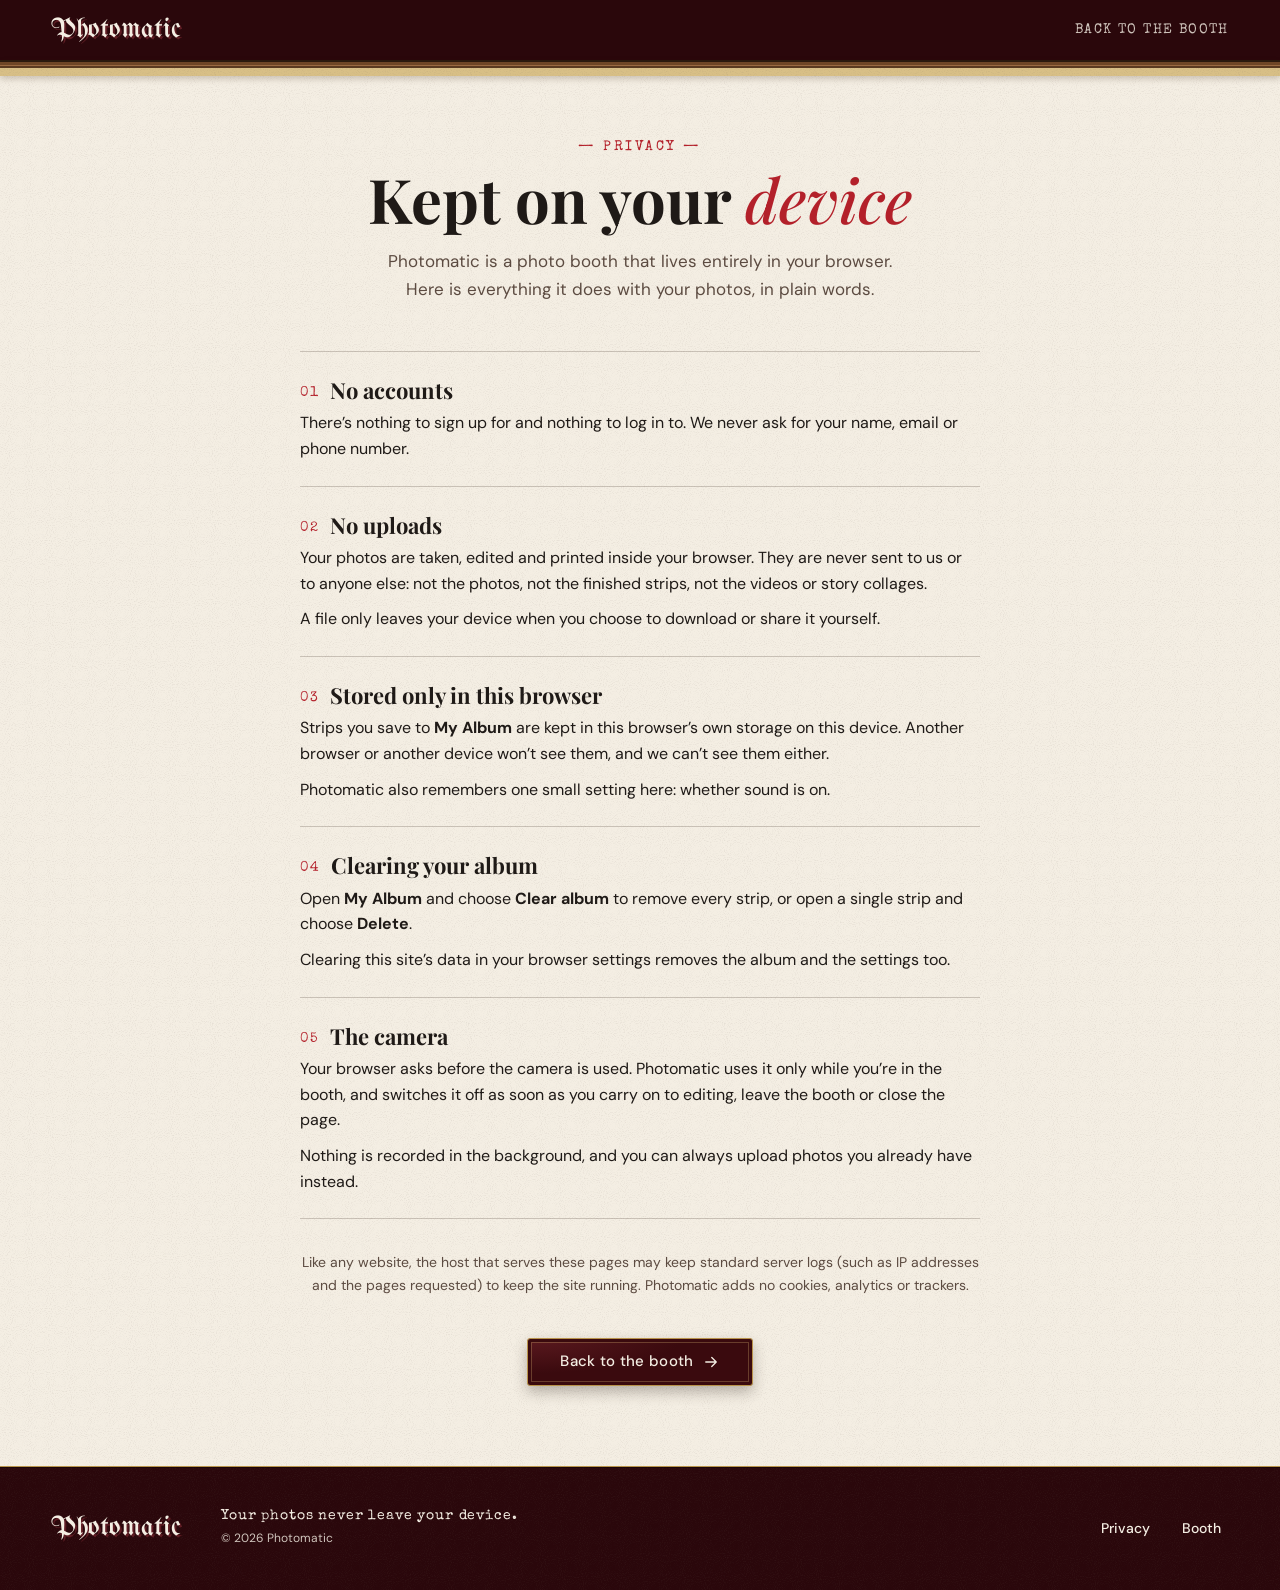
<file: privacy.html>
<!doctype html>
<html lang="en">
<head>
  <meta charset="utf-8">
  <meta name="viewport" content="width=device-width, initial-scale=1, viewport-fit=cover">
  <title>Privacy · Photomatic</title>
  <meta name="description" content="Photomatic has no accounts and no uploads. Your photos are taken, edited and kept only in your browser, on your device.">
  <meta name="theme-color" content="#2A070B">
  <!-- absolute URL: the site's address lives in one place, SITE_URL in tools/set-site-url.py -->
  <link rel="canonical" href="https://photomatic.vercel.app/privacy.html" data-site>
  <link rel="icon" href="/assets/favicon.svg" type="image/svg+xml">
  <link rel="icon" href="/assets/favicon-32.png" sizes="32x32" type="image/png">
  <link rel="apple-touch-icon" href="/assets/apple-touch-icon.png">
  <link rel="manifest" href="/manifest.json">
  <link rel="preload" href="/assets/fonts/playfair-display-normal.woff2" as="font" type="font/woff2" crossorigin>
  <style>
    @font-face { font-family: "Playfair Display"; font-style: normal; font-weight: 400 900; font-display: swap; src: url("/assets/fonts/playfair-display-normal.woff2") format("woff2"); }
    @font-face { font-family: "Playfair Display"; font-style: italic; font-weight: 400 900; font-display: swap; src: url("/assets/fonts/playfair-display-italic.woff2") format("woff2"); }
    @font-face { font-family: "DM Sans"; font-style: normal; font-weight: 400 800; font-display: swap; src: url("/assets/fonts/dm-sans-normal.woff2") format("woff2"); }
    @font-face { font-family: "Special Elite"; font-style: normal; font-weight: 400; font-display: swap; src: url("/assets/fonts/special-elite-normal.woff2") format("woff2"); }
    @font-face { font-family: "UnifrakturMaguntia"; font-style: normal; font-weight: 400; font-display: swap; src: url("/assets/fonts/unifrakturmaguntia-normal.woff2") format("woff2"); }
    :root {
      --ink: #1F1A17; --muted: #5C4B41; --cream: #F4EEE3; --oxblood: #3A0A0E; --cherry: #B3202A; --gold: #B8934A;
      --ease-calm: cubic-bezier(.22, .61, .36, 1);
      --grain: url("data:image/svg+xml,%3Csvg xmlns='http://www.w3.org/2000/svg' width='256' height='256'%3E%3Cfilter id='n' x='0' y='0'%3E%3CfeTurbulence type='fractalNoise' baseFrequency='.95' numOctaves='1' stitchTiles='stitch'/%3E%3CfeColorMatrix values='0 0 0 0 .165 0 0 0 0 .13 0 0 0 0 .11 .34 0 0 0 -.17'/%3E%3C/filter%3E%3Crect width='256' height='256' filter='url(%23n)'/%3E%3C/svg%3E") 0 0 / 256px;
    }
    * { box-sizing: border-box; }
    html, body { margin: 0; }
    body {
      display: grid;
      grid-template-rows: auto 1fr auto;
      min-height: 100svh;
      color: var(--ink);
      font: 400 1rem / 1.6 "DM Sans", system-ui, sans-serif;
      -webkit-font-smoothing: antialiased;
      overflow-x: clip;
      background: var(--grain), var(--cream);
    }
    a { color: inherit; }
    :focus-visible { outline: 2px solid var(--oxblood); outline-offset: 3px; border-radius: 2px; }
    .skip { position: absolute; left: 16px; top: -100px; display: inline-flex; align-items: center; min-height: 44px; padding: 0 16px; background: var(--cream); color: var(--ink); font-weight: 700; border-radius: 4px; z-index: 5; }
    .skip:focus { top: 16px; }

    /* the same oxblood bar as the site, with the wood rail of How it works under it */
    .bar {
      display: flex; align-items: center; justify-content: space-between; gap: 16px;
      height: 60px; padding: 0 max(16px, 4vw, env(safe-area-inset-left));
      background: #2A070B;
    }
    .bar a { display: inline-flex; align-items: center; min-height: 44px; text-decoration: none; }
    .mark { color: var(--cream); font: 400 1.75rem / 1 "UnifrakturMaguntia", Georgia, serif; text-shadow: 2px 2px 0 #5E1C23; }
    .back { color: rgb(244 238 227 / .82); font: 400 .875rem / 1 "Special Elite", "Courier New", monospace; letter-spacing: .1em; text-transform: uppercase; }
    .back:hover { color: var(--cream); }
    .rail { height: 16px; background: linear-gradient(#2A190D 0 2px, #6E4626 2px 5px, #9A6A42 5px 6px, #5A3A20 6px 8px, transparent 8px), var(--grain), #D8BF86; box-shadow: 0 3px 6px rgb(60 36 14 / .22); }

    main { width: min(100% - 32px, 680px); margin: 0 auto; padding: 64px 0 80px; }
    .head { display: grid; justify-items: center; gap: 12px; margin-bottom: 48px; text-align: center; }
    .kicker { margin: 0; font: 400 .875rem / 1 "Special Elite", "Courier New", monospace; letter-spacing: .18em; text-transform: uppercase; color: var(--cherry); }
    h1 { margin: 0; font: 700 clamp(2.25rem, 1.6rem + 2.8vw, 4rem) / 1.08 "Playfair Display", Georgia, serif; }
    h1 em { font-weight: 500; color: var(--cherry); }
    .lede { max-width: 44ch; margin: 4px 0 0; color: var(--muted); font-size: 1.0625rem; }

    /* each point is a short paragraph under a typewritten label on a ruled line */
    section { padding: 24px 0; border-top: 1px solid rgb(92 75 65 / .28); }
    section:last-of-type { border-bottom: 1px solid rgb(92 75 65 / .28); }
    h2 { margin: 0 0 6px; font: 700 1.375rem / 1.3 "Playfair Display", Georgia, serif; }
    h2 span { margin-right: 10px; color: var(--cherry); font: 400 .875rem / 1 "Special Elite", "Courier New", monospace; letter-spacing: .1em; vertical-align: 3px; }
    p { margin: 0; }
    p + p { margin-top: 10px; }
    .note { margin-top: 32px; color: var(--muted); font-size: .875rem; text-align: center; }
    .btn {
      display: inline-flex; align-items: center; gap: 8px; min-height: 48px; margin-top: 32px; padding: 0 32px;
      border: 1px solid var(--gold); border-radius: 3px; color: var(--cream); text-decoration: none;
      font: 500 .9375rem / 1 "DM Sans", system-ui, sans-serif; letter-spacing: .02em;
      background: radial-gradient(110% 120% at 0% 0%, rgb(150 52 62 / .35), transparent 62%), var(--oxblood);
      box-shadow: inset 0 0 0 3px var(--oxblood), inset 0 0 0 4px rgb(226 194 122 / .28), 0 6px 14px rgb(42 33 28 / .3);
      transition: background-color 250ms var(--ease-calm), border-color 250ms var(--ease-calm), transform 250ms var(--ease-calm);
    }
    .btn:hover { background-color: #4E1218; border-color: #E2C27A; transform: translateY(-1px); }
    .center { text-align: center; }

    /* the site footer */
    footer { padding: 40px max(16px, 4vw) calc(40px + env(safe-area-inset-bottom)); color: rgb(244 238 227 / .82); background: var(--grain), #2A070B; box-shadow: inset 0 1px 0 var(--gold), inset 0 2px 0 rgb(0 0 0 / .35); }
    .foot { display: grid; grid-template-columns: auto 1fr auto; grid-template-areas: "mark line links" "mark copy links"; align-items: center; column-gap: 40px; max-width: 1200px; margin: 0 auto; }
    .foot .mark { grid-area: mark; display: inline-flex; align-items: center; min-height: 44px; font-size: 1.75rem; text-decoration: none; }
    .foot-line { grid-area: line; color: var(--cream); font: 400 .875rem / 1.4 "Special Elite", "Courier New", monospace; letter-spacing: .06em; }
    .foot-copy { grid-area: copy; font-size: .75rem; }
    .foot nav { grid-area: links; display: flex; gap: 16px; }
    .foot nav a { display: inline-flex; align-items: center; min-height: 44px; padding: 0 8px; color: var(--cream); font: 500 .875rem / 1 "DM Sans", system-ui, sans-serif; text-decoration: underline 1.5px transparent; text-underline-offset: 6px; transition: text-decoration-color 250ms var(--ease-calm); }
    .foot nav a:hover { text-decoration-color: var(--gold); }
    footer :focus-visible { outline-color: var(--cream); }
    @media (max-width: 640px) {
      main { padding-top: 48px; }
      .foot { grid-template-columns: 1fr; grid-template-areas: "mark" "line" "links" "copy"; justify-items: center; row-gap: 8px; text-align: center; }
    }
  </style>
</head>
<body>
  <a class="skip" href="#main">Skip to content</a>
  <header>
    <div class="bar">
      <a class="mark" href="/" aria-label="Photomatic, home">Photomatic</a>
      <a class="back" href="/">Back to the booth</a>
    </div>
    <div class="rail" aria-hidden="true"></div>
  </header>

  <main id="main">
    <div class="head">
      <p class="kicker">— Privacy —</p>
      <h1>Kept on your <em>device</em></h1>
      <p class="lede">Photomatic is a photo booth that lives entirely in your browser. Here is everything it does with your photos, in plain words.</p>
    </div>

    <section aria-labelledby="p-accounts">
      <h2 id="p-accounts"><span>01</span>No accounts</h2>
      <p>There’s nothing to sign up for and nothing to log in to. We never ask for your name, email or phone number.</p>
    </section>

    <section aria-labelledby="p-uploads">
      <h2 id="p-uploads"><span>02</span>No uploads</h2>
      <p>Your photos are taken, edited and printed inside your browser. They are never sent to us or to anyone else: not the photos, not the finished strips, not the videos or story collages.</p>
      <p>A file only leaves your device when you choose to download or share it yourself.</p>
    </section>

    <section aria-labelledby="p-stored">
      <h2 id="p-stored"><span>03</span>Stored only in this browser</h2>
      <p>Strips you save to <b>My Album</b> are kept in this browser’s own storage on this device. Another browser or another device won’t see them, and we can’t see them either.</p>
      <p>Photomatic also remembers one small setting here: whether sound is on.</p>
    </section>

    <section aria-labelledby="p-clear">
      <h2 id="p-clear"><span>04</span>Clearing your album</h2>
      <p>Open <b>My Album</b> and choose <b>Clear album</b> to remove every strip, or open a single strip and choose <b>Delete</b>.</p>
      <p>Clearing this site’s data in your browser settings removes the album and the settings too.</p>
    </section>

    <section aria-labelledby="p-camera">
      <h2 id="p-camera"><span>05</span>The camera</h2>
      <p>Your browser asks before the camera is used. Photomatic uses it only while you’re in the booth, and switches it off as soon as you carry on to editing, leave the booth or close the page.</p>
      <p>Nothing is recorded in the background, and you can always upload photos you already have instead.</p>
    </section>

    <p class="note">Like any website, the host that serves these pages may keep standard server logs (such as IP addresses and the pages requested) to keep the site running. Photomatic adds no cookies, analytics or trackers.</p>
    <p class="center"><a class="btn" href="/#booth">Back to the booth <svg width="18" height="18" viewBox="0 0 24 24" fill="none" stroke="currentColor" stroke-width="1.75" stroke-linecap="round" stroke-linejoin="round" aria-hidden="true"><path d="M5 12h14M13 6l6 6-6 6"/></svg></a></p>
  </main>

  <footer>
    <div class="foot">
      <a class="mark" href="/" aria-label="Photomatic, home">Photomatic</a>
      <p class="foot-line">Your photos never leave your device.</p>
      <nav aria-label="Footer"><a href="/privacy.html" aria-current="page">Privacy</a><a href="/#booth">Booth</a></nav>
      <p class="foot-copy">© 2026 Photomatic</p>
    </div>
  </footer>
</body>
</html>
</file>
<file: style.css>
/* =========================================================
   PHOTOMATIC · a vintage scrapbook spread on an oxblood velvet table
   Layout stays on a calm grid. Every decoration is attached to
   something (tape, pin, clip, seal) and never takes clicks.
   ========================================================= */

/* Fonts: self-hosted latin subsets (nothing is fetched from third parties), plus local fallbacks
   sized to the same metrics so text does not jump when the real font swaps in. */
@font-face { font-family: "Abril Fatface"; font-style: normal; font-weight: 400; font-display: swap; src: url("assets/fonts/abril-fatface-normal.woff2") format("woff2"); unicode-range: U+0000-00FF, U+0131, U+0152-0153, U+02BB-02BC, U+02C6, U+02DA, U+02DC, U+0304, U+0308, U+0329, U+2000-206F, U+20AC, U+2122, U+2191, U+2193, U+2212, U+2215, U+FEFF, U+FFFD; }
@font-face { font-family: "Bebas Neue"; font-style: normal; font-weight: 400; font-display: swap; src: url("assets/fonts/bebas-neue-normal.woff2") format("woff2"); unicode-range: U+0000-00FF, U+0131, U+0152-0153, U+02BB-02BC, U+02C6, U+02DA, U+02DC, U+0304, U+0308, U+0329, U+2000-206F, U+20AC, U+2122, U+2191, U+2193, U+2212, U+2215, U+FEFF, U+FFFD; }
@font-face { font-family: "Bodoni Moda"; font-style: normal; font-weight: 700; font-display: swap; src: url("assets/fonts/bodoni-moda-normal.woff2") format("woff2"); unicode-range: U+0000-00FF, U+0131, U+0152-0153, U+02BB-02BC, U+02C6, U+02DA, U+02DC, U+0304, U+0308, U+0329, U+2000-206F, U+20AC, U+2122, U+2191, U+2193, U+2212, U+2215, U+FEFF, U+FFFD; }
@font-face { font-family: "DM Sans"; font-style: normal; font-weight: 400 800; font-display: swap; src: url("assets/fonts/dm-sans-normal.woff2") format("woff2"); unicode-range: U+0000-00FF, U+0131, U+0152-0153, U+02BB-02BC, U+02C6, U+02DA, U+02DC, U+0304, U+0308, U+0329, U+2000-206F, U+20AC, U+2122, U+2191, U+2193, U+2212, U+2215, U+FEFF, U+FFFD; }
@font-face { font-family: "Pinyon Script"; font-style: normal; font-weight: 400; font-display: swap; src: url("assets/fonts/pinyon-script-normal.woff2") format("woff2"); unicode-range: U+0000-00FF, U+0131, U+0152-0153, U+02BB-02BC, U+02C6, U+02DA, U+02DC, U+0304, U+0308, U+0329, U+2000-206F, U+20AC, U+2122, U+2191, U+2193, U+2212, U+2215, U+FEFF, U+FFFD; }
@font-face { font-family: "Playfair Display"; font-style: italic; font-weight: 400 900; font-display: swap; src: url("assets/fonts/playfair-display-italic.woff2") format("woff2"); unicode-range: U+0000-00FF, U+0131, U+0152-0153, U+02BB-02BC, U+02C6, U+02DA, U+02DC, U+0304, U+0308, U+0329, U+2000-206F, U+20AC, U+2122, U+2191, U+2193, U+2212, U+2215, U+FEFF, U+FFFD; }
@font-face { font-family: "Playfair Display"; font-style: normal; font-weight: 400 900; font-display: swap; src: url("assets/fonts/playfair-display-normal.woff2") format("woff2"); unicode-range: U+0000-00FF, U+0131, U+0152-0153, U+02BB-02BC, U+02C6, U+02DA, U+02DC, U+0304, U+0308, U+0329, U+2000-206F, U+20AC, U+2122, U+2191, U+2193, U+2212, U+2215, U+FEFF, U+FFFD; }
@font-face { font-family: "Special Elite"; font-style: normal; font-weight: 400; font-display: swap; src: url("assets/fonts/special-elite-normal.woff2") format("woff2"); unicode-range: U+0000-00FF, U+0131, U+0152-0153, U+02BB-02BC, U+02C6, U+02DA, U+02DC, U+0304, U+0308, U+0329, U+2000-206F, U+20AC, U+2122, U+2191, U+2193, U+2212, U+2215, U+FEFF, U+FFFD; }
@font-face { font-family: "UnifrakturMaguntia"; font-style: normal; font-weight: 400; font-display: swap; src: url("assets/fonts/unifrakturmaguntia-normal.woff2") format("woff2"); unicode-range: U+0000-004F, U+0051-0060, U+0062, U+0064-0067, U+006A-006C, U+006E, U+0070-0073, U+0075-00FF, U+0131, U+0152-0153, U+02BB-02BC, U+02C6, U+02DA, U+02DC, U+0304, U+0308, U+0329, U+2000-206F, U+20AC, U+2122, U+2191, U+2193, U+2212, U+2215, U+FEFF, U+FFFD; }
/* the wordmark's eight letters, embedded (2.8 KB), so "Photomatic" is in its real face from the first frame */
@font-face { font-family: "UnifrakturMaguntia"; font-style: normal; font-weight: 400; font-display: swap; src: url("[data-uri]") format("woff2"); unicode-range: U+0050, U+0061, U+0063, U+0068-0069, U+006D, U+006F, U+0074; }
@font-face { font-family: "UnifrakturMaguntia Fallback"; src: local("Georgia"); size-adjust: 90.62%; ascent-override: 86.59%; descent-override: 27.64%; line-gap-override: 0.00%; }
@font-face { font-family: "Playfair Display Fallback"; src: local("Georgia"); size-adjust: 100.56%; ascent-override: 107.60%; descent-override: 24.96%; line-gap-override: 0.00%; }
@font-face { font-family: "Playfair Display Fallback"; src: local("Georgia"); font-style: italic; size-adjust: 93.34%; ascent-override: 115.92%; descent-override: 26.89%; line-gap-override: 0.00%; }
@font-face { font-family: "Special Elite Fallback"; src: local("Courier New"); size-adjust: 88.28%; ascent-override: 79.64%; descent-override: 33.63%; line-gap-override: 0.00%; }
@font-face { font-family: "Abril Fatface Fallback"; src: local("Georgia"); size-adjust: 99.98%; ascent-override: 105.82%; descent-override: 29.11%; line-gap-override: 0.00%; }
@font-face { font-family: "DM Sans Fallback"; src: local("Arial"); size-adjust: 91.87%; ascent-override: 107.98%; descent-override: 33.74%; line-gap-override: 0.00%; }

/* ---------------------------------------------------------
   1. Tokens
   --------------------------------------------------------- */
:root {
  /* palette (AA): cream/oxblood 14.8, cream/navy 12.4, ink/kraft 7.8, ink/butter 12.3,
     ink/sage 7.9, ink/blush 9.6, cherry/cream 5.8, cherry/butter 4.7, oxblood/butter 12.2,
     dusty-blue/navy 6.7, butter/navy 10.2, red-oxide/blush 7.0. Muted text never sits on kraft. */
  --cream: #F4EEE3;
  --paper: #E9DFCC;
  --butter: #EBD9A0;
  --kraft: #C9A97A;
  --oxblood: #3A0A0E;
  --red-oxide: #5E1C23;
  --ink: #1F1A17;
  --cherry: #B3202A;
  --dusty-blue: #9FB4C7;
  --navy: #1E2A44;
  --sage: #A7B49A;
  --blush: #E8B4B8;
  --gold: #B8934A;
  --muted: #5C4B41;

  --ivory: #FAF6EE;               /* polaroid card, lace */
  --manila: #D9C49A;              /* folder tabs */
  --ease-calm: cubic-bezier(.22, .61, .36, 1);   /* the site easing: hovers, swings, lifts */
  --gold-edge: #B08A3A;           /* selected border */
  --gold-line: #B8934A;           /* thin gold rules and button borders */
  --linen: #D9CDB6;               /* unselected border on light paper */
  --chip-cream: #FBF6EC;
  --seal: radial-gradient(circle at 35% 30%, #F6E2A6, #D9B460 55%, #9A7630);
  --line: rgb(92 75 65 / .28);
  --line-strong: rgb(92 75 65 / .55);
  --scrim: rgb(20 12 10 / .6);
  --deep: #1C0407;

  /* motion: one set of durations, one ease-out, one spring */
  --dur-1: 150ms; --dur-2: 300ms; --dur-3: 600ms; --dur-4: 900ms;
  --ease-out: cubic-bezier(.22, .8, .24, 1);
  --spring: cubic-bezier(.34, 1.56, .64, 1);

  /* textures (set by textures.js; these are safe fallbacks) */
  --tex-grain: none;
  --tex-velvet: none;
  --tex-crumple: none;
  --tex-brushed: none;
  --tex-letter: none;
  /* the subtle grain is a static noise tile, so it is there on the first paint (no script needed) */
  --tex-grain-subtle: url("data:image/svg+xml,%3Csvg xmlns='http://www.w3.org/2000/svg' width='256' height='256'%3E%3Cfilter id='n' x='0' y='0'%3E%3CfeTurbulence type='fractalNoise' baseFrequency='.95' numOctaves='1' stitchTiles='stitch'/%3E%3CfeColorMatrix values='0 0 0 0 .165 0 0 0 0 .13 0 0 0 0 .11 .34 0 0 0 -.17'/%3E%3C/filter%3E%3Crect width='256' height='256' filter='url(%23n)'/%3E%3C/svg%3E");
  --tex-grain-strong: none;
  /* grain tokens: subtle for big surfaces, paper for cards, strong only for small accents */
  --grain-subtle: var(--tex-grain-subtle) 0 0 / 256px;
  --grain-paper: var(--tex-grain-subtle) 0 0 / 256px;
  --grain-strong: var(--tex-grain-strong) 0 0 / 256px;
  --img-bulldog: none;

  /* patterns */
  --gingham:
    linear-gradient(90deg, rgb(94 28 35 / .42) 50%, transparent 0) 0 0 / 14px 14px,
    linear-gradient(rgb(94 28 35 / .42) 50%, transparent 0) 0 0 / 14px 14px,
    var(--cream);
  --candy: repeating-linear-gradient(90deg, var(--cream) 0 9px, var(--red-oxide) 9px 18px);
  --polka-cream:
    radial-gradient(var(--ink) 20%, transparent 22%) 0 0 / 16px 16px,
    radial-gradient(var(--ink) 20%, transparent 22%) 8px 8px / 16px 16px,
    var(--cream);
  --checker: conic-gradient(var(--ink) 25%, var(--cream) 0 50%, var(--ink) 0 75%, var(--cream) 0) 0 0 / 16px 16px;
  --lined:
    linear-gradient(90deg, transparent 38px, rgb(158 27 34 / .45) 38px 39.5px, transparent 39.5px),
    repeating-linear-gradient(transparent 0 27px, rgb(177 199 212 / .85) 27px 28px);
  --stars: url("data:image/svg+xml,%3Csvg xmlns='http://www.w3.org/2000/svg' width='120' height='120'%3E%3Cg fill='%23F4EEE3'%3E%3Cpath d='M20 14l2 5 5 2-5 2-2 5-2-5-5-2 5-2z'/%3E%3Ccircle cx='78' cy='30' r='1.4'/%3E%3Ccircle cx='54' cy='70' r='1'/%3E%3Cpath d='M94 82l1.5 3.5 3.5 1.5-3.5 1.5-1.5 3.5-1.5-3.5-3.5-1.5 3.5-1.5z'/%3E%3Ccircle cx='30' cy='100' r='1.2'/%3E%3Ccircle cx='108' cy='8' r='.9'/%3E%3C/g%3E%3C/svg%3E");

  /* edges (masks) */
  --torn-b: url("data:image/svg+xml,%3Csvg xmlns='http://www.w3.org/2000/svg' width='200' height='12' preserveAspectRatio='none'%3E%3Cpath d='M0 0H200V7L191 9 182 5 171 10 160 6 151 11 140 6 128 10 119 5 108 9 97 6 86 11 75 7 64 10 53 5 42 9 31 6 20 10 9 6 0 7Z'/%3E%3C/svg%3E");
  /* the hero note's tear: irregular teeth and a few fibres, 400px tiles; the top edge is shallower */
  --tear-top: url("data:image/svg+xml,%3Csvg xmlns='http://www.w3.org/2000/svg' width='400' height='6' preserveAspectRatio='none'%3E%3Cpath d='M0 6 L0 1.1 L3.8 1.3 L9.4 0.4 L15.6 0.4 L25.1 0.5 L35.7 1.2 L47.2 1.7 L50.7 0.3 L58.1 1.3 L61.2 0.4 L67.3 0.8 L72.3 2.3 L79.7 1.2 L84.7 1.9 L93.6 0.5 L101.8 1.5 L116.2 1.4 L122.6 2.5 L130.8 0.2 L141.7 1.6 L149.9 0.3 L153.4 0.2 L158.0 0.6 L164.3 1.3 L184.8 0.7 L194.8 1.8 L199.3 0.7 L204.0 0.3 L211.3 3.0 L219.1 1.4 L238.7 2.7 L244.6 0.2 L247.6 0.6 L250.6 0.3 L256.2 0.2 L259.9 0.7 L263.5 2.6 L270.1 0.4 L274.8 1.6 L285.4 1.1 L288.1 1.2 L306.8 0.7 L315.9 1.2 L320.3 2.4 L340.1 2.4 L347.0 0.9 L351.9 0.2 L367.8 2.9 L382.8 0.7 L387.1 1.6 L397 1.7 L400 1.1 L400 6 Z'/%3E%3Cpath d='M42.2 0.8 l0.8 -2.4 l0.96 2.4 Z'/%3E%3Cpath d='M295.1 1.2 l0.9 -1.5 l0.83 1.5 Z'/%3E%3Cpath d='M136.4 0.7 l-0.3 -2.5 l1.06 2.5 Z'/%3E%3Cpath d='M162.5 0.7 l-1.0 -2.2 l1.16 2.2 Z'/%3E%3C/svg%3E");
  --tear-bottom: url("data:image/svg+xml,%3Csvg xmlns='http://www.w3.org/2000/svg' width='400' height='12' preserveAspectRatio='none'%3E%3Cpath d='M0 0 L0 9.0 L21.4 7.3 L27.5 8.9 L33.8 10.2 L37.0 8.1 L45.8 9.6 L53.3 7.3 L68.3 7.9 L76.4 9.8 L85.0 8.6 L89.0 10.4 L102.2 10.6 L107.0 8.2 L112.7 9.9 L119.9 10.0 L128.4 7.6 L138.7 8.0 L149.5 10.9 L158.8 6.9 L180.3 8.6 L185.7 7.0 L188.9 9.1 L210.3 10.2 L214.3 8.5 L220.3 7.3 L230.4 5.5 L236.4 6.9 L241.0 9.9 L248.2 8.4 L256.1 9.7 L269.8 7.1 L276.9 10.1 L283.2 8.1 L292.4 11.8 L300.7 10.4 L303.9 8.2 L311.0 8.8 L321.1 11.8 L337.6 5.9 L342.6 9.8 L353.2 9.7 L362.7 9.1 L367.5 10.7 L377.3 9.0 L380.8 8.7 L394.6 7.5 L400 9.0 L400 0 Z'/%3E%3Cpath d='M383.4 8.5 l0.9 1.8 l0.94 -1.8 Z'/%3E%3Cpath d='M114.7 9.5 l1.0 2.0 l0.75 -2.0 Z'/%3E%3Cpath d='M44.3 9.7 l0.5 2.4 l1.02 -2.4 Z'/%3E%3Cpath d='M121.4 9.5 l0.5 3.4 l0.55 -3.4 Z'/%3E%3Cpath d='M74.5 9.3 l-1.0 3.3 l1.18 -3.3 Z'/%3E%3Cpath d='M17.3 8.4 l0.7 2.0 l0.93 -2.0 Z'/%3E%3Cpath d='M188.2 8.6 l0.8 2.7 l1.0 -2.7 Z'/%3E%3C/svg%3E");
  --torn-r: url("data:image/svg+xml,%3Csvg xmlns='http://www.w3.org/2000/svg' width='12' height='200' preserveAspectRatio='none'%3E%3Cpath d='M0 0V200H7L9 191 5 182 10 171 6 160 11 151 6 140 10 128 5 119 9 108 6 97 11 86 7 75 10 64 5 53 9 42 6 31 10 20 6 9 7 0Z'/%3E%3C/svg%3E");

  /* spacing: 8px scale */
  --s-1: 4px; --s0: 8px; --s1: 12px; --s2: 16px; --s3: 24px; --s4: 32px; --s5: 40px; --s6: 48px; --s8: 64px; --s10: 80px; --s12: 96px;
  --r-sm: 4px; --r-md: 8px; --r-pill: 999px;

  /* soft, realistic paper shadows */
  --lift-1: 0 1px 1px rgb(20 4 6 / .25), 0 3px 8px rgb(20 4 6 / .25);
  --lift-2: 0 2px 2px rgb(20 4 6 / .22), 0 10px 24px rgb(20 4 6 / .35);
  --lift-3: 0 4px 6px rgb(20 4 6 / .2), 0 22px 48px rgb(20 4 6 / .45);

  --font-logo: "UnifrakturMaguntia", "UnifrakturMaguntia Fallback", "Old English Text MT", serif;
  --font-serif: "Playfair Display", "Playfair Display Fallback", Didot, Georgia, serif;
  --font-script: "Pinyon Script", cursive;
  --font-type: "Special Elite", "Special Elite Fallback", "Courier New", Courier, monospace;
  --font-sans: "DM Sans", "DM Sans Fallback", system-ui, -apple-system, "Segoe UI", sans-serif;

  /* type scale: only these sizes are used. Minimums: 14px for body, descriptions, links and buttons;
     12px for labels, kickers, captions, sub-labels, stamps and hints (typewriter tracked at most .2em);
     illustration lettering at least 9px. */
  --fs-12: .75rem; --fs-14: .875rem; --fs-16: 1rem; --fs-18: 1.125rem; --fs-22: 1.375rem;
  --fs-28: 1.75rem; --fs-36: 2.25rem; --fs-48: 3rem; --fs-64: 4rem;
  --fs-xs: var(--fs-12);
  --fs-sm: var(--fs-14);
  --fs-base: var(--fs-16);
  --fs-lg: clamp(var(--fs-16), .95rem + .3vw, var(--fs-18));
  --fs-h3: clamp(var(--fs-18), 1rem + .6vw, var(--fs-22));
  --fs-h2: clamp(var(--fs-36), 1.6rem + 2.8vw, var(--fs-64));
  --lh-tight: 1.1; --lh-snug: 1.3; --lh-body: 1.55;
  --track-caps: .12em;
  /* one light source, top left */
  --drop: drop-shadow(3px 6px 6px rgb(14 2 4 / .42));
  --drop-lg: drop-shadow(5px 12px 14px rgb(14 2 4 / .48));

  --ease: var(--ease-out);
  --t-fast: 160ms;
  --t: 260ms;

  --z-deco: 0; --z-content: 1; --z-sticky: 50; --z-sheet: 60; --z-menu: 70; --z-toast: 90; --z-tx: 1000;

  --max: 1200px;
  --gutter: clamp(16px, 4vw, 40px);
  --topbar-h: 60px;
  --marquee-h: 30px;
  --header-h: calc(var(--topbar-h) + var(--marquee-h));
  --tap: 44px;
}

/* ---------------------------------------------------------
   2. Base
   --------------------------------------------------------- */
*, *::before, *::after { box-sizing: border-box; }
[hidden] { display: none !important; }
/* belt-and-suspenders: these sections have display:grid which can beat [hidden] if a specificity race occurs */
.booth-setup[hidden], .booth-live[hidden], .booth-review[hidden], .booth-develop[hidden] { display: none !important; }
html {
  -webkit-text-size-adjust: 100%;
  scrollbar-gutter: stable;
  background: var(--oxblood);
}
html, body { margin: 0; }
body {
  /* every page has its own colour set; text and focus colours follow it */
  --fg: var(--cream);
  --fg-muted: rgb(244 238 227 / .76);
  --focus: var(--cream);
  --kicker: var(--dusty-blue);
  --accent: var(--butter);
  min-height: 100svh;
  min-height: 100dvh;
  overflow-x: clip;
  color: var(--fg);
  font-family: var(--font-sans);
  font-size: var(--fs-base);
  line-height: 1.55;
  -webkit-font-smoothing: antialiased;
  -webkit-tap-highlight-color: transparent;
}
/* the room behind each page (::before) and a soft lamp vignette (::after) */
body::before, body::after {
  content: "";
  position: fixed;
  inset: 0;
  z-index: -1;
  pointer-events: none;
}
body::before { background: var(--grain-subtle), var(--navy); }
/* on the home screen extend the wallpaper scene behind the fixed header so there is no seam */
body[data-screen="home"] .scene { top: calc(-1 * var(--header-h)); }
body::after { background: radial-gradient(120% 90% at 50% 35%, transparent 50%, rgb(8 10 20 / .55) 100%); }
/* booth: a deep navy room */
body[data-screen="booth"]::before {
  /* a warm spotlight from above on the menu card */
  background: radial-gradient(36% 46% at 50% 34%, rgb(255 214 150 / .16), transparent 72%), radial-gradient(60% 55% at 50% 38%, rgb(80 104 150 / .4), transparent 70%), var(--grain-subtle), linear-gradient(#22304D, #131A2C);
}
/* editor: a craft table in the same room as How it works: the cream paper wall, the same thin wood
   rail under the marquee, ink text */
body[data-screen="editor"] { --fg: var(--ink); --fg-muted: var(--muted); --focus: var(--oxblood); --kicker: var(--cherry); --accent: var(--cherry); }
body[data-screen="editor"]::before {
  background:
    linear-gradient(#2A190D 0 2px, #6E4626 2px 5px, #9A6A42 5px 6px, #5A3A20 6px 8px, #D8BF86 8px 16px, rgb(60 36 14 / .16) 16px, transparent 22px) 0 var(--header-h) / 100% 22px no-repeat,
    radial-gradient(70% 60% at 40% 30%, rgb(255 236 200 / .45), transparent 75%),
    var(--grain-subtle),
    var(--cream);
}
/* reveal: a dark oxblood velvet table; the warm spotlight behind the strip is .reveal-spot */
body[data-screen="reveal"] { --fg: var(--cream); --fg-muted: rgb(244 238 227 / .78); --focus: var(--butter); --kicker: var(--dusty-blue, #A9BCD0); --accent: var(--butter); }
body[data-screen="reveal"]::before {
  background:
    var(--tex-velvet) 0 0 / 512px,
    var(--grain-subtle),
    var(--oxblood);
}
/* album: deep oxblood velvet with a faint tone-on-tone dot */
body[data-screen="album"] { --fg: var(--ink); --fg-muted: var(--muted); --focus: var(--oxblood); --kicker: var(--cherry); --accent: var(--cherry); }
body[data-screen="album"]::before {
  background:
    radial-gradient(50% 45% at 50% 40%, rgb(150 52 62 / .28), transparent 75%),
    radial-gradient(rgb(120 34 44 / .55) 1.4px, transparent 2px) 0 0 / 22px 22px,
    radial-gradient(rgb(120 34 44 / .35) 1.4px, transparent 2px) 11px 11px / 22px 22px,
    var(--tex-velvet) 0 0 / 512px,
    var(--grain-subtle),
    #320A0E;
}
body[data-screen="editor"]::after { background: radial-gradient(120% 100% at 45% 35%, transparent 60%, rgb(90 60 30 / .14) 100%); }
body[data-screen="reveal"]::after { background: radial-gradient(105% 88% at 50% 45%, transparent 36%, rgb(14 2 4 / .76) 100%); }
/* on tablet the viewport is squarer so the vignette corners are more prominent; soften them */
@media (max-width: 960px) {
  body[data-screen="reveal"]::after {
    background: radial-gradient(120% 110% at 50% 42%, transparent 40%, rgb(14 2 4 / .5) 100%);
  }
}
body[data-screen="album"]::after {
  background: radial-gradient(110% 90% at 50% 42%, transparent 48%, rgb(10 2 4 / .6) 100%);
}

button, input, select, textarea { font: inherit; color: inherit; }
/* prevent double-tap zoom delay on interactive elements */
button, a, [role="button"] { touch-action: manipulation; }
/* prevent iOS auto-zoom on input focus (font-size must be ≥ 16px) */
input, select, textarea { font-size: max(1rem, 16px); }
img, svg, video, canvas { display: block; max-width: 100%; }
h1, h2, h3, p, figure, fieldset, ol, ul { margin: 0; }
ol, ul { padding: 0; list-style: none; }
fieldset { border: 0; padding: 0; min-width: 0; }
legend { padding: 0; }
a { color: inherit; }

.visually-hidden {
  position: absolute !important;
  width: 1px; height: 1px;
  overflow: hidden;
  clip: rect(0 0 0 0);
  clip-path: inset(50%);
  white-space: nowrap;
}
.skip-link {
  position: absolute;
  left: var(--s2); top: -100px;
  z-index: 200;
  display: inline-flex;
  align-items: center;
  min-height: var(--tap);
  padding: 0 var(--s2);
  background: var(--cream); color: var(--ink);
  border-radius: var(--r-sm);
  font-weight: 700;
}
.skip-link:focus { top: var(--s2); }

:focus-visible { outline: 2px solid var(--focus); outline-offset: 3px; border-radius: 2px; }
.hero :focus-visible, .paper-card :focus-visible, .menu-board :focus-visible, .panel :focus-visible,
.dialog :focus-visible, .tin-body :focus-visible, .how :focus-visible { outline-color: var(--oxblood); }
[tabindex="-1"]:focus { outline: none; }

.num { font-variant-numeric: tabular-nums; }

/* main is full width so scenes can run edge to edge; each screen centres its content */
main {
  position: relative;
  overflow-x: clip;
  padding: calc(var(--header-h) + var(--s4)) 0 var(--s10);
}
.screen { max-width: var(--max); margin-inline: auto; padding-inline: max(var(--gutter), env(safe-area-inset-left)) max(var(--gutter), env(safe-area-inset-right)); }

/* ---------------------------------------------------------
   3. Paper pieces, tape and attachments
   --------------------------------------------------------- */
.paper {
  color: var(--ink);
  background: var(--grain-paper), var(--cream);
}
/* washi tape: translucent, with torn zigzag ends */
.washi {
  position: absolute;
  z-index: 3;
  width: 112px;
  height: 28px;
  pointer-events: none;
  opacity: .9;
  box-shadow: 0 1px 2px rgb(20 4 6 / .2);
  clip-path: polygon(0 8%, 4% 0, 96% 4%, 100% 14%, 97% 30%, 100% 48%, 96% 66%, 100% 84%, 97% 100%, 3% 96%, 0 82%, 3% 64%, 0 46%, 3% 28%);
}
/* props drawn as static SVG by textures.js */
.bulldog-clip {
  position: absolute;
  pointer-events: none;
  background: center / contain no-repeat;
}
.bulldog-clip { width: 76px; aspect-ratio: 120 / 110; background-image: var(--img-bulldog); filter: drop-shadow(0 4px 3px rgb(20 4 6 / .35)); }

/* ---------------------------------------------------------
   4. Typography
   --------------------------------------------------------- */
.wordmark {
  font-family: var(--font-logo);
  font-weight: 400;
  line-height: 1;
  letter-spacing: .005em;
}
.wordmark-sm { font-size: var(--fs-28); color: var(--cream); text-shadow: 2px 2px 0 var(--red-oxide); }
.wordmark-xs { font-size: var(--fs-22); color: var(--cream); }

.typed { font-family: var(--font-type); font-size: var(--fs-lg); line-height: 1.5; }
.typed-sm { font-family: var(--font-type); font-size: var(--fs-sm); line-height: 1.55; }

.label {
  display: flex;
  align-items: baseline;
  justify-content: space-between;
  gap: var(--s0);
  margin-bottom: var(--s0);
  font-family: var(--font-sans);
  font-weight: 700;
  font-size: var(--fs-12);
  letter-spacing: var(--track-caps);
  text-transform: uppercase;
  color: var(--ink);
}
.label output { font-family: var(--font-sans); font-weight: 700; letter-spacing: 0; color: var(--muted); }
.hint { font-size: var(--fs-sm); line-height: 1.45; color: var(--muted); }
.hint:empty { display: none; }
.sub { color: var(--fg); text-align: center; }

/* the heading system: a typewriter kicker, then a roman + italic title
   with a red-pencil swash under the italic word (drawn from the start, never animated in) */
.heading-block { display: grid; justify-items: center; gap: var(--s1); text-align: center; }
.heading-left { justify-items: start; text-align: left; }
.kicker {
  font-family: var(--font-type);
  font-size: var(--fs-14);
  letter-spacing: .18em;
  text-transform: uppercase;
  color: var(--kicker);
}
.title {
  font-family: var(--font-serif);
  font-weight: 600;
  font-size: clamp(2.5rem, 1.6rem + 3vw, 4.5rem);
  line-height: 1;
  letter-spacing: -.01em;
  color: var(--fg);
}
.title em { position: relative; display: inline-block; font-style: italic; font-weight: 500; color: var(--accent); padding-right: .05em; }
.swash { position: absolute; left: -3%; bottom: -.2em; width: 108%; height: .24em; overflow: visible; pointer-events: none; }
.swash path { fill: none; stroke: var(--cherry); stroke-width: 2.8; stroke-linecap: round; vector-effect: non-scaling-stroke; opacity: .9; }
.swash path + path { stroke-width: 1.4; opacity: .55; }
body[data-screen="booth"] .swash path { stroke: var(--blush); }

/* ---------------------------------------------------------
   5. Top bar + marquee
   --------------------------------------------------------- */
.topbar {
  position: fixed;
  top: 0;
  left: 0;
  right: 0;
  z-index: var(--z-sticky);
  background: #2A070B;
  box-shadow: 0 1px 0 rgb(244 238 227 / .08), 0 8px 24px rgb(14 2 4 / .35);
  /* iOS Safari: promote to its own GPU layer so the bar stays fixed during momentum scroll */
  -webkit-transform: translateZ(0);
  transform: translateZ(0);
}
.topbar-inner {
  display: flex;
  align-items: center;
  justify-content: space-between;
  gap: var(--s3);
  max-width: var(--max);
  height: var(--topbar-h);
  margin-inline: auto;
  padding-inline: max(var(--gutter), env(safe-area-inset-left)) max(var(--gutter), env(safe-area-inset-right));
}
.wordmark-link { text-decoration: none; display: inline-flex; align-items: center; min-height: var(--tap); padding: var(--s-1) 0; }
.nav { display: flex; gap: var(--s4); }
.nav a {
  position: relative;
  padding: var(--s0) 0;
  font-family: var(--font-type);
  font-size: var(--fs-sm);
  letter-spacing: .1em;
  text-transform: uppercase;
  text-decoration: none;
  color: rgb(244 238 227 / .78);
  transition: color var(--t-fast);
}
.nav a:hover, .nav a[aria-current] { color: var(--cream); }
.nav a[aria-current]::after {
  content: "";
  position: absolute;
  left: 0; right: 0; bottom: 2px;
  height: 2px;
  background: var(--cherry);
}
.icon-btn.menu-toggle { display: none; }
.topbar-tools { display: flex; align-items: center; gap: var(--s-1); }

.marquee {
  position: relative;
  height: var(--marquee-h);
  overflow: hidden;
  white-space: nowrap;
  color: var(--cream);
  background: var(--oxblood);
  border-top: 1px solid rgb(244 238 227 / .1);
  font-family: var(--font-type);
  font-size: var(--fs-14);
  line-height: var(--marquee-h);
  letter-spacing: .2em;
  text-transform: uppercase;
  -webkit-mask: linear-gradient(90deg, transparent, #000 8%, #000 92%, transparent);
          mask: linear-gradient(90deg, transparent, #000 8%, #000 92%, transparent);
}
.marquee-track { display: inline-flex; animation: marquee 128s linear infinite; }
/* paused while the booth has a session, so only one ambient thing moves at a time */
body.ambient-busy .marquee-track { animation-play-state: paused; }
.marquee:hover .marquee-track { animation-play-state: paused; }
@keyframes marquee { to { transform: translateX(-50%); } }

.menu-sheet {
  position: fixed;
  inset: var(--header-h) 0 auto 0;
  z-index: var(--z-menu);
  padding: var(--s2) var(--gutter) var(--s4);
  background: var(--oxblood);
  box-shadow: var(--lift-3);
  transform: translateY(-8px);
  opacity: 0;
  visibility: hidden;
  transition: opacity var(--t) var(--ease), transform var(--t) var(--ease), visibility 0s linear var(--t);
}
.menu-sheet.is-open { opacity: 1; transform: none; visibility: visible; transition-delay: 0s; }
.menu-sheet nav { display: grid; }
.menu-sheet a {
  padding: var(--s2) 0;
  border-bottom: 1px solid rgb(244 238 227 / .12);
  font-family: var(--font-serif);
  font-style: italic;
  font-size: var(--fs-28);
  text-decoration: none;
}

/* ---------------------------------------------------------
   6. Controls
   --------------------------------------------------------- */
/* the one button system: a primary in oxblood velvet with a thin gold rule and cream DM Sans,
   and a quiet secondary text link that takes a gold underline on hover */
.btn {
  display: inline-flex;
  align-items: center;
  justify-content: center;
  gap: var(--s0);
  min-height: var(--tap);
  padding: 0 var(--s3);
  border: 1px solid transparent;
  border-radius: 3px;
  font: 500 .9375rem / 1.2 var(--font-sans);
  letter-spacing: .02em;
  text-decoration: none;
  cursor: pointer;
  transition: background-color 250ms var(--ease-calm), border-color 250ms var(--ease-calm), color 250ms var(--ease-calm), text-decoration-color 250ms var(--ease-calm), transform 250ms var(--ease-calm);
}
.btn:disabled { cursor: not-allowed; opacity: .5; }
.btn-primary, .btn-velvet {
  min-height: 48px;
  padding: 0 var(--s4);
  border-color: var(--gold-line);
  color: var(--cream);
  background: radial-gradient(110% 120% at 0% 0%, rgb(150 52 62 / .35), transparent 62%), var(--oxblood);
  box-shadow: inset 0 0 0 3px var(--oxblood), inset 0 0 0 4px rgb(226 194 122 / .28), 0 6px 14px rgb(4 6 16 / .35);
}
.btn-primary:hover:not(:disabled), .btn-velvet:hover:not(:disabled) { background-color: #4E1218; border-color: #E2C27A; transform: translateY(-1px); }
.btn-primary:active:not(:disabled), .btn-velvet:active:not(:disabled) { transform: translateY(1px); }
.btn-primary:focus-visible, .btn-velvet:focus-visible { outline: 2px solid var(--focus, var(--oxblood)); outline-offset: 3px; }
/* secondary: a quiet text link (ink on paper, cream on dark rooms via --fg) */
.btn-paper, .btn-quiet {
  min-height: var(--tap);
  padding: 0 var(--s1);
  border: 0;
  color: inherit;
  background: none;
  font-size: var(--fs-14);
  font-weight: 400;
  text-decoration: underline 1.5px transparent;
  text-underline-offset: 5px;
}
@media (hover: hover) and (pointer: fine) { .btn-paper:hover:not(:disabled), .btn-quiet:hover:not(:disabled) { text-decoration-color: var(--gold-line); } }
.btn-paper:focus-visible, .btn-quiet:focus-visible { outline: 2px solid currentColor; outline-offset: 2px; text-decoration-color: var(--gold-line); }
.btn-lg { min-height: 52px; padding: 0 var(--s4); }
.btn-sm { min-height: var(--tap); }
.btn-block { width: 100%; }
.btn-row { display: flex; flex-wrap: wrap; gap: var(--s1); align-items: center; }
.btn-row-center { justify-content: center; }
.btn-row-end { justify-content: flex-end; }
.i { display: inline-flex; flex: none; }

.icon-btn {
  display: inline-grid;
  place-items: center;
  width: var(--tap);
  height: var(--tap);
  padding: 0;
  border: 0;
  border-radius: var(--r-sm);
  background: transparent;
  color: var(--ink);
  cursor: pointer;
  transition: color 250ms var(--ease-calm), transform 250ms var(--ease-calm);
}
.icon-btn:hover:not(:disabled) { transform: translateY(-1px); }
.icon-btn:disabled { opacity: .4; cursor: not-allowed; }
.icon-btn-light, .menu-toggle { color: var(--cream); }
.icon-btn-light:hover:not(:disabled), .menu-toggle:hover { background: rgb(244 238 227 / .1); }

.text-link {
  display: inline-flex;
  align-items: center;
  gap: 6px;
  min-height: var(--tap);
  padding: 0 6px;
  border: 0;
  background: none;
  color: var(--ink);
  font: 400 var(--fs-14) / 1.2 var(--font-sans);
  text-decoration: underline 1.5px transparent;
  text-underline-offset: 5px;
  cursor: pointer;
  transition: color 250ms var(--ease-calm), text-decoration-color 250ms var(--ease-calm);
}
@media (hover: hover) and (pointer: fine) { .text-link:hover { text-decoration-color: var(--gold-line); } }
.text-link:focus-visible { outline: 2px solid currentColor; outline-offset: 2px; text-decoration-color: var(--gold-line); }
.text-link-light { color: rgb(244 238 227 / .75); }
#develop-skip { min-width: var(--tap); justify-content: center; }
@media (hover: hover) and (pointer: fine) { .text-link-light:hover { color: var(--cream); } }

/* ticket stub (hero CTA) */
.ticket {
  --notch: 10px;
  position: relative;
  display: inline-flex;
  align-items: stretch;
  min-height: 64px;
  padding: 0;
  border: 0;
  color: var(--cream);
  background: transparent;
  cursor: pointer;
  filter: drop-shadow(0 3px 2px rgb(14 2 4 / .4)) drop-shadow(0 10px 14px rgb(14 2 4 / .35));
  transform: rotate(-1.5deg);
  transition: transform var(--t) var(--ease), filter var(--t) var(--ease);
}
.ticket > span {
  display: grid;
  place-items: center;
  -webkit-mask:
    radial-gradient(circle var(--notch) at 0 0, #0000 98%, #000) top left / 51% 51% no-repeat,
    radial-gradient(circle var(--notch) at 100% 0, #0000 98%, #000) top right / 51% 51% no-repeat,
    radial-gradient(circle var(--notch) at 0 100%, #0000 98%, #000) bottom left / 51% 51% no-repeat,
    radial-gradient(circle var(--notch) at 100% 100%, #0000 98%, #000) bottom right / 51% 51% no-repeat;
          mask:
    radial-gradient(circle var(--notch) at 0 0, #0000 98%, #000) top left / 51% 51% no-repeat,
    radial-gradient(circle var(--notch) at 100% 0, #0000 98%, #000) top right / 51% 51% no-repeat,
    radial-gradient(circle var(--notch) at 0 100%, #0000 98%, #000) bottom left / 51% 51% no-repeat,
    radial-gradient(circle var(--notch) at 100% 100%, #0000 98%, #000) bottom right / 51% 51% no-repeat;
}
.ticket-stub {
  padding: 0 var(--s2);
  background: var(--grain-paper), var(--cream);
  color: var(--red-oxide);
  font-family: var(--font-type);
  font-size: var(--fs-14);
  line-height: var(--lh-tight);
  letter-spacing: var(--track-caps);
  text-transform: uppercase;
  text-align: center;
  /* perforation */
  border-right: 2px dotted rgb(94 28 35 / .55);
}
.ticket-main {
  grid-auto-flow: column;
  gap: var(--s1);
  padding: 0 var(--s4);
  background: var(--grain-paper), var(--red-oxide);
  font-family: var(--font-serif);
  font-style: italic;
  font-weight: 600;
  font-size: var(--fs-22);
  box-shadow: inset 0 0 0 3px var(--red-oxide), inset 0 0 0 4px rgb(244 238 227 / .35);
}
@media (hover: hover) and (pointer: fine) { .ticket:hover { transform: translateY(-4px) rotate(-2.5deg); filter: drop-shadow(0 5px 3px rgb(14 2 4 / .35)) drop-shadow(0 18px 22px rgb(14 2 4 / .4)); } }
.ticket:active { transform: translateY(-1px) rotate(-2deg); }
.ticket:focus-visible { outline: 2px solid var(--cream); outline-offset: 6px; }

/* gift tags on one string (reveal actions); every hole sits on --hole-x */
.tag {
  --tilt: 0deg;
  --hole-x: 24px;
  --paper-c: var(--butter);
  position: relative;
  z-index: 1;
  display: flex;
  align-items: center;
  gap: var(--s1);
  width: 100%;
  min-height: 52px;
  padding: 0 var(--s3) 0 52px;
  border: 0;
  color: var(--ink);
  font-family: var(--font-type);
  font-size: var(--fs-16);
  text-align: left;
  background: var(--grain-paper), var(--paper-c);
  clip-path: polygon(16px 0, 100% 0, 100% 100%, 16px 100%, 0 50%);
  -webkit-mask: radial-gradient(circle at var(--hole-x) 50%, #0000 5px, #000 5.5px);
          mask: radial-gradient(circle at var(--hole-x) 50%, #0000 5px, #000 5.5px);
  transform: rotate(var(--tilt));
  transform-origin: var(--hole-x) 50%;
  cursor: pointer;
  transition: transform 300ms var(--ease-calm);
}
/* reinforcement ring around the punched hole */
.tag::before {
  content: "";
  position: absolute;
  left: calc(var(--hole-x) - 10px); top: 50%;
  width: 20px; height: 20px;
  margin-top: -10px;
  border-radius: 50%;
  background: radial-gradient(circle, #0000 5.5px, rgb(42 33 28 / .16) 6px 9px, #0000 9.5px);
}
.tag .i { width: 18px; justify-content: center; }
.tag-butter { --paper-c: var(--butter); }
.tag-kraft { --paper-c: var(--kraft); }
/* the main tag: cherry with cream type and a thin gold edge that follows the point */
.tag-primary {
  --paper-c: var(--cherry);
  color: var(--cream);
  background:
    linear-gradient(to bottom right, transparent 50%, #E2C27A 50% calc(50% + 1.2px), transparent calc(50% + 1.2px)) 0 0 / 17px 50% no-repeat,
    linear-gradient(to top right, transparent 50%, #E2C27A 50% calc(50% + 1.2px), transparent calc(50% + 1.2px)) 0 100% / 17px 50% no-repeat,
    var(--grain-paper), var(--cherry);
  box-shadow: inset 0 1px 0 #E2C27A, inset 0 -1px 0 #E2C27A, inset -1px 0 0 #E2C27A;
}
.tag-primary::before { background: radial-gradient(circle, #0000 5.5px, rgb(244 238 227 / .3) 6px 9px, #0000 9.5px); }
@media (hover: hover) and (pointer: fine) { .tag:hover:not(:disabled) { transform: translateY(-1px) rotate(calc(var(--tilt) + 1.2deg)); } }
.tag:focus-visible { transform: translateY(-1px) rotate(calc(var(--tilt) + 1.2deg)); }
.tag:active:not(:disabled) { transform: translateY(1px) rotate(var(--tilt)); }
.tag:disabled { cursor: not-allowed; opacity: .75; }
.tag:focus-visible { outline: none; }
.tag:focus-visible .btn-label { text-decoration: underline; text-underline-offset: 4px; }
@keyframes tag-swing {
  0% { transform: rotate(var(--tilt)); }
  30% { transform: rotate(calc(var(--tilt) + 1.5deg)); }
  60% { transform: rotate(calc(var(--tilt) - .8deg)); }
  100% { transform: rotate(var(--tilt)); }
}

/* segmented control */
.segmented {
  display: inline-grid;
  grid-auto-flow: column;
  grid-auto-columns: 1fr;
  gap: var(--s1);
}
.segmented label { position: relative; cursor: pointer; }
.segmented input { position: absolute; opacity: 0; inset: 0; margin: 0; cursor: pointer; }
.segmented span {
  position: relative;
  display: grid;
  place-items: center;
  min-width: 64px;
  min-height: var(--tap);
  padding: 0 var(--s2);
  border-radius: 3px;
  color: var(--ink);
  font-weight: 500;
  font-size: var(--fs-14);
  background: var(--chip-cream);
  box-shadow: inset 0 0 0 1px var(--linen);
  transition: box-shadow 250ms var(--ease-calm), transform 250ms var(--ease-calm);
}
.segmented input:focus-visible + span { outline: 2px solid var(--oxblood); outline-offset: 2px; }
.segmented input:disabled + span { opacity: .45; cursor: not-allowed; }
.segmented-3 { display: grid; width: 100%; }
.segmented-3 span { min-width: 0; padding: 0 var(--s0); }
.date-typewriter { font-family: var(--font-type); font-weight: 400 !important; letter-spacing: .04em; }
.date-serif { font-family: var(--font-serif); letter-spacing: .2em; }
.date-digital { font-family: var(--font-sans); letter-spacing: .06em; }
.segmented input:not(:checked) + .date-digital { color: var(--ink); }

/* switch */
.switch-row {
  position: relative;
  display: flex;
  align-items: center;
  justify-content: space-between;
  gap: var(--s2);
  min-height: var(--tap);
  cursor: pointer;
}
.switch-title { display: block; font-weight: 500; font-size: var(--fs-14); color: var(--ink); }
.switch-sub { display: block; font-size: var(--fs-sm); color: var(--muted); }
.switch-row input { position: absolute; opacity: 0; width: 1px; height: 1px; }
.switch {
  flex: none;
  position: relative;
  width: 46px;
  height: 26px;
  border-radius: var(--r-pill);
  background: var(--linen);
  box-shadow: inset 0 1px 2px rgb(42 33 28 / .25);
  transition: background-color 250ms var(--ease-calm);
}
.switch::after {
  content: "";
  position: absolute;
  left: 3px; top: 3px;
  width: 20px; height: 20px;
  border-radius: 50%;
  background: #FFFDF8;
  box-shadow: 0 1px 3px rgb(42 33 28 / .35);
  transition: transform var(--t) var(--ease);
}
.switch-row input:checked + .switch { background: var(--gold-edge); }
.switch-row input:checked + .switch::after { transform: translateX(20px); }
.switch-row input:focus-visible + .switch { outline: 2px solid var(--oxblood); outline-offset: 2px; }

/* chips + swatches */
.chips { display: flex; flex-wrap: wrap; gap: var(--s0); }
.chip {
  position: relative;
  min-height: var(--tap);
  padding: 0 var(--s2);
  border: 0;
  border-radius: 3px;
  background: var(--chip-cream);
  color: var(--ink);
  font-weight: 500;
  font-size: var(--fs-14);
  box-shadow: inset 0 0 0 1px var(--linen);
  cursor: pointer;
  transition: box-shadow 250ms var(--ease-calm), transform 250ms var(--ease-calm);
}
.chip[aria-pressed="true"] { padding-right: 28px; }

.swatches { display: flex; flex-wrap: wrap; gap: var(--s1); }
.swatch {
  width: 36px;
  height: 36px;
  padding: 0;
  border: 0;
  border-radius: 50%;
  background: var(--c);
  box-shadow: inset 0 0 0 1px rgb(42 33 28 / .25), 0 1px 2px rgb(42 33 28 / .2);
  cursor: pointer;
  position: relative;
  transition: transform 250ms var(--ease-calm), box-shadow 250ms var(--ease-calm);
}
@media (pointer: coarse) { .swatch { width: var(--tap); height: var(--tap); } }
.swatch[aria-pressed="true"] { box-shadow: inset 0 0 0 1px rgb(42 33 28 / .25), 0 0 0 2px var(--chip-cream), 0 0 0 4px var(--gold-edge); }

.pattern-row { display: grid; grid-template-columns: repeat(3, minmax(0, 1fr)); gap: var(--s2); margin-top: var(--s2); }
.pattern-opt {
  position: relative;
  display: grid;
  gap: 6px;
  justify-items: center;
  padding: var(--s1) var(--s-1);
  border: 0;
  border-radius: 3px;
  background: var(--chip-cream);
  color: var(--ink);
  font-size: var(--fs-14);
  font-weight: 400;
  box-shadow: inset 0 0 0 1px var(--linen);
  cursor: pointer;
  transition: box-shadow 250ms var(--ease-calm), transform 250ms var(--ease-calm);
}
.pattern-dot { width: 40px; height: 40px; border-radius: var(--r-sm); box-shadow: inset 0 0 0 1px rgb(42 33 28 / .2); background: var(--cream); }
.pattern-dot[data-p="polka"] { background: var(--polka-cream); }
.pattern-dot[data-p="gingham"] { background: var(--gingham); }
.pattern-dot[data-p="stripe"] { background: var(--candy); }
.pattern-dot[data-p="stars"] { background: var(--stars) 0 0 / 60px, var(--navy); }
.pattern-dot[data-p="checker"] { background: var(--checker); }

/* the chip system on light paper: cream with a linen border; selected = cream, a 2px gold border
   and a small gold seal with a check (the booth menu's dark version lives with the menu) */
:is(.chip, .pattern-opt, .frame-opt, .filter-card, .segmented span, .sticker-btn, .layout-picker-sm .layout-card) { --sel: inset 0 0 0 2px var(--gold-edge), 0 0 0 3px rgb(226 194 122 / .25); }
@media (hover: hover) and (pointer: fine) {
  :is(.chip, .pattern-opt, .frame-opt, .filter-card, .sticker-btn):hover:not([aria-pressed="true"]),
  .segmented label:hover input:not(:checked) + span,
  .layout-picker-sm .layout-opt:hover input:not(:checked):not(:disabled) + .layout-card,
  .swatch:hover:not([aria-pressed="true"]) { transform: translateY(-1px); box-shadow: inset 0 0 0 1px var(--gold-line); }
  .swatch:hover:not([aria-pressed="true"]) { box-shadow: inset 0 0 0 1px rgb(42 33 28 / .25), 0 0 0 2px var(--chip-cream), 0 0 0 3px var(--gold-line); }
}
:is(.chip, .pattern-opt, .frame-opt, .filter-card)[aria-pressed="true"],
.segmented input:checked + span,
.layout-picker-sm .layout-opt input:checked + .layout-card { background: var(--chip-cream); box-shadow: var(--sel); }
:is(.chip, .pattern-opt, .frame-opt, .filter-card, .swatch)[aria-pressed="true"]::after,
.segmented input:checked + span::after,
.layout-picker-sm .layout-opt input:checked + .layout-card::after {
  content: "✓";
  position: absolute;
  right: 4px; top: 4px;
  z-index: 2;
  display: grid;
  place-items: center;
  width: 16px; height: 16px;
  border-radius: 50%;
  color: var(--oxblood);
  background: var(--seal);
  box-shadow: 0 0 0 1px rgb(122 92 36 / .5);
  font: 700 11px / 1 var(--font-sans);
  pointer-events: none;
}
.chip[aria-pressed="true"]::after { top: 50%; right: 7px; margin-top: -8px; }
.swatch[aria-pressed="true"]::after, .segmented input:checked + span::after { right: -6px; top: -6px; }

/* fields */
.field { display: block; }
.field + .field, .field + .switch-row, .switch-row + .field, .switch-row + .switch-row { margin-top: var(--s3); }
input[type="text"] {
  width: 100%;
  min-height: var(--tap);
  padding: 0 var(--s2);
  border: 1px solid var(--linen);
  border-radius: 3px;
  background: var(--chip-cream);
  color: var(--ink);
  font: 400 var(--fs-14) / 1.3 var(--font-sans);
  transition: border-color 250ms var(--ease-calm), box-shadow 250ms var(--ease-calm);
}
input[type="text"]::placeholder { color: #7A675B; }
input[type="text"]:focus { outline: none; border-color: var(--gold-edge); box-shadow: 0 0 0 3px rgb(226 194 122 / .45); }
input[type="text"]:disabled { opacity: .55; }
/* sliders: a thin linen track that fills gold, a cream knob with a gold rim */
input[type="range"] {
  --fill: 50%;
  width: 100%;
  height: var(--tap);
  margin: 0;
  background: transparent;
  cursor: pointer;
  -webkit-appearance: none;
          appearance: none;
}
input[type="range"]::-webkit-slider-runnable-track { height: 4px; border-radius: 2px; background: linear-gradient(90deg, var(--gold-edge) var(--fill), var(--linen) var(--fill)); }
input[type="range"]::-moz-range-track { height: 4px; border-radius: 2px; background: var(--linen); }
input[type="range"]::-moz-range-progress { height: 4px; border-radius: 2px; background: var(--gold-edge); }
input[type="range"]::-webkit-slider-thumb { -webkit-appearance: none; width: 20px; height: 20px; margin-top: -8px; border: 2px solid var(--gold-edge); border-radius: 50%; background: var(--chip-cream); box-shadow: 0 1px 3px rgb(42 33 28 / .35); }
input[type="range"]::-moz-range-thumb { width: 16px; height: 16px; border: 2px solid var(--gold-edge); border-radius: 50%; background: var(--chip-cream); box-shadow: 0 1px 3px rgb(42 33 28 / .35); }
input[type="range"]:focus-visible { outline: 2px solid var(--oxblood); outline-offset: 2px; }

kbd {
  display: inline-block;
  min-width: 2.2em;
  padding: 0 var(--s-1);
  border-radius: var(--r-sm);
  background: rgb(244 238 227 / .12);
  border: 1px solid rgb(244 238 227 / .3);
  font: 600 var(--fs-xs) / 1.6 var(--font-sans);
  text-align: center;
}

/* paper card used by error states and dialogs */
.paper-card {
  position: relative;
  padding: var(--s4);
  color: var(--ink);
  background: var(--grain-paper), var(--cream);
  box-shadow: var(--lift-2);
}
.paper-card h3 { font-family: var(--font-serif); font-style: italic; font-size: var(--fs-h3); margin-bottom: var(--s1); }
.paper-card p { margin-bottom: var(--s3); }

/* layout picker */
.layout-picker { display: grid; grid-template-columns: repeat(4, 1fr); gap: var(--s1); }
.layout-opt { position: relative; cursor: pointer; }
.layout-opt input { position: absolute; opacity: 0; inset: 0; margin: 0; cursor: pointer; }
.layout-card {
  display: grid;
  gap: var(--s0);
  justify-items: center;
  height: 100%;
  padding: var(--s1) var(--s0);
  border: 0;
  border-radius: 3px;
  background: var(--chip-cream);
  box-shadow: inset 0 0 0 1px var(--linen);
  text-align: center;
  transition: box-shadow 250ms var(--ease-calm), transform 250ms var(--ease-calm);
}
.layout-thumb { display: grid; place-items: center; width: 100%; height: 76px; }
.layout-thumb svg { max-width: 100%; max-height: 76px; filter: drop-shadow(0 1px 1px rgb(42 33 28 / .25)); }
.layout-name { font-size: var(--fs-14); font-weight: 400; color: var(--ink); line-height: 1.25; }
.layout-opt input:focus-visible + .layout-card { outline: 2px solid var(--oxblood); outline-offset: 2px; }
.layout-opt.is-disabled { cursor: not-allowed; }
.layout-opt.is-disabled .layout-card { opacity: .45; }
.layout-opt[data-tip]::after {
  content: attr(data-tip);
  position: absolute;
  left: 50%; bottom: calc(100% + 6px);
  z-index: 5;
  width: max-content;
  max-width: 180px;
  padding: var(--s-1) var(--s0);
  border-radius: var(--r-sm);
  background: var(--ink);
  color: var(--cream);
  font-size: var(--fs-xs);
  transform: translate(-50%, 4px);
  opacity: 0;
  pointer-events: none;
  transition: opacity var(--t-fast), transform var(--t-fast);
}
.layout-opt[data-tip]:hover::after, .layout-opt[data-tip]:focus-within::after { opacity: 1; transform: translate(-50%, 0); }
.layout-picker-sm .layout-thumb { height: 60px; }
.layout-picker-sm .layout-thumb svg { max-height: 60px; }

/* ---------------------------------------------------------
   7. Screens
   --------------------------------------------------------- */
.screen { position: relative; isolation: isolate; }

/* ---------------------------------------------------------
   8. Home: the arcade corner + How it works
   --------------------------------------------------------- */
/* One desktop viewport: a 12-column grid inside the 1200px container. Text sits in columns 1-5,
   the booth cluster in 7-12 (the gallery may reach into the gutter column 6). Every size in the
   scene comes from three numbers: the hero height, the floor height (18%) and the booth width. */
.hero {
  /* one easing for everything that moves here, and nothing quicker than 250ms */
  --ease-calm: cubic-bezier(.22, .61, .36, 1);
  --hero-h: max(560px, calc(100svh - var(--header-h)));
  --floor-h: calc(var(--hero-h) * .18);
  --wall-h: calc(var(--hero-h) - var(--floor-h));
  --cw: min(100vw - 2 * var(--gutter), var(--max));
  --booth-scale: 1;
  --dado-h: calc(var(--wall-h) * .091);
  /* the layout size: booth + sign = 78% of the wall at 1 : 2.1, never wider than a quarter of the
     container. The gallery is placed from it. The booth itself is drawn 12% larger and grows to the
     right, so the sign's left edge, and the gap to the gallery, stay where they were. */
  --booth-w0: calc(min(var(--wall-h) * .78 / 2.1, var(--cw) * .24) * var(--booth-scale));
  --booth-right0: calc(var(--cw) * .04);
  --booth-w: calc(var(--booth-w0) * 1.12);
  --booth-right: calc(var(--booth-right0) - var(--booth-w0) * .1248);
  position: relative;
  z-index: 0;
  display: grid;
  grid-template-columns: repeat(12, minmax(0, 1fr));
  column-gap: var(--s3);
  align-items: start;
  height: var(--hero-h);
  margin-top: calc(var(--s4) * -1);
  --kicker: var(--cherry);
  --fg: var(--ink);
  color: var(--ink);
}

/* the room, edge to edge: wallpaper, a dado panel, the skirting board and a checker floor */
.scene { position: absolute; inset: 0 calc(50% - 50vw); z-index: -1; overflow: hidden; pointer-events: none; }
.wall {
  position: absolute;
  inset: 0 0 var(--floor-h) 0;
  background:
    radial-gradient(140% 110% at 50% 10%, transparent 55%, rgb(70 44 20 / .24) 100%),
    linear-gradient(rgb(255 250 235 / .42), transparent 42%, rgb(70 44 20 / .16)),
    var(--grain-subtle),
    repeating-linear-gradient(90deg, #EDDCA9 0 36px, #E6D29C 36px 39px, #F3EBDA 39px 75px, #E6D29C 75px 78px);
}
.dado {
  position: absolute;
  left: 0; right: 0;
  bottom: calc(var(--floor-h) + 14px);
  height: var(--dado-h);
  background:
    linear-gradient(rgb(255 248 225 / .14), rgb(60 36 14 / .14)),
    var(--grain-subtle),
    #D8BF86;
  box-shadow: inset 0 -2px 4px rgb(60 36 14 / .12);
}
/* the thin wood rail on top of the panel */
.dado::before {
  content: "";
  position: absolute;
  left: 0; right: 0; top: -5px;
  height: 6px;
  background: linear-gradient(#9A6A42 0 2px, #6E4626 2px, #4E3018 80%, #3A2412);
  box-shadow: 0 3px 5px rgb(60 36 14 / .28);
}
/* raised panels, one per grid column (and on past the container so the rhythm runs edge to edge):
   36 columns over 3x the hero width plus 2 gaps is exactly the hero's own column width */
.wainscot {
  position: relative;
  z-index: -1;
  grid-column: 1 / -1;
  grid-row: 1;
  align-self: end;
  display: grid;
  grid-template-columns: repeat(36, minmax(0, 1fr));
  column-gap: var(--s3);
  height: var(--dado-h);
  margin: 0 calc(-100% - var(--s3)) calc(var(--floor-h) + 14px);
  padding-block: calc(var(--dado-h) * .2) calc(var(--dado-h) * .18);
  pointer-events: none;
}
.wainscot span {
  border-radius: 2px;
  background: linear-gradient(160deg, #E0C892, #D3B97E);
  box-shadow:
    inset 1px 1px 0 rgb(255 248 225 / .65), inset -1px -1px 0 rgb(90 60 25 / .3),
    inset 3px 3px 4px rgb(255 248 225 / .18), inset -3px -3px 4px rgb(90 60 25 / .12),
    1px 1px 1px rgb(60 36 14 / .22), -1px -1px 0 rgb(255 248 225 / .25);
}
.skirting {
  position: absolute;
  left: 0; right: 0;
  bottom: var(--floor-h);
  height: 14px;
  background: linear-gradient(#8A5A35 0 2px, #5A3A20 2px, #3E2614 70%, #2A190D);
  box-shadow: 0 3px 6px rgb(40 20 10 / .35);
}
.floor { position: absolute; left: 0; right: 0; bottom: 0; height: var(--floor-h); overflow: hidden; perspective: 520px; background: #4A3E34; }
.floor-tiles {
  position: absolute;
  left: -60%; right: -60%; top: 0;
  height: 320%;
  transform-origin: 50% 0;
  transform: rotateX(64deg);
  background: conic-gradient(#2A2320 25%, #E6DCC6 0 50%, #2A2320 0 75%, #E6DCC6 0) 0 0 / 72px 72px;
  opacity: .8;   /* the warm base shows through, so the checker never shouts */
}
/* a soft shadow where it meets the skirting, and darker towards the front edge */
.floor::after { content: ""; position: absolute; inset: 0; background: linear-gradient(transparent 70%, rgb(31 26 23 / .55)), linear-gradient(rgb(31 26 23 / .55), rgb(31 26 23 / .1) 26%, rgb(31 26 23 / .12) 45%, rgb(31 26 23 / .45)); }
.scene-vignette {
  position: absolute;
  inset: 0;
  background:
    radial-gradient(55% 45% at 0% 100%, rgb(30 16 8 / .34), transparent 70%),
    radial-gradient(55% 45% at 100% 100%, rgb(30 16 8 / .34), transparent 70%),
    radial-gradient(120% 100% at 56% 45%, transparent 58%, rgb(40 22 10 / .26) 100%);
}

/* a brass pendant lamp over the text column, its light falling down the wall onto the wordmark */
.pendant {
  --cord: calc(var(--hero-h) * .06);
  position: relative;
  grid-column: 1 / 6;
  grid-row: 1;
  justify-self: start;
  width: 64px;
  height: calc(var(--cord) + 44px);
  margin-left: 30%;
  pointer-events: none;
}
/* the scene was extended to y=0 behind the header; pull the pendant up so the cord reaches the ceiling */
body[data-screen="home"] .pendant {
  --cord: calc(var(--hero-h) * .06 + var(--header-h));
  margin-top: calc(-1 * var(--header-h));
}
.pendant-cord { position: absolute; left: 50%; top: 0; width: 2px; height: var(--cord); margin-left: -1px; background: linear-gradient(90deg, #2A1A12, #5A3A20); }
.pendant-shade {
  position: absolute;
  left: 0; top: var(--cord);
  width: 64px; height: 30px;
  border-radius: 32px 32px 5px 5px / 26px 26px 5px 5px;
  background: linear-gradient(90deg, #6B4F1C, #E7C46A 32%, #F6E2A6 40%, #B8934A 62%, #5E4416);
  box-shadow: inset 0 -3px 0 #7A5C24, 3px 6px 8px rgb(60 40 10 / .35);
}
.pendant-shade::before { content: ""; position: absolute; left: 50%; top: -6px; width: 12px; height: 8px; margin-left: -6px; border-radius: 3px 3px 0 0; background: linear-gradient(90deg, #6B4F1C, #E7C46A, #6B4F1C); }
.pendant-bulb { position: absolute; left: 50%; top: calc(var(--cord) + 27px); width: 20px; height: 9px; margin-left: -10px; border-radius: 0 0 10px 10px; background: #FFF6DC; box-shadow: 0 0 6px 2px #FFF1C8, 0 0 18px 8px rgb(255 210 130 / .7), 0 0 44px 18px rgb(255 196 110 / .28); }
.pendant-cone {
  position: absolute;
  left: 50%; top: calc(var(--cord) + 32px);
  width: calc(var(--wall-h) * .9);
  height: calc(var(--wall-h) * .6);
  transform: translateX(-50%);
  background: conic-gradient(from 140deg at 50% 0,
    transparent 0deg, rgb(255 200 110 / .1) 14deg, rgb(255 200 110 / .17) 28deg,
    rgb(255 206 120 / .18) 40deg, rgb(255 200 110 / .17) 52deg, rgb(255 200 110 / .1) 66deg, transparent 80deg);
  -webkit-mask: radial-gradient(85% 100% at 50% 0, #000 45%, rgb(0 0 0 / .7) 75%, transparent 100%);
          mask: radial-gradient(85% 100% at 50% 0, #000 45%, rgb(0 0 0 / .7) 75%, transparent 100%);
}

/* --- text column, centred on the wall (between the marquee and the skirting) --- */
.hero-copy {
  position: relative;
  z-index: 1;
  grid-column: 1 / 6;
  grid-row: 1;
  display: flex;
  flex-direction: column;
  justify-content: center;
  align-items: flex-start;
  height: var(--wall-h);
}
.hero .kicker { position: relative; margin-bottom: var(--s2); color: var(--cherry); }
.hero .kicker::before {
  content: "";
  position: absolute;
  z-index: -1;
  left: 50%; top: 50%;
  width: 340px; height: 240px;
  transform: translate(-50%, -50%);
  background: radial-gradient(closest-side, rgb(255 205 130 / .2), rgb(255 205 130 / .08) 55%, transparent);
  pointer-events: none;
}
.wordmark-hero {
  /* the P's ink starts .01em inside its box: pulled back by that much, its left edge sits on the
     column's line with the kicker, the note and the ticket */
  margin: 0 0 28px -.01em;
  font-size: clamp(3.5rem, 1.4rem + 4.6vw, 5.6rem);
  line-height: .95;
  color: var(--oxblood);
  text-shadow: .035em .035em 0 var(--red-oxide);
}
/* the torn paper is a masked ::before layer, so the tape on top is never clipped. The text sits on a
   ruled line: the rules are spaced --rule apart (the text's line height), and Special Elite's baseline
   lies at --rule/2 + .2em in its line box, so one rule is drawn exactly at the baseline at any size. */
.torn-note {
  --rule: 28px;
  --pad-y: 20px;
  --margin-x: 38px;
  position: relative;
  isolation: isolate;
  margin-bottom: 36px;
  /* 12px between the red margin line and the text; the letters sit centred between the torn edges */
  padding: var(--pad-y) 28px calc(var(--pad-y) - 2px) calc(var(--margin-x) + 1.5px + 12px);
  color: var(--ink);
  font-size: 1.17rem;
  transform: rotate(-1.5deg);
  transform-origin: 10px 6px;           /* the tape corner it hangs from */
}
/* the note's shadow: a blurred layer that shifts against the swing (transform only) */
.torn-note::after {
  content: "";
  position: absolute;
  inset: 4px 2px 8px;
  z-index: -2;
  background: rgb(90 60 20 / .32);
  filter: blur(6px);
  transform: translate(calc(3px + var(--sx, 0px)), 6px) scale(var(--ss, 1));
  pointer-events: none;
}
.torn-note::before {
  content: "";
  position: absolute;
  inset: 0;
  z-index: -1;
  background:
    linear-gradient(90deg, transparent var(--margin-x), rgb(158 27 34 / .45) var(--margin-x) calc(var(--margin-x) + 1.5px), transparent 0),
    /* the torn fibres catch the light: a little paler right at the tear */
    linear-gradient(rgb(255 255 255 / .55), rgb(255 255 255 / 0) 6px),
    linear-gradient(to top, rgb(255 255 255 / .6), rgb(255 255 255 / 0) 10px),
    linear-gradient(transparent calc(var(--rule) - 1px), rgb(177 199 212 / .85) 0) 0 calc(var(--pad-y) - var(--rule) / 2 + .2em + 1px) / 100% var(--rule),
    var(--grain-paper), #FBF6EC;
  /* a natural tear: subtle along the top, deeper along the bottom, a clean cut on the right */
  -webkit-mask: var(--tear-top) top / 400px 6px repeat-x, linear-gradient(#000 0 0) 0 5px / 100% calc(100% - 16px) no-repeat, var(--tear-bottom) bottom / 400px 12px repeat-x;
          mask: var(--tear-top) top / 400px 6px repeat-x, linear-gradient(#000 0 0) 0 5px / 100% calc(100% - 16px) no-repeat, var(--tear-bottom) bottom / 400px 12px repeat-x;
}
.torn-note .typed { display: block; font-size: inherit; line-height: var(--rule); }
/* desktop: 28px from the line of the note's torn bottom edge to the top of the ticket row, close to the
   wordmark-to-note gap, so the wordmark, note and call to action read as one group (the tear sits about
   5px inside the note's box) */
@media (min-width: 769px) { .torn-note { margin-bottom: 23px; } }
/* a short piece of dusty-blue washi holding down the top-left corner: about 60% on the paper (over the
   margin line, which shows through) and 40% off past the corner: see-through, faintly
   striped, torn zig-zag ends, a little sheen and a soft shadow (on the wrapper, so the clip keeps it) */
.torn-note .washi {
  left: -28px; top: -1px;
  width: 70px; height: 20px;
  opacity: 1;
  background: none;
  box-shadow: none;
  clip-path: none;
  filter: drop-shadow(0 1px 1.5px rgb(60 40 20 / .28));
  transform: rotate(-14deg);
}
.torn-note .washi::before {
  content: "";
  position: absolute;
  inset: 0;
  background:
    linear-gradient(rgb(255 255 255 / .34), rgb(255 255 255 / 0) 45%, rgb(40 60 80 / .08)),
    repeating-linear-gradient(135deg, rgb(255 255 255 / .2) 0 3px, transparent 3px 8px),
    rgb(159 180 199 / .75);
  clip-path: polygon(3px 0, calc(100% - 2px) 0, 100% 18%, calc(100% - 3px) 36%, 100% 54%, calc(100% - 3px) 72%, 100% 90%, calc(100% - 2px) 100%, 2px 100%, 0 84%, 3px 66%, 0 48%, 3px 30%, 0 12%);
}
.washi-blue { background: repeating-linear-gradient(90deg, rgb(255 255 255 / .3) 0 3px, #0000 3px 12px), var(--dusty-blue); }

.hero-actions { display: flex; flex-wrap: nowrap; align-items: center; gap: var(--s3); }
.hero .ticket-main { padding: 0 var(--s3); font-size: var(--fs-18); }
.hero .ticket { transition: transform 300ms var(--ease-calm), filter 300ms var(--ease-calm); }
.hero .ticket-main, .hero-link { white-space: nowrap; }
/* secondary: a plain typewritten link; the red-pencil underline draws in on hover */
.hero-link {
  display: inline-flex;
  align-items: center;
  gap: var(--s0);
  min-height: var(--tap);
  padding: 0 2px;
  color: var(--oxblood);
  font-family: var(--font-type);
  font-size: var(--fs-14);
  letter-spacing: var(--track-caps);
  text-transform: uppercase;
  text-decoration: none;
  background: url("data:image/svg+xml,%3Csvg xmlns='http://www.w3.org/2000/svg' width='120' height='6'%3E%3Cpath d='M2 4 Q18 1 34 3.5 T66 3 T98 3.6 T118 2.6' fill='none' stroke='%23B3202A' stroke-width='1.6' stroke-linecap='round'/%3E%3C/svg%3E") 0 calc(100% - 8px) / 0 6px no-repeat;
  transition: background-size 600ms var(--ease-calm), color 300ms var(--ease-calm);
}
.hero-link:focus-visible { color: var(--cherry); background-size: 100% 6px; }
@media (hover: hover) and (pointer: fine) { .hero-link:hover { color: var(--cherry); background-size: 100% 6px; } }


/* --- the booth cluster --- */
/* no z-index here: the light pool must blend with the floor painted behind it */
.hero-art { position: relative; grid-column: 6 / 13; grid-row: 1; height: var(--hero-h); }

/* the gallery: two pieces on one hanging line, upper left of the booth, never touching the sign */
.gallery {
  position: absolute;
  right: calc(var(--booth-right0) + var(--booth-w0) * 1.04 + 56px);
  top: calc(var(--wall-h) - var(--booth-w0) * 2.1 + var(--booth-w0) * .3);
  top: round(calc(var(--wall-h) - var(--booth-w0) * 2.1 + var(--booth-w0) * .3), 1px);
  display: flex;
  align-items: flex-start;
  gap: var(--s3);
}
.wall-frame { position: relative; width: calc(var(--booth-w0) * .3); width: round(calc(var(--booth-w0) * .3), 1px); transform: rotate(1.5deg); transform-origin: 50% -20px; }
.nail { position: absolute; left: 50%; top: -24px; width: 8px; height: 8px; margin-left: -4px; border-radius: 50%; background: radial-gradient(circle at 35% 30%, #FBEBB8, var(--gold) 60%, #6B4F1C); box-shadow: 1px 2px 2px rgb(60 40 20 / .4); }
.frame-wire { position: absolute; left: 14%; right: 14%; top: -20px; height: 22px; border: 1px solid #7A6A55; border-bottom: 0; border-radius: 50% 50% 0 0 / 100% 100% 0 0; }
.frame-box {
  position: relative;
  padding: 5px;
  background: #F6F0E4;
  box-shadow: 0 0 0 5px #5A3A20, 0 0 0 6px #3E2614;
}
.frame-box::before, .film-wrap::before {
  content: "";
  position: absolute;
  z-index: -1;
  background: rgb(70 44 20 / .42);
  filter: blur(7px);
  pointer-events: none;
}
.frame-box::before { inset: -6px; transform: translate(calc(7px + var(--sx, 0px)), 11px) scale(var(--ss, 1)); }
.film-wrap::before { inset: 2px; transform: translate(calc(6px + var(--sx, 0px)), 9px) scale(var(--ss, 1)); }
.frame-box canvas { width: 100%; height: auto; background: url("data:image/svg+xml,%3Csvg xmlns='http://www.w3.org/2000/svg' viewBox='0 0 180 560'%3E%3Crect width='180' height='560' fill='%23141110'/%3E%3Crect x='14.4' y='14.4' width='151.2' height='113.4' fill='%23EFE6D6'/%3E%3Cellipse cx='90' cy='66.4' rx='30' ry='38' fill='none' stroke='%231F1A17' stroke-opacity='.42' stroke-width='2' stroke-dasharray='7 5'/%3E%3Crect x='14.4' y='139.3' width='151.2' height='113.4' fill='%23EFE6D6'/%3E%3Cellipse cx='90' cy='191.3' rx='30' ry='38' fill='none' stroke='%231F1A17' stroke-opacity='.42' stroke-width='2' stroke-dasharray='7 5'/%3E%3Crect x='14.4' y='264.2' width='151.2' height='113.4' fill='%23EFE6D6'/%3E%3Cellipse cx='90' cy='316.2' rx='30' ry='38' fill='none' stroke='%231F1A17' stroke-opacity='.42' stroke-width='2' stroke-dasharray='7 5'/%3E%3Crect x='14.4' y='389.1' width='151.2' height='113.4' fill='%23EFE6D6'/%3E%3Cellipse cx='90' cy='441.1' rx='30' ry='38' fill='none' stroke='%231F1A17' stroke-opacity='.42' stroke-width='2' stroke-dasharray='7 5'/%3E%3Crect x='54' y='522' width='72' height='1.5' fill='%23B8934A'/%3E%3C/svg%3E") center / 100% 100%; }
/* faint warm bounce from the booth on the edges nearest it */
.frame-box::after, .film-wrap::after {
  content: "";
  position: absolute;
  top: -6px; bottom: -6px; right: -6px;
  width: 40%;
  background: linear-gradient(to left, rgb(255 206 130 / .2), transparent);
  pointer-events: none;
}
.film-wall { position: relative; width: calc(var(--booth-w0) * .25); width: round(calc(var(--booth-w0) * .25), 2px); transform: rotate(-1.5deg); transform-origin: 50% 9px; }
.thumbtack {
  position: absolute;
  left: 50%; top: 3px;
  width: 13px; height: 13px;
  margin-left: -6.5px;
  border-radius: 50%;
  background: radial-gradient(circle at 35% 30%, #FBEBB8, #C9A24E 45%, #7A5C24);
  box-shadow: inset 0 -1px 1px rgb(60 40 10 / .4), 1px 3px 3px rgb(60 40 20 / .45);
}
/* red 35mm film; the sprocket holes are cut out with a mask so the wall shows through.
   A mask also clips filters, so the shadow lives on the wrapper. */
.film-wrap { position: relative; }
.film-strip {
  --holes:
    linear-gradient(#000 0 0) center / 76% 100% no-repeat,
    linear-gradient(90deg, #000 25%, #0000 25% 75%, #000 75%) left / 12% 100% no-repeat,
    repeating-linear-gradient(#000 0 5px, #0000 5px 10px) left / 12% 100% no-repeat,
    linear-gradient(90deg, #000 25%, #0000 25% 75%, #000 75%) right / 12% 100% no-repeat,
    repeating-linear-gradient(#000 0 5px, #0000 5px 10px) right / 12% 100% no-repeat;
  display: grid;
  gap: 5px;
  padding: 20px 15% 10px;
  background: var(--grain-paper), linear-gradient(90deg, #6E141A, #A3262E 14%, #8E1A22 50%, #A3262E 86%, #6E141A);
  -webkit-mask: var(--holes);
          mask: var(--holes);
}
.film-strip canvas { width: 100%; height: auto; aspect-ratio: 4 / 3; background: url("data:image/svg+xml,%3Csvg xmlns='http://www.w3.org/2000/svg' viewBox='0 0 320 240'%3E%3Crect width='320' height='240' fill='%23EFE6D6'/%3E%3Cellipse cx='160' cy='110' rx='50' ry='64' fill='none' stroke='%231F1A17' stroke-opacity='.42' stroke-width='3' stroke-dasharray='10 7'/%3E%3C/svg%3E") center / 100% 100%; }

/* the booth stands on the floor line, right of the gallery */
.booth-stand { position: absolute; right: var(--booth-right); right: round(var(--booth-right), 1px); bottom: calc(var(--floor-h) - 6px); width: var(--booth-w); width: round(var(--booth-w), 2px); }
.booth-wrap { position: relative; z-index: 1; width: 100%; cursor: pointer; }
.sign-glow { position: absolute; left: -40%; right: -40%; top: calc(var(--booth-w) * -.3); height: calc(var(--booth-w) * .95); background: radial-gradient(closest-side, rgb(255 214 140 / .55), rgb(255 214 140 / .16) 55%, transparent); }
.booth-shadow { position: absolute; left: -8%; right: -8%; bottom: -8px; height: 20px; background: radial-gradient(closest-side, rgb(20 12 8 / .6), transparent); }
/* a warm pool of light on the floor in front of the curtain, and the booth's soft reflection */
.light-pool, .light-warm {
  position: absolute;
  /* centred under the curtain (36% across the booth), just in front of its feet */
  right: calc(var(--booth-right) - var(--booth-w) * .11);
  bottom: calc(var(--floor-h) - var(--booth-w) * .39);
  width: calc(var(--booth-w) * 1.5);
  height: calc(var(--booth-w) * .5);
  pointer-events: none;
}
.light-pool { background: radial-gradient(closest-side, rgb(255 190 105 / .25), rgb(255 190 105 / .12) 55%, transparent); }
/* the tiles inside the pool turn warmer and brighter */
.light-warm { background: radial-gradient(closest-side, rgb(255 196 120 / .85), rgb(255 196 120 / .3) 55%, transparent 88%); mix-blend-mode: soft-light; }
.booth-reflection {
  position: absolute;
  left: 4%; right: 4%; top: 100%;
  height: calc(var(--booth-w) * .22);
  background: linear-gradient(rgb(110 26 34 / .32), rgb(110 26 34 / .08) 60%, transparent);
  filter: blur(5px);
}

/* a velvet-rope queue leading to the booth: the rear post stands 30px left of the booth's front-left corner,
   just in front of its base; the front post is further forward and left. (In the 300 x 320 drawing the rear
   base is centred at x 250, half 21.6 wide, its foot at y 263.) */
.stanchion {
  --s: calc(var(--booth-w) * 1.35 / 300);
  position: absolute;
  right: calc(var(--booth-right) + var(--booth-w) + 30px + var(--s) * 21.6 - var(--s) * 50);
  bottom: calc(var(--floor-h) - 16px - var(--s) * 57);
  width: calc(var(--s) * 300);
  height: auto;
  overflow: visible;
  pointer-events: none;
  will-change: transform;   /* the rope's swing repaints only this layer */
}
.stanchion .rope { transform-box: view-box; transform-origin: 176px 104px; }
.stanchion .st-card { transform-box: view-box; transform-origin: 159.5px 126.7px; }
.stanchion .rope { pointer-events: visiblePainted; }
.stanchion .card-shadow { transform-box: view-box; transform: translate(calc(2px + var(--cx, 0px)), 3px); }
.stanchion .rope-shadow { transform-box: view-box; transform: translateX(var(--rx, 0px)); }
/* the whole queue only on screens 1100px and wider */
@media (max-width: 1099px) { .stanchion { display: none; } }

/* the 25¢ slot is a real button laid over the coin plate in the drawing (x 226-264, y 182-240 of 300 x 540,
   below a sign 0.3 booth-widths tall) */
.coin-slot {
  position: absolute;
  z-index: 3;
  left: 75.33%;
  top: calc(var(--booth-w) * (.3 + 1.8 * 182 / 540) - 2px);
  width: 12.67%;
  height: calc(var(--booth-w) * 1.8 * 58 / 540);
  padding: 0;
  border: 0;
  border-radius: 4px;
  background: none;
  cursor: pointer;
}
/* the coin plate in the drawing is only ~22x34, below the 44px touch minimum; this grows the hit
   area outwards without moving the art, since the button is absolutely positioned over the booth */
.coin-slot::after {
  content: "";
  position: absolute;
  inset: -7px -13px;
}
.coin-slot::before {
  content: "";
  position: absolute;
  left: 50%; top: 34%;
  width: 70%; height: 55%;
  transform: translate(-50%, -50%);
  border-radius: 50%;
  background: radial-gradient(closest-side, rgb(255 214 140 / .8), rgb(255 214 140 / .25) 60%, transparent);
  opacity: 0;
  transition: opacity 300ms var(--ease-calm);
}
.coin-slot:focus-visible::before { opacity: 1; }
@media (hover: hover) and (pointer: fine) { .coin-slot:hover::before { opacity: 1; } }
.coin-tip {
  position: absolute;
  left: 50%; bottom: 100%;
  padding: 3px 8px;
  border-radius: 2px;
  color: var(--ink);
  font-family: var(--font-type);
  font-size: var(--fs-12);
  letter-spacing: .08em;
  white-space: nowrap;
  background: #FBF6EC;
  box-shadow: 1px 3px 5px rgb(60 30 10 / .3);
  opacity: 0;
  transform: translate(-50%, -2px) rotate(-2deg);
  transition: opacity 300ms var(--ease-calm), transform 300ms var(--ease-calm);
  pointer-events: none;
}
.coin-slot:focus-visible .coin-tip { opacity: 1; transform: translate(-50%, -8px) rotate(-2deg); }
@media (hover: hover) and (pointer: fine) { .coin-slot:hover .coin-tip { opacity: 1; transform: translate(-50%, -8px) rotate(-2deg); } }
.coin {
  position: absolute;
  left: 50%; top: 34%;
  width: 16px; height: 16px;
  margin: -8px 0 0 -8px;
  border-radius: 50%;
  background: radial-gradient(circle at 35% 30%, #FFF3C8, #D9B460 45%, #7A5C24);
  box-shadow: inset 0 0 0 1.5px rgb(122 92 36 / .7), 1px 2px 3px rgb(60 40 10 / .4);
  opacity: 0;
  pointer-events: none;
}
/* the mini strip rests inside the slot */
.booth-art .mini-strip { transform-box: view-box; transform-origin: 245px 277px; transform: translateY(-82px); }
/* one quick bright chase when the coin drops */
.hero .booth-sign.is-chasing .bulbs { animation: chase 260ms steps(2) 2; filter: brightness(1.6) drop-shadow(0 0 3px #FFE9A8); }

/* the sign supports the wordmark: smaller red-oxide letters, small close bulbs, a slow chase */
.booth-sign {
  position: relative;
  z-index: 2;
  display: grid;
  justify-items: center;
  align-content: center;
  gap: 1px;
  margin-inline: -4%;
  aspect-ratio: 324 / 90;
  border-radius: 6px;
  background: radial-gradient(120% 140% at 50% 40%, #FFF9EC, #F1DDB2);
  box-shadow: inset 0 0 0 5px #2A1A12, inset 0 0 0 6.5px var(--gold), inset 0 0 18px 6px rgb(247 200 102 / .35), 0 0 22px 4px rgb(255 220 150 / .4), 0 0 64px 18px rgb(255 214 140 / .2), 3px 8px 12px rgb(60 30 10 / .35);
}
.bulbs {
  position: absolute;
  left: 9px; right: 9px;
  height: 8px;
  background:
    radial-gradient(circle, #FFF6DC 0 1.4px, #F7C866 2px, rgb(247 200 102 / .3) 3.4px, transparent 4.4px) 0 0 / 12px 8px repeat-x,
    radial-gradient(circle, #9C7A48 0 1.3px, transparent 1.8px) 6px 0 / 12px 8px repeat-x;
}
.hero .bulbs-bottom { animation-direction: reverse; }
body.ambient-busy .hero .bulbs { animation: chase 1s steps(2) infinite; }
.bulbs-top { top: 0; }
.bulbs-bottom { bottom: 0; animation-direction: reverse; }
@keyframes chase { to { background-position: 12px 0, 18px 0; } }
.sign-word {
  padding-left: .16em;
  font-family: "Abril Fatface", "Abril Fatface Fallback", Georgia, serif;
  font-size: calc(var(--booth-w) * .115);
  line-height: 1;
  letter-spacing: .16em;
  text-transform: uppercase;
  color: #A82B34;
}
.sign-sub { font-family: var(--font-type); font-size: max(min(9px, calc(var(--booth-w) * .07)), calc(var(--booth-w) * .04)); letter-spacing: .2em; text-transform: uppercase; color: var(--red-oxide); }
.hero-booth { position: relative; display: block; width: 100%; aspect-ratio: 300 / 540; margin-top: -2px; padding: 0; border: 0; background: none; cursor: pointer; filter: drop-shadow(5px 12px 14px rgb(60 30 10 / .4)); }
.booth-art { width: 100%; height: auto; overflow: visible; }
/* the moving parts of the booth on their own compositor layer (static drawing below never repaints) */
.booth-curtains { position: absolute; inset: 0; width: 100%; height: 100%; overflow: visible; pointer-events: none; will-change: transform; }
.hero-booth img { width: 100%; height: auto; }
/* idle: the curtain sways a touch; hovering the booth parts it a little more */
.hero-booth .curtain-part { transform-box: fill-box; transition: transform 1100ms var(--ease-calm); }
.hero-booth .curtain-part-l { transform-origin: 0 0; }
.hero-booth .curtain-part-r { transform-origin: 100% 0; }
/* the booth never wobbles: the curtain parts a little and the light spill brightens */
.light-pool { transition: filter 900ms var(--ease-calm); will-change: filter; }
@media (hover: hover) and (pointer: fine) {
  .booth-wrap:hover .curtain-part { transform: scaleX(.92); transition-duration: 500ms; }
  .hero-art:has(.booth-wrap:hover) .light-pool { filter: brightness(1.3); transition-duration: 500ms; }
}

/* focus: a cream line on an oxblood band reads on the wallpaper and on the nav alike */
.topbar :focus-visible, .hero :focus-visible, .skip-link:focus-visible {
  outline: 2px solid var(--cream);
  outline-offset: 2px;
  box-shadow: 0 0 0 6px var(--oxblood);
}
.hero .ticket:focus-visible { border-radius: 4px; }
/* phones: the booth is drawn small, so its lettering is set larger (never below 9px on screen) */
@media (max-width: 600px) {
  .booth-art .lbl-coin { font-size: 17px; }
  .booth-art .lbl-prints { font-size: 17.5px; letter-spacing: .5px; }
  .booth-art .lbl-est { font-size: 17px; letter-spacing: 1px; }
}
/* touch: the little 25¢ slot gets a 44px hit area */
@media (pointer: coarse) { .coin-slot::after { content: ""; position: absolute; left: 50%; top: 50%; width: 44px; height: 44px; transform: translate(-50%, -50%); } }

/* How it works: the next part of the same room. A cream wall between two thin wood rails that echo
   the hero's wainscot, and a drying line with three prints pegged to it. */
.how {
  --ease-calm: cubic-bezier(.22, .61, .36, 1);
  position: relative;
  margin: 0 calc(50% - 50vw);
  padding: var(--s10) var(--gutter) var(--s10);
  color: var(--ink);
  --fg: var(--ink); --kicker: var(--cherry); --accent: var(--cherry);
  background: var(--grain-subtle), var(--cream);
}
/* landing here from the nav puts the wood rail right under the marquee (none of the hero's floor shows) */
#how { scroll-margin-top: var(--header-h); }
/* below the fold: laid out only when it comes near the screen (keeps the first load light) */
#how, #screen-home .site-footer { content-visibility: auto; contain-intrinsic-size: auto 1100px; }
#screen-home .site-footer { contain-intrinsic-size: auto 130px; }
/* one rail style, top and bottom: a dark joint, the wood rail, a narrow butter-kraft band */
.how::before, .how::after { content: ""; position: absolute; left: 0; right: 0; height: 16px; pointer-events: none; }
.how::before {
  top: 0;
  background: linear-gradient(#2A190D 0 2px, #6E4626 2px 5px, #9A6A42 5px 6px, #5A3A20 6px 8px, transparent 8px), var(--grain-subtle), #D8BF86;
  box-shadow: 0 3px 6px rgb(60 36 14 / .22);
}
.how::after {
  bottom: 0;
  background: linear-gradient(to top, #2A190D 0 2px, #6E4626 2px 5px, #9A6A42 5px 6px, #5A3A20 6px 8px, transparent 8px), var(--grain-subtle), #D8BF86;
  box-shadow: 0 -2px 5px rgb(60 36 14 / .16);
}
.how-page { position: relative; max-width: 1280px; margin-inline: auto; }
.how-page .heading-block { margin-bottom: var(--s6); }

.drying-line { --end: 170px; position: relative; }
.twine { position: absolute; left: 0; top: 0; width: calc(100% - var(--end)); height: 140px; overflow: visible; pointer-events: none; }
.tack {
  position: absolute;
  top: 15px;
  z-index: 3;
  width: 18px; height: 18px;
  border-radius: 50%;
  background: radial-gradient(circle at 35% 30%, #FBEBB8, var(--gold) 55%, #6B4F1C);
  box-shadow: 2px 3px 3px rgb(42 33 28 / .35);
}
.tack-l { left: -9px; }
.tack-r { right: calc(var(--end) - 9px); }
.polaroids {
  position: relative;
  display: grid;
  grid-template-columns: repeat(3, 1fr);
  gap: clamp(24px, 4vw, 64px);
  width: calc(100% - var(--end));
  padding-inline: 2%;
}
.polaroid {
  --tilt: 0deg;
  position: relative;
  margin-top: calc(var(--hang) + 6px);
  padding: 14px 14px 22px;
  background: var(--grain-paper), var(--ivory);
  box-shadow: 3px 8px 14px rgb(42 33 28 / .26), 1px 2px 3px rgb(42 33 28 / .18);
  transform: rotate(var(--tilt));
  transform-origin: 50% -20px;
  transition: box-shadow 300ms var(--ease-calm);
}
/* the only motion besides developing: a small swing on its peg */
.polaroid:focus-visible { animation: peg-swing 1400ms var(--ease-calm); outline: 2px solid var(--oxblood); outline-offset: 6px; }
@media (hover: hover) and (pointer: fine) { .polaroid:hover { animation: peg-swing 1400ms var(--ease-calm); box-shadow: 5px 12px 20px rgb(42 33 28 / .28), 1px 2px 3px rgb(42 33 28 / .18); } }
@keyframes peg-swing {
  0% { transform: rotate(var(--tilt)); }
  30% { transform: rotate(calc(var(--tilt) + 1.5deg)); }
  62% { transform: rotate(calc(var(--tilt) - 1deg)); }
  84% { transform: rotate(calc(var(--tilt) + .4deg)); }
  100% { transform: rotate(var(--tilt)); }
}
.clothespin {
  position: absolute;
  left: 50%; top: -30px;
  z-index: 2;
  width: 16px; height: 50px;
  margin-left: -8px;
  border-radius: 3px 3px 2px 2px;
  background:
    linear-gradient(90deg, transparent 47%, rgb(80 50 20 / .55) 48% 52%, transparent 53%),
    linear-gradient(90deg, #A97B45, #E2BF8C 35%, #C89B63 65%, #8E6438);
  box-shadow: 2px 4px 4px rgb(42 33 28 / .35);
}
.clothespin::after { content: ""; position: absolute; left: -2px; right: -2px; top: 17px; height: 7px; border-radius: 2px; background: linear-gradient(#EDEBE6, #8F8B84); }
.polaroid-photo { position: relative; overflow: hidden; aspect-ratio: 1; background: #2A2320; }
.develop-veil { position: absolute; inset: 0; z-index: 5; background: #140C08; pointer-events: none; }
/* without the script (or before it starts) the prints are simply developed */
html:not(.js-develop) .develop-veil { display: none; }
.polaroid.is-developed .develop-veil { animation: polaroid-develop 1600ms ease-in-out var(--delay, 0ms) forwards; }
@keyframes polaroid-develop {
  0% { background: #140C08; opacity: 1; }
  45% { background: #5A3A24; opacity: .78; }
  100% { background: #8A6A48; opacity: 0; }
}
/* captions: a stamped step number and a typewritten title, the description in DM Sans for easy reading */
.polaroid-title { display: flex; align-items: center; gap: var(--s1); margin-top: var(--s2); font-family: var(--font-type); font-size: var(--fs-18); font-weight: 400; }
.step-num {
  display: inline-grid;
  place-items: center;
  flex: none;
  width: 34px; height: 34px;
  border: 2px solid var(--cherry);
  border-radius: 50%;
  color: var(--cherry);
  font-family: var(--font-sans);
  font-weight: 700;
  font-size: var(--fs-12);
  box-shadow: inset 0 0 0 2px var(--ivory), inset 0 0 0 3px rgb(179 32 42 / .45);
  transform: rotate(-10deg);
}
.polaroid p { max-width: 34ch; margin-top: var(--s0); color: var(--muted); font-family: var(--font-sans); font-size: .96875rem; line-height: 1.5; }

/* the mini demos, drawn in the hero's palette (booth red, brass, cream, velvet) on a darker backdrop.
   They loop only while their print is on screen (each demo sets `animation`, hence !important). */
.demo { position: absolute; inset: 0; background: radial-gradient(70% 60% at 50% 42%, rgb(255 214 150 / .12), transparent 70%), var(--grain-subtle), #2A2320; }
.polaroid:not(.is-playing) .demo * { animation-play-state: paused !important; }

/* 01 pose: inside the booth, curtains to the sides, a flip-clock countdown and a soft flash */
.demo-pose { background: radial-gradient(46% 56% at 50% 46%, #FFE3A3, #E3A55A 44%, #8C3A2E 78%, #3A0A0E); }
.pose-rod { position: absolute; left: 4%; right: 4%; top: 4%; z-index: 3; height: 3.5%; border-radius: 99px; background: linear-gradient(#F3D98B, #B8934A 55%, #7A5C24); box-shadow: 0 2px 3px rgb(20 8 4 / .45); }
.pose-curtain {
  position: absolute;
  top: 5%; bottom: 0;
  z-index: 2;
  width: 27%;
  border-bottom: 3px solid #C9A24E;
  background:
    linear-gradient(rgb(0 0 0 / .35), transparent 24%, transparent 80%, rgb(0 0 0 / .3)),
    repeating-linear-gradient(90deg, #3E0B11 0 5%, #6E1E27 12%, #8C2E37 18%, #5A1820 25%);
  box-shadow: 0 0 14px rgb(20 4 6 / .45);
}
.pose-curtain-l { left: 0; border-radius: 0 0 60% 0 / 0 0 10% 0; }
.pose-curtain-r { right: 0; border-radius: 0 0 0 60% / 0 0 0 10%; }
.pose-oval {
  position: absolute;
  left: 50%; top: 54%;
  z-index: 1;
  display: grid;
  place-items: center;
  width: 38%;
  aspect-ratio: .78;
  border: 2px dashed rgb(31 26 23 / .55);
  border-radius: 50%;
  background: rgb(244 238 227 / .82);
  transform: translate(-50%, -50%);
}
.pose-oval small { width: 70%; color: rgb(31 26 23 / .72); font-family: var(--font-type); font-size: 9px; line-height: 1.2; letter-spacing: .1em; text-align: center; text-transform: uppercase; }
/* an old cinema leader: a sepia disc with a double ring and crosshair; a darker wedge sweeps round once
   for each number (3, 2, 1, a second each, as the flip clock did), then the flash */
@property --sweep { syntax: "<angle>"; inherits: false; initial-value: 0deg; }
.leader {
  position: absolute;
  right: 27%; top: 9%;
  z-index: 3;
  width: 16%;
  animation: leader-flicker 4s steps(1) infinite;
}
.leader, .cam-leader {
  display: grid;
  place-items: center;
  aspect-ratio: 1;
  overflow: hidden;
  border-radius: 50%;
  container-type: inline-size;
  background:
    linear-gradient(90deg, transparent calc(50% - .5px), rgb(42 33 28 / .35) calc(50% - .5px) calc(50% + .5px), transparent 0),
    linear-gradient(transparent calc(50% - .5px), rgb(42 33 28 / .35) calc(50% - .5px) calc(50% + .5px), transparent 0),
    radial-gradient(circle, transparent 52%, rgb(60 40 20 / .38) 100%),
    var(--grain-paper),
    #E6D3AE;
  box-shadow:
    inset 0 0 0 2px #E6D3AE, inset 0 0 0 3px rgb(31 26 23 / .7),
    inset 0 0 0 5px #E6D3AE, inset 0 0 0 6px rgb(31 26 23 / .5),
    0 2px 6px rgb(20 8 4 / .45);
}
.leader-sweep {
  position: absolute;
  inset: 0;
  background: conic-gradient(rgb(42 33 28 / .34) var(--sweep), transparent 0);
}
.leader .leader-sweep { animation: leader-sweep 4s linear infinite; }
.leader b, .cam-leader b {
  grid-area: 1 / 1;
  position: relative;
  color: var(--ink);
  font-family: "Playfair Display", "Playfair Display Fallback", Georgia, serif;
  font-weight: 800;
  font-size: 66cqw;
  line-height: 1;
}
.leader b { opacity: 0; }
.leader b:nth-of-type(1) { animation: leader-3 4s steps(1) infinite; }
.leader b:nth-of-type(2) { animation: leader-2 4s steps(1) infinite; }
.leader b:nth-of-type(3) { animation: leader-1 4s steps(1) infinite; }
@keyframes leader-3 { 0% { opacity: 1; } 25%, 100% { opacity: 0; } }
@keyframes leader-2 { 0% { opacity: 0; } 25% { opacity: 1; } 50%, 100% { opacity: 0; } }
@keyframes leader-1 { 0% { opacity: 0; } 50% { opacity: 1; } 76%, 100% { opacity: 0; } }
/* one full turn per number; nothing sweeps while the flash fills the frame */
@keyframes leader-sweep {
  0% { --sweep: 0deg; } 24.9% { --sweep: 360deg; }
  25% { --sweep: 0deg; } 49.9% { --sweep: 360deg; }
  50% { --sweep: 0deg; } 74.9% { --sweep: 360deg; }
  75%, 100% { --sweep: 0deg; }
}
/* a tiny projector flicker as each number changes */
@keyframes leader-flicker {
  0%, 26%, 51%, 100% { filter: none; }
  25%, 50% { filter: brightness(1.35); }
  25.6%, 50.6% { filter: brightness(.82); }
}
.pose-flash { position: absolute; inset: 0; z-index: 4; background: #FFFBF0; opacity: 0; animation: pose-flash 4s var(--ease-calm) infinite; }
@keyframes pose-flash { 0%, 72% { opacity: 0; } 76% { opacity: .55; } 92%, 100% { opacity: 0; } }

/* 02 customise: one strip changes frame (Midnight, Train Ticket, Receipt) and a sticker lands on it */
.mini {
  position: absolute;
  left: 50%; top: 50%;
  display: grid;
  align-content: start;
  gap: 4%;
  height: 84%;
  aspect-ratio: 1 / 2.9;
  padding: 3% 2.4%;
  transform: translate(-50%, -50%) rotate(-3deg);
  box-shadow: 3px 8px 14px rgb(0 0 0 / .45);
}
.mini i { display: block; aspect-ratio: 4 / 3; background: radial-gradient(ellipse 22% 34% at 50% 50%, transparent 86%, rgb(31 26 23 / .38) 90% 100%, transparent 104%), #F4ECDC; }
.mini b { display: block; margin-top: 4%; font-size: 9px; text-align: center; letter-spacing: .1em; text-transform: uppercase; }
.demo-custom .mini { opacity: 0; animation: skin 6s var(--ease-calm) infinite; }
/* 02 reads like 01 and 03 at a glance: a warm mid-charcoal backdrop under a soft lamp, light strips
   with clearly drawn frames */
.demo-custom { background: radial-gradient(70% 62% at 50% 40%, rgb(255 222 170 / .28), transparent 72%), var(--grain-subtle), #5A4C44; }
.demo-custom .mini i {
  background: radial-gradient(ellipse 22% 34% at 50% 50%, transparent 84%, rgb(31 26 23 / .62) 88% 100%, transparent 103%), #EADFCB;
  box-shadow: inset 0 0 0 1px rgb(31 26 23 / .35);
}
.mini-classic { background: var(--grain-paper), #F4ECDC; box-shadow: inset 0 0 0 1px rgb(92 75 65 / .3), 3px 8px 14px rgb(0 0 0 / .4); }
.mini-mark { padding-top: 3px; border-top: 1px solid var(--gold); color: var(--ink); font-family: var(--font-logo); font-weight: 400; font-size: 11px !important; letter-spacing: 0 !important; text-transform: none !important; }
.mini-ticket { background: var(--cream); border-radius: 6px; box-shadow: inset 0 0 0 2px var(--red-oxide), 3px 8px 14px rgb(0 0 0 / .45); animation-delay: 2s !important; }
.mini-ticket b { color: var(--red-oxide); font-family: var(--font-type); font-weight: 400; }
.mini-receipt {
  background: #F7F7F4;
  animation-delay: 4s !important;
  -webkit-mask: linear-gradient(#000 0 0) center / 100% calc(100% - 12px) no-repeat, conic-gradient(from -45deg at bottom, #0000, #000 1deg 89deg, #0000 90deg) bottom / 12px 6px repeat-x, conic-gradient(from 135deg at top, #0000, #000 1deg 89deg, #0000 90deg) top / 12px 6px repeat-x;
          mask: linear-gradient(#000 0 0) center / 100% calc(100% - 12px) no-repeat, conic-gradient(from -45deg at bottom, #0000, #000 1deg 89deg, #0000 90deg) bottom / 12px 6px repeat-x, conic-gradient(from 135deg at top, #0000, #000 1deg 89deg, #0000 90deg) top / 12px 6px repeat-x;
}
.mini-receipt b { color: #2B2B2B; font-family: var(--font-type); font-weight: 400; }
@keyframes skin { 0% { opacity: 0; } 4%, 31% { opacity: 1; } 35%, 100% { opacity: 0; } }
.drop-sticker {
  position: absolute;
  left: 58%; top: 26%;
  z-index: 2;
  width: 15%;
  aspect-ratio: 1;
  background: center / contain no-repeat url("data:image/svg+xml,%3Csvg xmlns='http://www.w3.org/2000/svg' viewBox='0 0 40 40'%3E%3Cpath d='M20 35C9 27 3 21 4 13 5 7 12 4 20 11 28 4 35 7 36 13 37 21 31 27 20 35Z' fill='%23B3202A' stroke='%23FBF6EC' stroke-width='3'/%3E%3C/svg%3E");
  filter: drop-shadow(1px 3px 2px rgb(0 0 0 / .4));
  animation: drop 2s var(--ease-calm) infinite;
}
@keyframes drop { 0% { opacity: 0; transform: translateY(-60%) scale(1.2) rotate(-16deg); } 30% { opacity: 1; transform: none; } 85% { opacity: 1; transform: none; } 100% { opacity: 0; transform: none; } }

/* 03 keep: the strip slides out of the booth's PRINTS slot, then a "saved" stamp lands */
.keep-panel {
  position: absolute;
  left: 14%; right: 14%; top: 0; bottom: 0;
  background: linear-gradient(90deg, #7A1C24, #B8323C 8%, #9A2630 30%, #C2414A 52%, #931F29 74%, #A92C36 93%, #6E1820);
  box-shadow: inset 0 0 0 1px rgb(0 0 0 / .25), 0 0 18px rgb(0 0 0 / .5);
}
.keep-panel small { position: absolute; left: 0; right: 0; top: 4%; color: #F4D7D9; font-family: var(--font-type); font-size: 9px; letter-spacing: .2em; text-align: center; text-transform: uppercase; opacity: .85; }
.keep-slot { position: absolute; left: 16%; right: 16%; top: 11%; height: 11%; border-radius: 6px; background: linear-gradient(90deg, #857F76, #D4D0C9 50%, #7C776F); box-shadow: inset 0 0 0 1px #857F76, 0 3px 5px rgb(20 8 4 / .4); }
.keep-slot::after { content: ""; position: absolute; left: 12%; right: 12%; top: 52%; height: 4px; border-radius: 2px; background: #120A08; }
.keep-window { position: absolute; left: 50%; top: 18%; z-index: 2; width: 30%; height: 80%; overflow: hidden; transform: translateX(-50%); }
.demo-keep .mini { position: relative; left: auto; top: auto; width: 100%; height: auto; transform: none; animation: print 4s var(--ease-calm) infinite; }
.mini-cream { background: var(--ivory); }
@keyframes print {
  0% { transform: translateY(-100%); } 12%, 18% { transform: translateY(-74%); } 30%, 36% { transform: translateY(-48%); }
  48%, 54% { transform: translateY(-22%); } 64%, 100% { transform: translateY(0); }
}
.keep-stamp {
  position: absolute;
  right: 8%; bottom: 10%;
  z-index: 3;
  padding: .3em .55em;
  border: 3px solid var(--cherry);
  border-radius: 6px;
  color: var(--cherry);
  background: rgb(244 238 227 / .92);
  font-family: var(--font-sans);
  font-weight: 800;
  font-size: clamp(11px, 1.15vw, 15px);
  letter-spacing: .12em;
  text-transform: uppercase;
  box-shadow: 0 2px 6px rgb(0 0 0 / .35);
  opacity: 0;
  animation: stamp-on 4s var(--ease-calm) infinite;
}
@keyframes stamp-on { 0%, 66% { opacity: 0; transform: scale(1.4) rotate(-12deg); } 72% { opacity: .95; transform: scale(1) rotate(-12deg); } 94% { opacity: .95; transform: scale(1) rotate(-12deg); } 100% { opacity: 0; transform: scale(1) rotate(-12deg); } }

/* the privacy tag hangs from the right end of the line, well clear of the third print */
.tag-note {
  position: absolute;
  right: 6px; top: 66px;
  width: 128px;
  padding: 8px 10px 8px 28px;
  color: var(--ink);
  font-family: var(--font-type);
  font-size: var(--fs-14);
  line-height: 1.3;
  background: var(--grain-paper), var(--butter);
  clip-path: polygon(12px 0, 100% 0, 100% 100%, 12px 100%, 0 50%);
  filter: var(--drop);
  transform: rotate(6deg);
  transform-origin: 16px 22px;
}
.tag-note::before { content: ""; position: absolute; left: 13px; top: 18px; width: 8px; height: 8px; border-radius: 50%; background: var(--cream); box-shadow: inset 0 0 0 1.5px rgb(42 33 28 / .3); }
/* the string from the end of the line to the tag's hole */
.drying-line::after { content: ""; position: absolute; right: calc(var(--end) - 1px); top: 24px; width: 1.5px; height: 74px; background: #8B6A42; transform-origin: top; transform: rotate(-39deg); }

/* the footer (landing and album): an oxblood band, cream text, a gold hairline above; full width,
   flush with the bottom of the page */
.site-footer {
  position: relative;
  margin: 0 calc(50% - 50vw) calc(var(--s10) * -1);
  padding: var(--s5) var(--gutter) calc(var(--s5) + env(safe-area-inset-bottom));
  color: rgb(244 238 227 / .82);
  background: var(--grain-subtle), #2A070B;
  box-shadow: inset 0 1px 0 var(--gold-line), inset 0 2px 0 rgb(0 0 0 / .35);
}
.footer-inner {
  display: grid;
  grid-template-columns: auto 1fr auto;
  grid-template-areas: "mark line links" "mark copy links";
  align-items: center;
  column-gap: var(--s5);
  max-width: var(--max);
  margin-inline: auto;
}
.footer-mark { grid-area: mark; color: var(--cream); }
.footer-line { grid-area: line; font: 400 var(--fs-14) / 1.4 var(--font-type); letter-spacing: .06em; color: var(--cream); }
.footer-copy { grid-area: copy; font-size: var(--fs-12); }
.footer-links { grid-area: links; display: flex; gap: var(--s2); }
.footer-links a {
  display: inline-flex;
  align-items: center;
  min-height: var(--tap);
  padding: 0 var(--s0);
  color: var(--cream);
  font: 500 var(--fs-14) / 1 var(--font-sans);
  text-decoration: underline 1.5px transparent;
  text-underline-offset: 6px;
  transition: text-decoration-color 250ms var(--ease-calm);
}
@media (hover: hover) and (pointer: fine) { .footer-links a:hover { text-decoration-color: var(--gold-line); } }
.site-footer :focus-visible { outline-color: var(--cream); }
@media (max-width: 640px) {
  .footer-inner { grid-template-columns: 1fr; grid-template-areas: "mark" "line" "links" "copy"; justify-items: center; row-gap: var(--s0); text-align: center; }
  .footer-links { margin-block: var(--s0); }
}

/* ---------------------------------------------------------
   9. Booth
   --------------------------------------------------------- */
/* the navy room, framed by red velvet (already in place when the screen is uncovered) */
.room-curtains .rc {
  position: fixed;
  top: var(--header-h); bottom: 0;
  z-index: 0;
  width: clamp(28px, 8vw, 150px);
  pointer-events: none;
  background:
    linear-gradient(transparent 92%, rgb(8 10 20 / .5)),
    repeating-linear-gradient(90deg, rgb(14 2 4 / .4) 0, rgb(150 52 60 / .26) 14px, rgb(190 80 88 / .14) 20px, rgb(14 2 4 / .28) 32px, rgb(110 30 38 / .1) 42px, rgb(14 2 4 / .4) 52px),
    var(--tex-velvet) 0 0 / 512px,
    var(--red-oxide);
}
/* the inner edge of each curtain falls into shadow, with a soft shadow on the wall beside it */
.rc-l { left: 0; transform-origin: 0 0; box-shadow: inset -18px 0 22px -6px rgb(10 2 4 / .55), 10px 0 30px rgb(8 10 20 / .55); }
.rc-r { right: 0; transform-origin: 100% 0; box-shadow: inset 18px 0 22px -6px rgb(10 2 4 / .55), -10px 0 30px rgb(8 10 20 / .55); }
.booth-setup, .booth-live, .booth-review, .booth-develop { position: relative; z-index: 1; }

.booth-setup { display: grid; justify-items: center; gap: var(--s3); }
/* the menu: a velvet theatre programme. Deep oxblood with a soft sheen, a gold hairline with small
   corner flourishes; settings in strict rows on the left, the live preview and the start on the right */
.menu-board {
  --ease-calm: cubic-bezier(.22, .61, .36, 1);
  position: relative;
  display: grid;
  grid-template-columns: minmax(0, 62fr) minmax(0, 38fr);
  --gold-text: rgb(226 194 122 / .85);
  column-gap: var(--s5);
  width: min(100%, 900px);
  padding: var(--s5);
  color: var(--cream);
  background:
    radial-gradient(110% 80% at 0% 0%, rgb(150 52 62 / .32), transparent 62%),
    linear-gradient(135deg, rgb(255 255 255 / .035), transparent 40%, rgb(0 0 0 / .22)),
    var(--grain-subtle),
    #3A0A0E;
  box-shadow: 0 26px 54px rgb(4 6 16 / .62), 0 4px 10px rgb(4 6 16 / .4);
}
.menu-board::before, .menu-board::after { content: ""; position: absolute; inset: 12px; pointer-events: none; }
.menu-board::before { border: 1px solid #B8934A; }
.menu-board::after {
  inset: 7px;
  background: url("data:image/svg+xml,%3Csvg xmlns='http://www.w3.org/2000/svg' viewBox='0 0 22 22'%3E%3Cg transform='' fill='none' stroke='%23B8934A' stroke-width='1.2' stroke-linecap='round'%3E%3Cpath d='M1 21 V8 Q1 1 8 1 H21'/%3E%3Cpath d='M5 21 V10 Q5 5 10 5 H21' stroke-opacity='.55'/%3E%3Ccircle cx='8.5' cy='8.5' r='1.4' fill='%23B8934A' stroke='none'/%3E%3C/g%3E%3C/svg%3E") 0 0 / 22px no-repeat, url("data:image/svg+xml,%3Csvg xmlns='http://www.w3.org/2000/svg' viewBox='0 0 22 22'%3E%3Cg transform='translate%2822 0%29 scale%28-1 1%29' fill='none' stroke='%23B8934A' stroke-width='1.2' stroke-linecap='round'%3E%3Cpath d='M1 21 V8 Q1 1 8 1 H21'/%3E%3Cpath d='M5 21 V10 Q5 5 10 5 H21' stroke-opacity='.55'/%3E%3Ccircle cx='8.5' cy='8.5' r='1.4' fill='%23B8934A' stroke='none'/%3E%3C/g%3E%3C/svg%3E") 100% 0 / 22px no-repeat, url("data:image/svg+xml,%3Csvg xmlns='http://www.w3.org/2000/svg' viewBox='0 0 22 22'%3E%3Cg transform='translate%280 22%29 scale%281 -1%29' fill='none' stroke='%23B8934A' stroke-width='1.2' stroke-linecap='round'%3E%3Cpath d='M1 21 V8 Q1 1 8 1 H21'/%3E%3Cpath d='M5 21 V10 Q5 5 10 5 H21' stroke-opacity='.55'/%3E%3Ccircle cx='8.5' cy='8.5' r='1.4' fill='%23B8934A' stroke='none'/%3E%3C/g%3E%3C/svg%3E") 0 100% / 22px no-repeat, url("data:image/svg+xml,%3Csvg xmlns='http://www.w3.org/2000/svg' viewBox='0 0 22 22'%3E%3Cg transform='translate%2822 22%29 scale%28-1 -1%29' fill='none' stroke='%23B8934A' stroke-width='1.2' stroke-linecap='round'%3E%3Cpath d='M1 21 V8 Q1 1 8 1 H21'/%3E%3Cpath d='M5 21 V10 Q5 5 10 5 H21' stroke-opacity='.55'/%3E%3Ccircle cx='8.5' cy='8.5' r='1.4' fill='%23B8934A' stroke='none'/%3E%3C/g%3E%3C/svg%3E") 100% 100% / 22px no-repeat;
}
.menu-board .bulldog-clip { left: 50%; top: -24px; width: 60px; margin-left: -30px; z-index: 3; }
/* 32px of wall between the bottom of the heading's swash and the card, so the clip sits clear of it;
   the card's top padding gives a little back so the menu still fits one desktop screen */
.booth-setup .menu-board { margin-top: 22px; padding-top: 28px; }
@media (max-width: 640px) { .booth-setup .menu-board { margin-top: 16px; } }
.menu-title {
  grid-column: 1 / -1;
  margin-bottom: var(--s3);
  padding: var(--s0) 0 var(--s1);
  padding-left: .2em;          /* balances the tracking after the last letter */
  border-bottom: 1px solid rgb(184 147 74 / .55);
  font-family: var(--font-type);
  font-size: var(--fs-14);
  letter-spacing: .2em;
  text-align: center;
  text-transform: uppercase;
  color: #E2C27A;
}
.menu-settings { display: grid; align-content: center; gap: var(--s3); }
/* every row: a fixed label column, centred to its controls */
.menu-row { display: grid; grid-template-columns: 96px minmax(0, 1fr); column-gap: 12px; align-items: center; }
.menu-label {
  font-family: var(--font-sans);
  font-weight: 600;
  font-size: var(--fs-12);
  letter-spacing: .14em;
  text-transform: uppercase;
  color: var(--gold-text);
}
/* OPTIONS lines up with its first option row, whatever its height: the option rows join this row's grid */
.menu-row-options { row-gap: 12px; padding-top: var(--s3); border-top: 1px solid rgb(184 147 74 / .35); }
.menu-row-options > .menu-label { grid-row: 1; align-self: center; }
.menu-row-options .opt-list { display: contents; }
.menu-row-options .opt-row { grid-column: 2; }
.menu-hint { margin-top: var(--s0); color: rgb(244 238 227 / .65); font-family: var(--font-sans); font-size: var(--fs-14); line-height: 1.4; }
.menu-hint:empty { display: none; }

/* one chip style for every choice (a real radio underneath): 56px tall, a clean 1px linen border */
.ticket-chips { display: flex; align-items: center; gap: 12px; }
.ticket-chip { position: relative; display: block; cursor: pointer; }
.ticket-chip input { position: absolute; inset: 0; z-index: 1; margin: 0; opacity: 0; cursor: pointer; }
.ticket-chip-face {
  position: relative;
  display: grid;
  place-items: center;
  align-content: center;
  gap: 3px;
  width: 96px; height: 56px;
  color: rgb(244 238 227 / .8);
  background: transparent;
  box-shadow: inset 0 0 0 1px rgb(244 238 227 / .4);
  transition: background-color 250ms var(--ease-calm), box-shadow 250ms var(--ease-calm), transform 250ms var(--ease-calm), opacity 250ms var(--ease-calm);
}
.ticket-chip-face b { font-family: var(--font-serif); font-weight: 600; font-size: 1.25rem; line-height: 1; font-variant-numeric: lining-nums; }
.ticket-chip-face b span { font-size: .72em; }
.ticket-chip-face small { font-family: var(--font-sans); font-weight: 500; font-size: var(--fs-12); letter-spacing: .06em; color: rgb(244 238 227 / .65); }
.ticket-chip input:checked + .ticket-chip-face small { color: var(--muted); }
.menu-layouts .layout-name { color: inherit; }
.ticket-chips-pair .ticket-chip-face { width: 64px; }
.ticket-chips-pair .ticket-chip-face b { font-family: var(--font-sans); font-weight: 500; font-size: var(--fs-14); }
@media (hover: hover) and (pointer: fine) {
  .ticket-chip:hover input:not(:checked) + .ticket-chip-face { box-shadow: inset 0 0 0 1px rgb(244 238 227 / .6); transform: translateY(-1px); }
}
/* the one selected state: a 2px gold border on a matte warm off-white (#EFE6D2), a small gold seal and a soft gold glow */
.ticket-chip input:checked + .ticket-chip-face,
.menu-layouts .layout-opt input:checked + .layout-card { color: var(--ink); background: #EFE6D2; box-shadow: inset 0 0 0 2px #B08A3A, 0 0 0 3px rgb(226 194 122 / .22), 0 0 16px rgb(226 194 122 / .32); }
.ticket-chip input:checked + .ticket-chip-face::after,
.menu-layouts .layout-opt input:checked + .layout-card::after {
  content: "✓";
  position: absolute;
  right: 4px; top: 4px;
  display: grid;
  place-items: center;
  width: 16px; height: 16px;
  border-radius: 50%;
  color: #3A0A0E;
  background: radial-gradient(circle at 35% 30%, #F6E2A6, #D9B460 55%, #9A7630);
  box-shadow: 0 0 0 1px rgb(122 92 36 / .5);
  font-family: var(--font-sans);
  font-weight: 700;
  font-size: 11px;
  line-height: 1;
}
.ticket-chip input:focus-visible + .ticket-chip-face,
.menu-layouts .layout-opt input:focus-visible + .layout-card { outline: 2px solid var(--cream); outline-offset: 3px; }

/* layouts: four equal cells, every illustration at one scale in a 64px box, names on one baseline */
.menu-layouts { grid-template-columns: repeat(4, minmax(0, 1fr)); gap: 12px; }
.menu-layouts .layout-card {
  position: relative;
  grid-template-rows: 64px auto;
  align-content: start;
  gap: 6px;
  padding: var(--s0) 4px;
  border: 0;
  border-radius: 0;
  color: rgb(244 238 227 / .8);
  background: transparent;
  box-shadow: inset 0 0 0 1px rgb(244 238 227 / .4);
  transition: background-color 250ms var(--ease-calm), box-shadow 250ms var(--ease-calm), transform 250ms var(--ease-calm), opacity 250ms var(--ease-calm);
}
@media (hover: hover) and (pointer: fine) { .menu-layouts .layout-opt:hover input:not(:checked):not(:disabled) + .layout-card { box-shadow: inset 0 0 0 1px rgb(244 238 227 / .6); transform: translateY(-1px); } }
.menu-layouts .layout-thumb { height: 64px; }
.menu-layouts .layout-thumb svg { max-height: none; filter: none; }
/* sentence case for the shared layout names ("Classic strip", "2×2 grid") */
.menu-layouts .layout-name { font-family: var(--font-sans); font-weight: 500; font-size: var(--fs-14); line-height: 1.25; text-transform: lowercase; }
.menu-layouts .layout-name::first-letter { text-transform: uppercase; }
.menu-layouts .layout-opt.is-disabled .layout-card { opacity: .4; }

/* options: the setting and a one-line description on the left, the On/Off pair centred to it */
.opt-list { display: grid; gap: 12px; }
.opt-row { display: flex; align-items: center; justify-content: space-between; gap: var(--s1); }
.opt-text { display: grid; gap: 2px; min-width: 0; }
.opt-name { font-family: var(--font-sans); font-weight: 500; font-size: var(--fs-14); color: var(--cream); }
.opt-desc { font-family: var(--font-sans); font-size: var(--fs-14); line-height: 1.45; color: rgb(244 238 227 / .65); }

/* the right column: live preview, its caption, START and Upload photos, centred against the settings */
.menu-start { display: grid; justify-items: center; align-content: center; gap: var(--s2); }
.menu-preview { margin: 0; }
.preview-stage { position: relative; width: 210px; height: 230px; }
.preview-stage canvas {
  position: absolute;
  inset: 0;
  z-index: 1;
  margin: auto;
  opacity: 0;
  transform: rotate(-3deg);
  transition: opacity 250ms var(--ease-calm);
}
/* the cream mount behind the strip and the gold photo corners on top; both follow the strip's size */
.preview-mount, .preview-corners {
  position: absolute;
  left: 50%; top: 50%;
  width: var(--mount-w, 0px); height: var(--mount-h, 0px);
  transform: translate(-50%, -50%) rotate(-3deg);
  transition: width 250ms var(--ease-calm), height 250ms var(--ease-calm);
  pointer-events: none;
}
.preview-mount { background: #EFE6D2; box-shadow: 0 10px 22px rgb(0 0 0 / .45), 0 2px 4px rgb(0 0 0 / .3); }
.preview-corners {
  z-index: 3;
  --c: #C9A24E;
  background:
    linear-gradient(135deg, var(--c) 50%, transparent 50%) 4px 4px / 15px 15px no-repeat,
    linear-gradient(225deg, var(--c) 50%, transparent 50%) calc(100% - 4px) 4px / 15px 15px no-repeat,
    linear-gradient(45deg, var(--c) 50%, transparent 50%) 4px calc(100% - 4px) / 15px 15px no-repeat,
    linear-gradient(315deg, var(--c) 50%, transparent 50%) calc(100% - 4px) calc(100% - 4px) / 15px 15px no-repeat;
  filter: drop-shadow(0 1px 1px rgb(60 40 10 / .4));
}
.preview-stage canvas.is-shown { opacity: 1; }
/* the first drawing after the menu appears is already in place: no crossfade, no growing mount */
.preview-stage.is-instant canvas, .preview-stage.is-instant .preview-mount, .preview-stage.is-instant .preview-corners { transition: none; }
.preview-timer {
  position: absolute;
  left: 50%; top: 0;
  z-index: 4;
  padding: 2px 6px;
  border: 1.5px solid #C9A24E;
  border-radius: 3px;
  color: var(--ink);
  background: #EFE6D2;
  box-shadow: 0 2px 4px rgb(0 0 0 / .35);
  font-family: var(--font-type);
  font-size: var(--fs-12);
  letter-spacing: .08em;
  transform: translate(var(--stamp-x, 0px), var(--stamp-y, 0px)) rotate(8deg);
  transition: transform 250ms var(--ease-calm);
}
.menu-summary { font-family: var(--font-type); font-size: var(--fs-12); letter-spacing: .06em; color: rgb(244 238 227 / .7); text-align: center; }
.menu-upload { min-height: var(--tap); color: var(--cream); font-family: var(--font-sans); font-weight: 500; font-size: var(--fs-14); letter-spacing: 0; background: none; text-decoration: underline 1.5px transparent; text-underline-offset: 4px; transition: text-decoration-color 250ms var(--ease-calm); }
.menu-upload:focus-visible { text-decoration-color: #E2C27A; }
@media (hover: hover) and (pointer: fine) { .menu-upload:hover { text-decoration-color: #E2C27A; } }
.menu-board :focus-visible { outline-color: var(--cream); }

/* a vintage coin-op push button: matte cherry enamel with one soft highlight, a brushed-brass bezel */
.coin-bezel {
  display: grid;
  place-items: center;
  width: 88px; height: 88px;
  margin-top: var(--s0);
  border-radius: 50%;
  background: radial-gradient(circle at 36% 28%, #FFF1C2, #E7C46A 30%, #B8934A 62%, #6B4F1C);
  box-shadow: inset 0 0 0 1.5px rgb(255 244 210 / .55), inset 0 0 0 7px rgb(60 40 10 / .12), 0 0 0 3px rgb(226 194 122 / .16), 0 0 20px rgb(226 194 122 / .28), 0 8px 16px rgb(0 0 0 / .45);
}
.coin-btn {
  width: 63px; height: 63px;
  padding: 0;
  border: 0;
  border-radius: 50%;
  cursor: pointer;
  background: #3A2410;
  box-shadow: inset 0 2px 5px rgb(0 0 0 / .5);
}
.coin-dome {
  display: grid;
  place-items: center;
  width: 100%; height: 100%;
  border-radius: 50%;
  color: var(--cream);
  font-family: var(--font-sans);
  font-weight: 700;
  font-size: var(--fs-14);
  letter-spacing: .08em;
  text-transform: uppercase;
  background: radial-gradient(60% 42% at 50% 26%, rgb(255 236 230 / .16), transparent 72%), #B3202A;
  box-shadow: 0 4px 0 #6E141A, 0 5px 6px rgb(0 0 0 / .3);
  transform: translateY(-4px);
  transition: transform 100ms var(--ease-out), box-shadow 100ms var(--ease-out);
}
@media (hover: hover) and (pointer: fine) { .coin-btn:hover .coin-dome { transform: translateY(-5px); } }
.coin-btn:active .coin-dome { transform: translateY(-1px); box-shadow: 0 1px 0 #6E141A, 0 2px 3px rgb(0 0 0 / .3); }
.coin-btn:focus-visible { outline: 2px solid var(--cream); outline-offset: 12px; }
.coin-btn:disabled { cursor: not-allowed; }
.coin-btn:disabled .coin-dome { background: #8E8478; box-shadow: 0 2px 0 #5E564C; transform: translateY(-2px); }

/* narrower: the preview and START move under the settings; phones: labels sit above their controls */
@media (max-width: 900px) {
  .menu-board { grid-template-columns: minmax(0, 1fr); width: min(100%, 620px); }
  .menu-start { margin-top: var(--s4); padding-top: var(--s4); border-top: 1px solid rgb(184 147 74 / .35); }
  .preview-stage { width: 180px; height: 196px; }
}
@media (max-width: 600px) {
  .menu-board { padding: var(--s6) 20px 20px; }
  .menu-row { grid-template-columns: minmax(0, 1fr); row-gap: var(--s1); }
  .menu-row-options .opt-row { grid-column: 1; }
  .menu-layouts { grid-template-columns: repeat(2, minmax(0, 1fr)); }
}

/* 32px of wall between the rail and the kicker (main already pads the top) */
.booth-setup { padding-top: calc(48px - var(--s4)); padding-bottom: var(--s5); }
@media (max-width: 640px) { .booth-setup { padding-top: calc(48px - var(--s3)); } }

.booth-live { display: grid; justify-items: center; gap: var(--s3); }
.booth-live {
  --ease-calm: cubic-bezier(.22, .61, .36, 1);
  --frame-w: min(100%, 860px, calc((100svh - var(--header-h) - 372px) * 4 / 3 + 52px));
}
.camera-head { display: flex; justify-content: space-between; align-items: center; gap: var(--s2); width: var(--frame-w); min-width: min(100%, 320px); margin-bottom: calc(var(--s3) * -1); }
/* the frame: a marquee of bulbs (--bulb-g apart, in a --bulb-d deep border) round brushed brass */
.booth-interior {
  --bulb: radial-gradient(circle, #FFF6DC 0 2.4px, #F7C866 3.2px, rgb(247 200 102 / .3) 6px, transparent 9px);
  --bulb-g: 26px;
  --bulb-d: 26px;
  position: relative;
  width: var(--frame-w);
  min-width: min(100%, 320px);
  padding: var(--bulb-d);
  border-radius: 10px;
  background:
    var(--bulb) calc(var(--bulb-g) / 2) 0 / var(--bulb-g) var(--bulb-d) repeat-x,
    var(--bulb) calc(var(--bulb-g) / 2) 100% / var(--bulb-g) var(--bulb-d) repeat-x,
    var(--bulb) 0 calc(var(--bulb-g) / 2) / var(--bulb-d) var(--bulb-g) repeat-y,
    var(--bulb) 100% calc(var(--bulb-g) / 2) / var(--bulb-d) var(--bulb-g) repeat-y,
    var(--tex-brushed) 0 0 / 256px 128px,
    linear-gradient(#5A4B3B, #2E241C);
  box-shadow: inset 0 0 0 1px rgb(255 240 200 / .2), 0 0 60px rgb(247 200 102 / .16), var(--lift-3);
}
.camera {
  position: relative;
  aspect-ratio: 4 / 3;
  overflow: hidden;
  border-radius: 3px;
  background: #140D0B;
  box-shadow: inset 0 0 0 2px #120A08;
}
/* velvet curtain edges inside the booth */
.camera::before {
  content: "";
  position: absolute;
  inset: 0;
  z-index: 3;
  pointer-events: none;
  background:
    linear-gradient(90deg, #3A0A0E, #7A2630 30%, #4A1015 55%, #8A2E38 80%, transparent) left / 4.2% 100% no-repeat,
    linear-gradient(270deg, #3A0A0E, #7A2630 30%, #4A1015 55%, #8A2E38 80%, transparent) right / 4.2% 100% no-repeat,
    radial-gradient(120% 80% at 50% 45%, transparent 60%, rgb(14 2 4 / .45));
}
.camera video { width: 100%; height: 100%; object-fit: cover; transform: scaleX(-1); }
.camera.is-unmirrored video { transform: none; }
.camera-status {
  position: absolute;
  inset: 0;
  display: grid;
  place-content: center;
  justify-items: center;
  gap: var(--s1);
  color: rgb(244 238 227 / .85);
  font-family: var(--font-type);
}
.camera:not([data-state="loading"]) .camera-status { display: none; }
.spinner {
  width: 28px; height: 28px;
  border: 2px solid rgb(244 238 227 / .25);
  border-top-color: var(--cream);
  border-radius: 50%;
  animation: spin 900ms linear infinite;
}
@keyframes spin { to { transform: rotate(360deg); } }
.pose-line {
  position: absolute;
  left: 50%; top: 9%;
  z-index: 4;
  padding: var(--s0) var(--s2);
  background: var(--tex-grain) 0 0 / 256px, var(--cream);
  color: var(--ink);
  /* top-centre, kept clear of the countdown disc in the corner */
  width: max-content;
  max-width: max(160px, calc(100% - 2 * (120px + 4.2% + 28px)));
  font-family: var(--font-type);
  font-size: var(--fs-lg);
  line-height: 1.3;
  text-align: center;
  text-wrap: balance;
  box-shadow: var(--lift-1);
  transform: translate(-50%, -8px) rotate(-1.5deg);
  opacity: 0;
  transition: opacity var(--t), transform var(--t) var(--ease);
}
.pose-line.is-on { opacity: 1; transform: translate(-50%, 0) rotate(-1.5deg); }
.cam-leader {
  position: absolute;
  right: calc(4.2% + 14px); top: 14px;
  z-index: 4;
  width: 120px;
  opacity: 0;
  transition: opacity 250ms var(--ease-calm);
  pointer-events: none;
}
.cam-leader.is-on { opacity: 1; }
.cam-leader .leader-sweep.go { animation: leader-tick 1s linear; }
.cam-leader b.pop { animation: leader-flick 160ms steps(1); }
@keyframes leader-tick { from { --sweep: 0deg; } to { --sweep: 360deg; } }
@keyframes leader-flick { 0% { filter: brightness(1.35); } 50% { filter: brightness(.82); } }
.flash { position: absolute; inset: 0; z-index: 5; background: #fff; opacity: 0; pointer-events: none; }
.flash.go { animation: flash 520ms ease-out; }
@keyframes flash { from { opacity: 1; } to { opacity: 0; } }

.brass-plate {
  position: absolute;
  left: 50%; bottom: -16px;
  z-index: 6;
  padding: 6px 30px;
  border-radius: 3px;
  color: #2A1F12;
  font-family: var(--font-sans);
  font-weight: 700;
  font-size: var(--fs-xs);
  letter-spacing: .24em;
  text-transform: uppercase;
  font-variant-numeric: tabular-nums;
  text-shadow: 0 1px 0 rgb(255 244 210 / .6);
  white-space: nowrap;
  background:
    radial-gradient(circle at 12px 50%, #7A5A22 0 2.5px, #F7E2A8 3px, transparent 4px),
    radial-gradient(circle at calc(100% - 12px) 50%, #7A5A22 0 2.5px, #F7E2A8 3px, transparent 4px),
    var(--tex-brushed) 0 0 / 256px 128px,
    linear-gradient(#F3D98B, #C9993C 45%, #E9C66C 70%, #A57B2C);
  box-shadow: inset 0 0 0 1px rgb(255 240 200 / .5), 0 3px 6px rgb(14 2 4 / .5);
  transform: translateX(-50%);
}
.camera-actions { display: grid; justify-items: center; gap: 10px; margin-top: var(--s2); }
/* the shutter is START's sibling: the same cherry dome in a gold bezel, a camera on it */
.shutter-bezel { width: 96px; height: 96px; margin-top: 0; }
.shutter-bezel .shutter { width: 70px; height: 70px; }
.shutter .coin-dome svg { color: var(--cream); opacity: .95; }
.coin-btn.shutter:disabled .coin-dome svg { opacity: .7; }
.coin-btn.shutter[aria-disabled="true"] { cursor: default; }
.coin-btn.shutter[aria-disabled="true"] .coin-dome { transform: translateY(-1px); background: radial-gradient(60% 42% at 50% 26%, rgb(255 236 230 / .1), transparent 72%), #8F1921; box-shadow: 0 1px 0 #6E141A, 0 2px 3px rgb(0 0 0 / .3); }
.shutter-bezel:has(.shutter[aria-disabled="true"]) { animation: bezel-breathe 1.6s var(--ease-calm) infinite alternate; }
@keyframes bezel-breathe { to { box-shadow: inset 0 0 0 1.5px rgb(255 244 210 / .55), inset 0 0 0 7px rgb(60 40 10 / .12), 0 0 0 3px rgb(226 194 122 / .3), 0 0 30px rgb(226 194 122 / .55), 0 8px 16px rgb(0 0 0 / .45); } }

/* one empty cream print per shot; each takes its photo as it's taken */
.shot-tray { display: flex; justify-content: center; gap: 8px; margin: 2px 0 0; padding: 0; list-style: none; }
.shot-tray li {
  display: grid;
  place-items: center;
  width: 44px;
  aspect-ratio: 4 / 3;
  padding: 2px;
  border: 1px dashed rgb(244 238 227 / .55);
  border-radius: 2px;
  color: rgb(244 238 227 / .7);
  background: rgb(244 238 227 / .07);
  font: 400 var(--fs-12) / 1 var(--font-type);
  transition: border-color 250ms var(--ease-calm), box-shadow 250ms var(--ease-calm);
}
.shot-tray li.is-current { border: 1.5px solid #E2C27A; color: #F2DDA4; box-shadow: 0 0 10px rgb(226 194 122 / .35); }
.shot-tray li.is-filled { border: 0; background: var(--cream); box-shadow: 0 2px 4px rgb(0 0 0 / .4); }
.shot-tray li.is-failed { border: 1.5px solid #E07A80; background: rgb(244 238 227 / .1); }
.shot-tray canvas { display: block; width: 100%; height: 100%; }
.shot-tray li.drop-in { animation: drop-in 420ms var(--ease-out); }
@keyframes drop-in { from { transform: translateY(-10px) rotate(-4deg); opacity: 0; } 60% { opacity: 1; } }

/* wider screens: the tray becomes a little Midnight photo strip standing to the right of the bulb frame
   (24px away, centred on it); the frame and strip are centred together, and under the frame only the
   plate, the shutter and the keyboard hint, 20px apart. Below 900px the tray stays under the shutter. */
@media (min-width: 901px) {
  .booth-live {
    --strip-w: 84px;
    --frame-w: min(860px, calc(100vw - 2 * var(--gutter) - 2 * (var(--strip-w) + 24px)), calc((100svh - var(--header-h) - 324px) * 4 / 3 + 52px));
    grid-template-columns: minmax(0, 1fr) var(--frame-w) calc(var(--strip-w) + 24px) minmax(0, 1fr);
    grid-template-areas: ". head . ." ". frame tray ." ". shutter . ." ". hint . ." "card card card card";
    gap: 0;
  }
  .booth-live .camera-head { grid-area: head; width: 100%; margin-bottom: 0; }
  .booth-live .booth-interior { grid-area: frame; width: 100%; }
  .booth-live .cam-card { grid-area: card; justify-self: center; }
  .booth-live .camera-actions { display: contents; }
  /* the plate hangs 16px below the frame, then 20px to the shutter and 20px to the hint */
  .booth-live .shutter-bezel { grid-area: shutter; margin-top: calc(16px + 20px); }
  .booth-live .kbd-hint { grid-area: hint; margin-top: 20px; }
  .booth-live.is-error .camera-actions { display: none; }
  .shot-tray {
    grid-area: tray;
    justify-self: end;
    align-self: center;
    flex-direction: column;
    gap: 6px;
    width: var(--strip-w);
    margin: 0;
    padding: 8px 8px 0;
    background: var(--grain-subtle), #141110;
    border-radius: 2px;
    box-shadow: 0 2px 3px rgb(0 0 0 / .4), 4px 12px 22px rgb(0 0 0 / .45);
  }
  .shot-tray li { width: 100%; border: 1px dashed rgb(92 75 65 / .55); background: #EFE6D2; color: #5C4B41; }
  .shot-tray li.is-current { border: 1.5px solid #E2C27A; color: var(--ink); box-shadow: 0 0 0 1px #E2C27A, 0 0 10px rgb(226 194 122 / .45); }
  .shot-tray li.is-failed { background: rgb(244 238 227 / .6); }
  /* the strip's foot: a gold hairline and a tiny wordmark, like the Midnight frame */
  .shot-tray::after {
    content: "Photomatic";
    display: block;
    margin: 2px 6px 0;
    padding: 4px 0 6px;
    border-top: 1px solid var(--gold);
    color: var(--cream);
    font: 400 12px / 1 var(--font-logo);
    text-align: center;
  }
}

.kbd-hint { color: rgb(244 238 227 / .6); font: 400 var(--fs-14) / 1.4 var(--font-sans); letter-spacing: .01em; }
.kbd-hint kbd {
  min-width: 0;
  margin: 0 1px;
  padding: 1px 5px;
  border: 1px solid rgb(244 238 227 / .5);
  border-radius: 3px;
  background: none;
  color: var(--cream);
  font: 600 var(--fs-12) / 1.3 var(--font-sans);
  letter-spacing: .08em;
  text-transform: uppercase;
  vertical-align: 1px;
}
/* camera problems: a cream card clipped up in the navy room, the same family as the menu card */
.booth-live.is-error .booth-interior, .booth-live.is-error .camera-actions { display: none; }
.cam-card {
  position: relative;
  display: grid;
  justify-items: center;
  gap: var(--s1);
  width: min(100%, 520px);
  margin-top: var(--s4);
  padding: var(--s6) var(--s5) var(--s4);
  color: var(--ink);
  text-align: center;
  background: var(--grain-paper), var(--cream);
  border-radius: 3px;
  box-shadow: inset 0 0 0 1px rgb(184 147 74 / .45), inset 0 0 0 6px var(--cream), inset 0 0 0 7px rgb(184 147 74 / .3), var(--lift-3);
}
.cam-card .bulldog-clip { left: 50%; top: -30px; margin-left: -38px; }
.cam-card :focus-visible { outline-color: var(--oxblood); }
.cam-card-icon { display: grid; place-items: center; width: 64px; height: 64px; margin-bottom: var(--s0); border-radius: 50%; color: var(--oxblood); background: rgb(184 147 74 / .16); box-shadow: inset 0 0 0 1px rgb(184 147 74 / .5); }
.cam-card-slash { stroke: var(--cherry); stroke-width: 1.9; }
.cam-card[data-kind="busy"] .cam-card-slash, .cam-card[data-kind="unknown"] .cam-card-slash { display: none; }
.cam-card .kicker { color: var(--cherry); }
.cam-card-title { font: 700 var(--fs-36) / var(--lh-tight) var(--font-serif); }
.cam-card-title em { font-style: italic; font-weight: 500; color: var(--cherry); }
.cam-card-reason { max-width: 42ch; color: var(--muted); }
.cam-card-help { width: min(100%, 380px); margin-top: var(--s1); padding: var(--s2) var(--s3); text-align: left; background: rgb(255 253 248 / .7); border-left: 3px solid var(--gold-line); }
.cam-card-label { margin-bottom: var(--s0); font: 600 var(--fs-12) / 1.3 var(--font-sans); letter-spacing: .08em; text-transform: uppercase; color: var(--muted); }
.cam-card-steps { display: grid; gap: 6px; padding-left: 1.4em; list-style: decimal; font-size: var(--fs-14); line-height: 1.45; }
.cam-card-steps li::marker { color: var(--cherry); font-weight: 700; }
.cam-card-steps b { font-weight: 600; }
.cam-card-actions { display: flex; flex-wrap: wrap; align-items: center; justify-content: center; gap: var(--s1) var(--s3); margin-top: var(--s2); }
.cam-card-actions .text-link { color: var(--ink); }
@media (max-width: 600px) { .cam-card { padding: var(--s6) var(--s3) var(--s3); } .cam-card-title { font-size: var(--fs-28); } }


/* Developing: the print side of the hero's booth. Booth-red brushed enamel with rivets, the small
   25¢ coin plate, the chrome PRINTS slot the strip feeds out of (clipped at the slit) and, beside it,
   a cream enamel sign with a lamp that glows warm, then green when the strip is ready. */
.booth-develop { display: grid; justify-items: center; gap: var(--s3); padding-bottom: var(--s2); }
.develop-label { color: var(--kicker); }
.develop-machine {
  --sh: clamp(240px, calc(100svh - 470px), 500px);            /* the strip's height for a portrait strip */
  --sw: min(calc(var(--sh) * var(--arn, .33)), 78vw, 420px);  /* its width (wide layouts are capped) */
  --rivet: radial-gradient(circle at 45% 40%, #F4D7D9 0 .8px, #7A1C24 1.2px 2.2px, #4A0E14 2.6px, transparent 3.2px);
  position: relative;
  display: grid;
  grid-template-columns: minmax(0, 1fr) auto minmax(0, 1fr);
  column-gap: var(--s4);
  width: min(100%, calc(var(--sw) + 600px));
  padding: 30px 28px 44px;
  border-radius: 6px;
  background:
    var(--rivet) 14px 10px / 28px 12px repeat-x,
    var(--rivet) 14px calc(100% - 4px) / 28px 12px repeat-x,
    linear-gradient(rgb(255 255 255 / .06), rgb(30 0 4 / .2) 40%, rgb(20 0 4 / .34)),
    var(--tex-brushed) 0 0 / 256px 128px,
    linear-gradient(90deg, #6E1820, #A92C36 7%, #8E2430 30%, #B03A44 52%, #861D27 74%, #9A2832 93%, #5E141B);
  background-blend-mode: normal, normal, normal, overlay, normal;
  box-shadow: inset 0 0 0 1px rgb(255 220 220 / .18), inset 0 -3px 0 rgb(0 0 0 / .25), var(--lift-3);
}
/* the 25¢ coin plate: chrome, a coin slit, centred over the PRINTS slot */
.dm-coin {
  grid-column: 2;
  justify-self: center;
  display: grid;
  justify-items: center;
  align-content: center;
  gap: 4px;
  width: 58px; height: 64px;
  margin-bottom: 18px;
  border-radius: 6px;
  background: var(--tex-brushed) 0 0 / 256px 128px, linear-gradient(90deg, #857F76, #D4D0C9 50%, #7C776F);
  box-shadow: inset 0 0 0 1px #857F76, inset 0 1px 0 rgb(255 255 255 / .6), 0 3px 6px rgb(20 4 6 / .45);
}
.dm-coin-slit { width: 5px; height: 20px; border-radius: 3px; background: #1F1A17; box-shadow: inset 0 2px 2px #000; }
.dm-coin b { font: 700 var(--fs-16) / 1 var(--font-serif); color: var(--ink); text-shadow: 0 1px 0 rgb(255 255 255 / .5); }
.dm-feed { grid-column: 2; grid-row: 2; display: grid; justify-items: center; }
.dm-slot {
  position: relative;
  z-index: 2;
  width: calc(var(--sw) + 44px);
  height: 58px;
  border-radius: 7px;
  background: var(--tex-brushed) 0 0 / 256px 128px, linear-gradient(#E4E0D8, #9A948A 60%, #C9C4BA);
  box-shadow: inset 0 0 0 1px #857F76, inset 0 1px 0 rgb(255 255 255 / .7), 0 4px 8px rgb(20 4 6 / .45);
}
.dm-slot small { position: absolute; left: 0; right: 0; top: 8px; color: #3A3530; font: 400 .6875rem / 1 var(--font-type); letter-spacing: .3em; text-align: center; text-transform: uppercase; }
/* the slit glows warm while the strip is printing */
.dm-slit {
  position: absolute;
  left: 14px; right: 14px; bottom: 14px;
  height: 9px;
  border-radius: 5px;
  background: linear-gradient(#120A08 40%, #5A3418);
  box-shadow: inset 0 2px 3px #000, 0 0 10px rgb(255 200 120 / .55);
  transition: box-shadow 600ms var(--ease-calm);
}
.develop-window {
  position: relative;
  z-index: 1;
  width: calc(var(--sw) + 120px);
  margin-top: -18px;
  padding: 0 60px 30px;
  /* clipped at the slit only: the shadow is free at the sides and below */
  clip-path: inset(0 -80px -80px -80px);
}
.develop-strip { position: relative; width: var(--sw); aspect-ratio: var(--ar, 1 / 3); margin-inline: auto; transform: translateY(-101%); box-shadow: 0 2px 3px rgb(20 4 6 / .35), 4px 14px 22px rgb(20 4 6 / .45); transition: translate 380ms cubic-bezier(.5, 0, .75, 0); }
.develop-strip canvas { position: absolute; inset: 0; width: 100%; height: 100%; }
.develop-strip .develop-photo, .develop-strip .develop-grey { opacity: 0; }
.develop-strip.is-printing { animation: feed-smooth 2400ms cubic-bezier(.4, 0, .2, 1) forwards; }
.develop-strip.is-printing .develop-grey { animation: develop 1300ms ease-in 1300ms forwards; }
.develop-strip.is-printing .develop-photo { animation: develop 1500ms ease-in-out 2500ms forwards; }
/* warm light spilling from the slot down onto the strip */
.dm-spill { position: absolute; left: 50%; top: 0; z-index: 2; width: calc(var(--sw) + 80px); height: 170px; margin-left: calc((var(--sw) + 80px) / -2); background: radial-gradient(50% 70% at 50% 0, rgb(255 214 150 / .5), rgb(255 200 130 / .14) 55%, transparent 80%); mix-blend-mode: screen; pointer-events: none; transition: opacity 600ms var(--ease-calm); }
@keyframes feed-smooth {
  0% { transform: translateY(-101%); }
  15% { transform: translateY(-84%); } 22% { transform: translateY(-84%); }
  37% { transform: translateY(-64%); } 44% { transform: translateY(-64%); }
  59% { transform: translateY(-42%); } 66% { transform: translateY(-42%); }
  81% { transform: translateY(-18%); } 88% { transform: translateY(-18%); }
  100% { transform: translateY(0); }
}
@keyframes develop { from { opacity: 0; } to { opacity: 1; } }
/* done: the strip drops free of the slot, the light goes out, the lamp turns green */
.develop-machine.is-done .develop-strip { translate: 0 22px; }
.develop-machine.is-done .dm-spill { opacity: 0; }
.develop-machine.is-done .dm-slit { box-shadow: inset 0 2px 3px #000; }
/* the enamel sign: cream, an oxblood border, a couple of chipped corners showing the dark steel */
.dm-sign {
  grid-column: 3;
  grid-row: 2;
  align-self: start;
  justify-self: start;
  position: relative;
  display: grid;
  justify-items: center;
  gap: var(--s1);
  width: 176px;
  margin-top: 2px;
  padding: 16px 14px 14px;
  color: var(--oxblood);
  text-align: center;
  background: radial-gradient(120% 90% at 30% 20%, #FBF4E4, #EFE3C8);
  border-radius: 8px;
  box-shadow: inset 0 0 0 3px #EFE3C8, inset 0 0 0 6px #5E1C23, inset 0 0 0 8px #EFE3C8, 0 1px 0 rgb(255 255 255 / .5), 2px 6px 10px rgb(20 4 6 / .45);
  transform: rotate(1.2deg);
}
.dm-sign::before, .dm-sign::after { content: ""; position: absolute; background: #2A2420; box-shadow: inset 0 0 0 1px rgb(0 0 0 / .3); }
.dm-sign::before { left: -1px; top: -1px; width: 15px; height: 11px; clip-path: polygon(0 0, 100% 0, 62% 38%, 70% 70%, 24% 100%, 0 82%); border-radius: 8px 0 0 0; }
.dm-sign::after { right: -1px; bottom: -1px; width: 12px; height: 14px; clip-path: polygon(100% 0, 100% 100%, 0 100%, 34% 70%, 22% 44%, 70% 30%); border-radius: 0 0 8px 0; }
.dm-sign-text { font: 400 var(--fs-14) / 1.35 var(--font-type); letter-spacing: .12em; text-transform: uppercase; }
.dm-lamp { display: inline-flex; align-items: center; gap: 8px; padding-top: var(--s0); border-top: 1px solid rgb(94 28 35 / .35); color: var(--ink); font: 400 var(--fs-12) / 1 var(--font-type); letter-spacing: .18em; text-transform: uppercase; }
/* a small round indicator lamp in a chrome bezel */
.dm-bulb {
  width: 18px; height: 18px;
  border-radius: 50%;
  background: radial-gradient(circle at 38% 32%, #FFF1C8, #F4B24A 45%, #B8641E);
  box-shadow: 0 0 0 2px #CFC9BF, 0 0 0 3px #857F76, 0 0 10px 2px rgb(247 178 74 / .75);
  transition: background 400ms var(--ease-calm), box-shadow 400ms var(--ease-calm);
}
.develop-machine.is-done .dm-bulb { background: radial-gradient(circle at 38% 32%, #EAFFE8, #5FCB74 45%, #217A3A); box-shadow: 0 0 0 2px #CFC9BF, 0 0 0 3px #857F76, 0 0 12px 3px rgb(95 203 116 / .7); }
.develop-machine.is-done #develop-lamp-text { color: #1F6B34; font-weight: 700; }
/* phones: the panel narrows and the sign moves under the slot and its strip */
@media (max-width: 720px) {
  .booth-develop { gap: var(--s2); }
  .develop-machine { --sh: clamp(240px, calc(100svh - 480px), 400px); grid-template-columns: minmax(0, 1fr); width: min(100%, 340px); padding: 22px 14px 22px; }
  .dm-coin, .dm-feed, .dm-sign { grid-column: 1; }
  .dm-coin { width: 44px; height: 48px; margin-bottom: 12px; }
  .dm-coin-slit { height: 14px; }
  .dm-slot { height: 46px; }
  .dm-slot small { top: 6px; font-size: .625rem; }
  .dm-slit { bottom: 10px; }
  .develop-window { width: calc(var(--sw) + 60px); margin-top: -15px; padding: 0 30px 22px; }
  /* a compact sign: the words on the left, the lamp on the right */
  .dm-sign { grid-row: 3; justify-self: center; grid-template-columns: minmax(0, 1fr) auto; align-items: center; gap: var(--s2); width: min(100%, 300px); margin-top: var(--s0); padding: 12px 16px; text-align: left; transform: rotate(-.6deg); }
  .dm-sign-text { font-size: var(--fs-12); }
  .dm-lamp { flex-direction: column; gap: 5px; padding: 0 0 0 var(--s2); border-top: 0; border-left: 1px solid rgb(94 28 35 / .35); font-size: var(--fs-12); letter-spacing: .1em; }
}

/* Tablet portrait, where the plaque still sits beside the strip but the panel is no longer wide
   enough to centre the feed and leave the side tracks their width. The plaque is laid out from the
   start of a track that has been squeezed to nothing, so where it lands is whatever the feed left
   over: 19.6px from the panel edge on a classic strip at 820px, against 30.7px on a desktop. Laying
   it out from the end instead puts its right edge on the panel's content box, so the margin is the
   panel's own padding whatever the feed is doing. */
@media (min-width: 721px) and (max-width: 960px) {
  /* Laid out from the end, so the margin is the panel's own 28px padding whatever the feed is doing.
     Measured against the turned corner that comes nearest the edge it reads as 26.7px, a little
     under the 30.7px a desktop happens to settle at; closing that last 4px pushes the plaque into
     the PRINTS slot on the narrowest tablet, so the panel's padding is where it stops. */
  .develop-machine:not(.is-wide) .dm-sign { justify-self: end; }
  /* A wide strip leaves no room beside it: at 820px the panel would have to be some 47px wider to
     hold a centred strip and an inset plaque at once, so any inset that cleared the panel edge would
     cross the strip instead. The plaque drops under the feed there, the way it does on a phone, and
     is centred on the same column the strip is. booth.js sets .is-wide from the strip's own W > H,
     so this follows the shape of the strip rather than the name of a layout. */
  .develop-machine.is-wide .dm-sign {
    grid-column: 2; grid-row: 3;
    justify-self: center;
    grid-template-columns: minmax(0, 1fr) auto;
    align-items: center;
    gap: var(--s2);
    width: min(100%, 300px);
    margin-top: var(--s0);
    padding: 12px 16px;
    text-align: left;
    transform: rotate(-.6deg);
  }
  .develop-machine.is-wide .dm-lamp {
    flex-direction: column;
    gap: 5px;
    padding: 0 0 0 var(--s2);
    border-top: 0;
    border-left: 1px solid rgb(94 28 35 / .35);
    font-size: var(--fs-12);
    letter-spacing: .1em;
  }
}

/* Narrow screens: fit the strip to the panel, whatever shape it is. Scoped to the same 720px as the
   block above, which is what narrows the panel to 340px in the first place.
   --sw comes from the strip's own aspect against --sh, a height meant for a tall strip, so a wide
   one (a film row, a 2x2 grid) came out wider than the panel. The slot, the window and the light
   spill are all drawn from --sw, so capping it here fits the whole feed at once; the feed's column
   is implicit and had been growing to the widest thing in it and spilling over the panel's right
   edge instead of centring, which stops once nothing is oversized.
   The cap restates the panel's own width, since a percentage inside --sw would resolve against
   whichever element used it. One more min(), so a strip that already fits keeps the size it had:
   this is the strip's shape deciding, not a layout name, and a tall strip is untouched. */
@media (max-width: 720px) {
  .develop-machine {
    --panel-w: min(100vw - 2 * max(var(--gutter), env(safe-area-inset-left, 0px)), 340px);
    /* panel, less its 14px padding, less 30px clear each side of the strip */
    --sw: min(calc(var(--sh) * var(--arn, .33)), 78vw, 420px, calc(var(--panel-w) - 88px));
  }
}

/* ---------------------------------------------------------
   10. Editor
   --------------------------------------------------------- */
.editor-head {
  display: flex;
  flex-wrap: wrap;
  align-items: flex-end;
  justify-content: space-between;
  gap: var(--s2);
  margin-bottom: var(--s4);
}
/* undo, redo and Surprise me sit on the heading's baseline at the right */
.editor-tools { display: flex; align-items: center; gap: var(--s0); padding-bottom: 6px; }

/* heading, mat and panel are one centred group (at most 1140px), mat and panel the same height, top-aligned */
#screen-editor { width: fit-content; max-width: min(100%, 1140px); }
.editor {
  --panel-w: 440px;
  --gap: 40px;
  position: relative;
  display: grid;
  grid-template-columns: auto var(--panel-w);
  gap: var(--gap);
  align-items: stretch;
}
/* a calm oxblood felt cutting mat that hugs the strip (56px all round): a soft vignette and a faint gold
   grid every 32px. The strip is the hero; the mat stretches to the panel's height and centres it. */
.stage {
  --mat-pad: 56px;
  position: relative;
  display: grid;
  justify-items: center;
  align-content: center;
  align-self: stretch;
  padding: var(--mat-pad);
  border-radius: 20px;
  background:
    radial-gradient(120% 100% at 50% 45%, transparent 55%, rgb(20 2 6 / .32) 100%),
    linear-gradient(rgb(214 178 104 / .12) 1px, transparent 1px) 16px 16px / 32px 32px,
    linear-gradient(90deg, rgb(214 178 104 / .12) 1px, transparent 1px) 16px 16px / 32px 32px,
    var(--grain-subtle),
    #4A1418;
  box-shadow:
    inset 0 0 0 1px rgb(255 220 200 / .06),
    3px 8px 18px rgb(60 30 14 / .24), 1px 2px 3px rgb(60 30 14 / .22);
}
/* props: small, resting on the table half off the mat's edges (one per corner or edge, well clear of the
   strip), lit from the top left; hover lifts and swings a touch */
.mat-prop {
  position: absolute;
  z-index: 1;
  display: block;
  padding: 0;
  border: 0;
  background: none;
  color: inherit;
  cursor: pointer;
  filter: drop-shadow(2px 5px 4px rgb(14 2 4 / .45));
  transform: rotate(var(--tilt, 0deg));
  transition: transform 300ms var(--ease-calm), filter 300ms var(--ease-calm);
  /* a layer of its own from the start, so the tilted, shadowed prop is drawn once at full quality
     (otherwise it is redrawn a moment after the screen is uncovered) */
  will-change: transform;
}
@media (hover: hover) and (pointer: fine) {
  .mat-prop:hover { transform: translateY(-3px) rotate(calc(var(--tilt, 0deg) + 2deg)); filter: drop-shadow(4px 9px 7px rgb(14 2 4 / .42)); }
}
.mat-prop:focus-visible { outline: 2px solid var(--oxblood); outline-offset: 5px; border-radius: 4px; }
/* a small sheet of the real stickers, two already peeled off: over the mat's top-left corner */
.prop-sheet { --tilt: -6deg; left: -54px; top: -20px; width: 72px; }
.sheet-paper {
  position: relative;
  display: grid;
  grid-template-columns: repeat(2, minmax(0, 1fr));
  gap: 4px;
  padding: 7px 6px 10px;
  background: linear-gradient(135deg, rgb(255 255 255 / .5), transparent 40%), var(--grain-paper), #F7F1E4;
  border-radius: 2px;
}
/* the bottom right corner lifts off the table */
.sheet-paper::after { content: ""; position: absolute; right: 0; bottom: 0; width: 12px; height: 12px; background: linear-gradient(315deg, #E9DFCC 50%, #E2D6C0 50%, #FBF6EC); box-shadow: -1px -1px 2px rgb(42 33 28 / .18); }
.sheet-cell { display: grid; place-items: center; aspect-ratio: 1; border-radius: 4px; box-shadow: inset 0 0 0 1px rgb(92 75 65 / .14); }
.sheet-cell canvas { width: 92%; height: 92%; object-fit: contain; filter: drop-shadow(0 1px 1px rgb(42 33 28 / .3)); }
.sheet-cell.is-peeled { background: linear-gradient(160deg, rgb(255 255 255 / .55), rgb(220 212 196 / .55)); box-shadow: inset 0 0 0 1px rgb(92 75 65 / .3); outline: 1px dashed rgb(92 75 65 / .4); outline-offset: -3px; }
/* a mini paper swatch fan of the film looks, on a brass rivet: over the mat's bottom-left corner */
.prop-fan { --tilt: 4deg; left: -56px; bottom: -12px; width: 76px; aspect-ratio: 1 / 1.05; }
.fan { position: absolute; inset: 0; }
.fan-blade {
  position: absolute;
  left: calc(50% - 6px); bottom: 5px;
  width: 12px; height: 88%;
  border-radius: 2px 2px 1px 1px;
  background: linear-gradient(transparent 70%, rgb(255 255 255 / .55) 70% 72%, #FBF6EC 72%), var(--c);
  box-shadow: 1px 1px 2px rgb(20 4 6 / .35), inset 0 0 0 1px rgb(255 255 255 / .2);
  transform: rotate(var(--a));
  transform-origin: 50% calc(100% - 6px);
}
.fan-rivet { position: absolute; left: calc(50% - 3.5px); bottom: 8px; width: 7px; height: 7px; border-radius: 50%; background: var(--seal); box-shadow: 0 1px 2px rgb(20 4 6 / .5); }
/* a brass date stamper set to today: half off the mat's right edge, at mid-height */
.prop-stamper { --tilt: 3deg; right: -32px; top: calc(50% - 37px); width: 54px; }
.stamper { width: 100%; height: auto; overflow: visible; }
.stamp-date { fill: #E6D9C2; font: 400 9.5px var(--font-type); letter-spacing: .06em; }
/* narrower desktops: only the sticker sheet stays */
@media (max-width: 1024px) { .prop-fan, .prop-stamper { display: none; } }
/* the strip, held at two corners by dusty-blue washi tape you can see through */
.mat-tape { z-index: 2; width: 70px; height: 22px; opacity: .78; background: repeating-linear-gradient(90deg, rgb(255 255 255 / .28) 0 3px, #0000 3px 11px), rgb(159 180 199 / .86); }
.mat-tape-tl { left: -24px; top: 4px; transform: rotate(-42deg); }
.mat-tape-br { right: -24px; bottom: 4px; transform: rotate(-42deg); }
/* undo / redo: small round ink-outline buttons with a tooltip */
.desk-btn {
  position: relative;
  display: inline-grid;
  place-items: center;
  width: 44px; height: 44px;
  padding: 0;
  border: 1px solid rgb(31 26 23 / .45);
  border-radius: 50%;
  color: var(--ink);
  background: transparent;
  cursor: pointer;
  transition: border-color 250ms var(--ease-calm), transform 250ms var(--ease-calm), opacity 250ms var(--ease-calm);
}
.desk-btn .icon { width: 18px; height: 18px; }
@media (hover: hover) and (pointer: fine) { .desk-btn:hover:not(:disabled) { border-color: var(--ink); transform: translateY(-1px); } }
.desk-btn:disabled { opacity: .35; cursor: not-allowed; }
.desk-btn:focus-visible { outline: 2px solid var(--oxblood); outline-offset: 3px; }
.desk-btn::after {
  content: attr(data-tip);
  position: absolute;
  left: 50%; top: calc(100% + 8px);
  z-index: 5;
  padding: 4px 8px;
  border-radius: 3px;
  color: var(--cream);
  background: var(--ink);
  font: 400 var(--fs-12) / 1.3 var(--font-sans);
  white-space: nowrap;
  opacity: 0;
  transform: translateX(-50%);
  transition: opacity 250ms var(--ease-calm);
  pointer-events: none;
}
.desk-btn:hover::after, .desk-btn:focus-visible::after { opacity: 1; }
.surprise-tag { --hole-x: 18px; width: auto; min-height: var(--tap); margin-left: var(--s1); padding: 0 var(--s3) 0 40px; font-size: var(--fs-14); }
.surprise-tag:focus-visible { outline: 2px solid var(--oxblood); outline-offset: 3px; }
/* panel section labels: DM Sans 12px semibold caps */
.panel .label { display: flex; align-items: baseline; gap: var(--s0); margin-bottom: var(--s1); font: 600 var(--fs-12) / 1.3 var(--font-sans); letter-spacing: .08em; text-transform: uppercase; color: var(--muted); }
.canvas-wrap { position: relative; z-index: 1; }
#strip {
  touch-action: pan-y;
  cursor: default;
  box-shadow: 2px 3px 3px rgb(14 2 4 / .4), 8px 18px 30px rgb(14 2 4 / .45);
}
/* one button per photo on the strip, laid over the canvas: an "Adjust" pill at the photo's foot that shows
   while the photo is hovered (or the button has keyboard focus); on touch a small crop circle in its corner */
.photo-spots { position: absolute; inset: 0; z-index: 2; pointer-events: none; }
.photo-adjust {
  position: absolute;
  display: inline-flex;
  width: max-content;
  align-items: center;
  gap: 5px;
  min-height: 30px;
  padding: 0 12px 0 10px;
  border: 0;
  border-radius: 999px;
  color: var(--ink);
  background: var(--cream);
  font: 500 13px / 1 var(--font-sans);
  white-space: nowrap;
  box-shadow: 0 3px 10px rgb(20 4 6 / .4);
  cursor: pointer;
  opacity: 0;
  transform: translate(-50%, 4px);
  transition: opacity 200ms var(--ease-calm), transform 200ms var(--ease-calm);
  pointer-events: none;
}
.photo-adjust .icon { width: 15px; height: 15px; }
.photo-adjust.is-hover, .photo-adjust:focus-visible { opacity: 1; transform: translate(-50%, 0); pointer-events: auto; }
@media (hover: hover) and (pointer: fine) { .photo-adjust:hover { background: #FFF8EC; } }
.photo-adjust:focus-visible { outline: 2px solid var(--butter); outline-offset: 3px; }
#strip.is-over-photo { cursor: pointer; }
@media (hover: none), (pointer: coarse) {
  .photo-adjust { justify-content: center; width: 30px; min-height: 30px; padding: 0; opacity: 1; transform: translate(-100%, 0); pointer-events: auto; }
  .photo-adjust span:not(.i) { position: absolute; width: 1px; height: 1px; overflow: hidden; clip-path: inset(50%); }
  .photo-adjust::before { content: ""; position: absolute; inset: -7px; }
}
.sticker-bar {
  position: absolute;
  left: 0; top: 0;
  z-index: 3;
  display: flex;
  gap: 2px;
  padding: 4px;
  border-radius: var(--r-md);
  background: var(--ink);
  box-shadow: var(--lift-2);
}
.sticker-bar button {
  display: grid;
  place-items: center;
  width: 40px; height: 40px;
  border: 0;
  border-radius: 6px;
  background: none;
  color: var(--cream);
  cursor: pointer;
}
.sticker-bar button:hover { background: rgb(244 238 227 / .14); }
.sticker-bar button[aria-pressed="false"] { opacity: .55; }

/* the panel: lined index card with file-folder tabs. It is as tall as the blotter (its own content
   never sets the height) and its body scrolls inside, with a slim scrollbar */
.panel { display: grid; grid-template-rows: auto minmax(0, 1fr) auto; min-height: 420px; contain: size; }
.sheet-handle { display: none; }
.tabs { display: flex; gap: 4px; padding-left: var(--s1); position: relative; z-index: 1; }
.tab {
  position: relative;
  flex: 1;
  min-height: 44px;
  padding: 0 var(--s0);
  border: 0;
  color: #4A3B30;
  font: 500 var(--fs-14) / 1 var(--font-sans);
  letter-spacing: .06em;
  text-transform: uppercase;
  background: var(--grain-paper), #CDB592;
  clip-path: polygon(10px 0, calc(100% - 10px) 0, 100% 100%, 0 100%);
  border-radius: 8px 8px 0 0;
  box-shadow: inset 0 -6px 8px -6px rgb(42 33 28 / .35);
  cursor: pointer;
  transform: translateY(6px);
  transition: transform 250ms var(--ease-calm), background-color 250ms var(--ease-calm);
}
@media (hover: hover) and (pointer: fine) { .tab:hover:not([aria-selected="true"]) { transform: translateY(4px); } }
.tab[aria-selected="true"] { color: var(--ink); background: var(--grain-paper), #FBF6EC; transform: none; box-shadow: inset 0 2px 0 var(--gold-edge); }
.tab:focus-visible { outline: 2px solid var(--oxblood); outline-offset: -4px; }
.panel-body {
  position: relative;
  min-height: 0;
  overflow: auto;
  padding: var(--s3) var(--s3) var(--s3) 56px;
  color: var(--ink);
  background: var(--lined), var(--grain-paper), #FBF6EC;
  background-attachment: local, local, local;
  box-shadow: var(--lift-2);
  overscroll-behavior: contain;
  scrollbar-width: thin;
  scrollbar-color: rgb(176 138 58 / .6) transparent;
}
.panel-body::-webkit-scrollbar { width: 6px; }
.panel-body::-webkit-scrollbar-thumb { border-radius: 3px; background: rgb(176 138 58 / .6); }
.panel-body::-webkit-scrollbar-track { background: transparent; }
.tabpanel:focus-visible { outline: none; }
.tabpanel > * + * { margin-top: var(--s3); }
.panel-actions {
  display: flex;
  align-items: center;
  gap: var(--s2);
  justify-content: space-between;
  padding: var(--s2) var(--s3);
  color: var(--ink);
  background: var(--grain-paper), var(--paper);
  box-shadow: var(--lift-2);
}
.panel-actions .btn { white-space: nowrap; }
.panel-actions .btn-primary { flex: 1; }

/* every grid: three equal columns of the same card (the same thumbnail height, the names starting on one
   line), 12px apart, 24px above each section label. The four layouts: one row of four compact cards. */
.frame-group + .frame-group { margin-top: var(--s3); }
.frame-grid, .filter-grid, .sticker-grid { --thumb-h: 76px; display: grid; grid-template-columns: repeat(3, minmax(0, 1fr)); grid-auto-rows: 1fr; gap: var(--s1); }
.layout-picker-sm { grid-template-columns: repeat(4, minmax(0, 1fr)); gap: var(--s1); }
.layout-picker-sm .layout-card { height: 100%; padding: var(--s0) 4px; }
.layout-picker-sm .layout-name { font-size: var(--fs-14); line-height: 1.2; overflow-wrap: anywhere; hyphens: auto; }
/* the disabled 2×2 says why in a tooltip just under it (above would be cut off by the panel's top) */
.layout-picker-sm .layout-opt[data-tip]::after { top: calc(100% + 6px); bottom: auto; max-width: 150px; text-align: center; }
.frame-opt, .filter-card {
  position: relative;
  display: grid;
  gap: 6px;
  justify-items: center;
  align-content: start;
  padding: var(--s0) 6px;
  border: 0;
  border-radius: 3px;
  background: var(--chip-cream);
  color: var(--ink);
  box-shadow: inset 0 0 0 1px var(--linen);
  cursor: pointer;
  transition: box-shadow 250ms var(--ease-calm), transform 250ms var(--ease-calm);
}
.filter-card { justify-items: stretch; padding: 6px 6px var(--s0); font: 400 var(--fs-14) / 1.25 var(--font-sans); text-align: center; }
.frame-thumb { display: grid; place-items: center; width: 100%; height: var(--thumb-h); }
.frame-thumb canvas { width: auto; height: auto; max-width: 100%; max-height: var(--thumb-h); box-shadow: 1px 2px 3px rgb(42 33 28 / .35); }
.frame-name { font: 400 var(--fs-14) / 1.25 var(--font-sans); text-align: center; }
.label-hint { font-family: var(--font-sans); font-weight: 500; letter-spacing: 0; text-transform: none; color: var(--muted); }
.field-pair { display: grid; grid-template-columns: 1fr 1fr; gap: var(--s1); margin-top: var(--s3); }
.field-pair .field + .field { margin-top: 0; }
.filter-thumb { display: block; height: var(--thumb-h); border-radius: 3px; overflow: hidden; background: #CFC3B0; }
.filter-thumb canvas { width: 100%; height: 100%; object-fit: cover; }

.pack-nav { display: flex; flex-wrap: wrap; gap: var(--s0); }
.sticker-btn {
  position: relative;
  display: grid;
  place-items: center;
  aspect-ratio: 1;
  padding: 10px;
  border: 0;
  border-radius: 3px;
  background: var(--chip-cream);
  box-shadow: inset 0 0 0 1px var(--linen);
  cursor: pointer;
  transition: box-shadow 250ms var(--ease-calm), transform 250ms var(--ease-calm);
}
.sticker-face { display: grid; place-items: center; width: 100%; height: var(--thumb-h); }
.sticker-face img, .sticker-face canvas { max-width: 100%; max-height: 100%; object-fit: contain; filter: drop-shadow(0 2px 2px rgb(42 33 28 / .25)); }
.sticker-empty {
  position: relative;
  margin-bottom: var(--s3);
  padding: var(--s2) var(--s2) var(--s2) var(--s3);
  background: rgb(255 253 248 / .7);
  border-left: 3px solid var(--cherry);
}
.sticker-empty p { font: 400 var(--fs-14) / 1.5 var(--font-sans); }

.composer { display: grid; gap: var(--s2); }
.composer .field + .field { margin-top: 0; }
.composer h3 { font-family: var(--font-serif); font-style: italic; font-size: var(--fs-h3); font-weight: 500; }
.field-pair { margin-top: 0; }

/* ---------------------------------------------------------
   11. Reveal: a keepsake spread on the tablecloth
   --------------------------------------------------------- */
.reveal {
  position: relative;
  display: grid;
  grid-template-columns: minmax(0, 55fr) minmax(0, 45fr);
  gap: clamp(32px, 5vw, 80px);
  align-items: start;
  max-width: 1100px;
  height: calc(100svh - var(--header-h) - var(--s8));
  min-height: 560px;
  margin-inline: auto;
}
.reveal-stage { position: relative; height: 100%; min-height: 0; }
/* a soft warm spotlight centred behind the strip (reveal.js puts it on the strip's centre) */
.reveal-spot {
  position: absolute;
  left: var(--spot-x, 50%); top: var(--spot-y, 45%);
  width: min(1000px, 160vw); aspect-ratio: 1 / 1.1;
  background: radial-gradient(closest-side, rgb(255 214 150 / .5), rgb(255 205 140 / .28) 38%, rgb(255 200 140 / .1) 66%, transparent);
  transform: translate(-50%, -50%);
  pointer-events: none;
}
.reveal-canvas { position: relative; width: 100%; height: 100%; }
.confetti { position: absolute; inset: 0; pointer-events: none; }
.confetti i { position: absolute; left: 0; top: 0; display: block; will-change: transform; box-shadow: 1px 2px 2px rgb(90 40 40 / .3); }

/* the action column is centred on the strip (reveal.js measures it): label, the clip right under it, tags, links */
.reveal-actions {
  display: flex;
  flex-direction: column;
  justify-content: center;
  align-items: flex-start;
  gap: var(--s3);
  width: min(100%, 360px);
  margin-top: var(--strip-top, 0px);
}
.dev-label {
  position: relative;
  padding: var(--s1) var(--s2);
  color: var(--ink);
  font-family: var(--font-type);
  font-size: var(--fs-14);
  letter-spacing: .08em;
  text-transform: uppercase;
  white-space: nowrap;
  background: var(--grain-paper), var(--paper);
  filter: drop-shadow(3px 6px 6px rgb(14 2 4 / .5));
  transform: rotate(1deg);
  transition: transform var(--dur-2) var(--ease-out);
}

/* the stamp overlaps the label's corner, ink bleeding a little */
.fresh-stamp {
  position: absolute;
  right: -22px; top: -14px;
  padding: 2px 8px;
  border: 2px solid var(--cherry);
  border-radius: 3px;
  color: var(--cherry);
  background: rgb(244 238 227 / .92);
  font-family: var(--font-sans);
  font-weight: 800;
  font-size: var(--fs-12);
  letter-spacing: var(--track-caps);
  text-shadow: 0 0 .7px var(--cherry);
  box-shadow: 0 0 1px var(--cherry), inset 0 0 0 1px var(--cream), inset 0 0 0 2px rgb(179 32 42 / .45);
  transform: rotate(9deg);
}
.tag-bundle {
  --hole-x: 24px;
  position: relative;
  display: grid;
  gap: var(--s2);
  width: 100%;
  padding-top: 50px;
}
.bundle-string {
  position: absolute;
  left: calc(var(--hole-x) - 1px); top: 26px; bottom: 26px;
  width: 2px;
  background: repeating-linear-gradient(#B48A55 0 3px, #7A5A33 3px 5px);
  box-shadow: 1px 1px 1px rgb(90 40 40 / .35);
}
.bundle-clip {
  position: absolute;
  left: calc(var(--hole-x) - 22px); top: 0;
  z-index: 2;
  width: 44px;
  aspect-ratio: 120 / 110;
  background: var(--img-bulldog) center / contain no-repeat;
  filter: var(--drop);
}
.tag { filter: drop-shadow(3px 6px 5px rgb(14 2 4 / .5)); }
/* the small links: one line of DM Sans, cream at 75%, a gold underline on hover */
.link-row {
  display: flex;
  flex-wrap: nowrap;
  align-items: center;
  gap: 0 2px;
  color: rgb(244 238 227 / .75);
  font: 400 var(--fs-14) / 1.2 var(--font-sans);
  white-space: nowrap;
}
.pencil-link {
  min-width: var(--tap);
  min-height: var(--tap);
  padding: 0 6px;
  border: 0;
  color: inherit;
  background: none;
  font: inherit;
  text-decoration: underline 1.5px transparent;
  text-underline-offset: 5px;
  cursor: pointer;
  transition: color 250ms var(--ease-calm), text-decoration-color 250ms var(--ease-calm);
}
@media (hover: hover) and (pointer: fine) { .pencil-link:hover { color: var(--cream); text-decoration-color: var(--gold-line); } }
.pencil-link:focus-visible { outline: 2px solid var(--cream); outline-offset: 2px; color: var(--cream); }

/* ---------------------------------------------------------
   Contact sheet ("Your takes")
   --------------------------------------------------------- */
.booth-review {
  --ease-calm: cubic-bezier(.22, .61, .36, 1);
  --film: #1B1714;
  --band: 22px;
  display: grid;
  justify-items: center;
  align-content: center;
  gap: var(--s3);
  /* the whole block sits centred in the room below the marquee */
  min-height: calc(100svh - var(--header-h) - var(--s4));
  margin-bottom: calc(var(--s10) * -1);
  padding-bottom: var(--s4);
  text-align: center;
}
.booth-review[hidden] { display: none; }
.review-note { color: rgb(244 238 227 / .75); font: 400 .9375rem / 1.5 var(--font-sans); }

/* a darkroom contact print: the roll laid on cream paper, its edges printed through */
.contact-sheet {
  width: fit-content;
  max-width: 100%;
  margin-top: var(--s1);
  padding: var(--s4) var(--s4) var(--s3);
  color: var(--ink);
  background: var(--grain-paper), #F1EADB;
  box-shadow: inset 0 0 0 1px rgb(92 75 65 / .18), 4px 14px 30px rgb(6 10 20 / .5), 1px 3px 4px rgb(6 10 20 / .4);
  transform: rotate(-.4deg);
}
.review-grid {
  display: grid;
  grid-template-columns: repeat(var(--cols, 4), minmax(0, 236px));
  gap: var(--s1) 0;
  margin: 0;
  padding: 0;
  list-style: none;
}
.contact-frame { position: relative; display: grid; gap: var(--s1); min-width: 0; }
/* each frame's piece of film: sprocket bands above and below, frame lines either side */
.film-cell {
  position: relative;
  padding: var(--band) 9px;
  background:
    url("data:image/svg+xml,%3Csvg xmlns='http://www.w3.org/2000/svg' width='14' height='22'%3E%3Crect x='3.5' y='4' width='7' height='5' rx='1.4' fill='%23EDE5D3'/%3E%3C/svg%3E") 0 0 / 14px var(--band) repeat-x,
    url("data:image/svg+xml,%3Csvg xmlns='http://www.w3.org/2000/svg' width='14' height='22'%3E%3Crect x='3.5' y='13' width='7' height='5' rx='1.4' fill='%23EDE5D3'/%3E%3C/svg%3E") 0 100% / 14px var(--band) repeat-x,
    var(--film);
}
.edge-print {
  position: absolute;
  left: 12px; top: calc(var(--band) - 11px);
  color: #E8873A;
  font: 700 9px / 1 var(--font-sans);
  letter-spacing: .12em;
  white-space: nowrap;
  opacity: .9;
  pointer-events: none;
}
.contact-print {
  position: relative;
  display: block;
  width: 100%;
  padding: 0;
  border: 0;
  background: #000;
  cursor: pointer;
}
.contact-print canvas { display: block; width: 100%; height: auto; aspect-ratio: 4 / 3; }
/* hover / focus: a soft dark veil and a cream Retake pill in the middle */
.contact-print::after {
  content: "";
  position: absolute;
  inset: 0;
  background: rgb(14 8 6 / .42);
  opacity: 0;
  transition: opacity 250ms var(--ease-calm);
  pointer-events: none;
}
/* Retake and Adjust: a pair of cream pills centred on the print on hover or focus */
.contact-tools {
  position: absolute;
  left: 50%; top: 50%;
  z-index: 2;
  display: flex;
  width: max-content;      /* placed at 50%, it would otherwise shrink to half the print */
  gap: 8px;
  opacity: 0;
  transform: translate(-50%, calc(-50% + 4px));
  transition: opacity 250ms var(--ease-calm), transform 250ms var(--ease-calm);
  pointer-events: none;
}
.retake-btn, .adjust-btn {
  position: relative;
  display: inline-flex;
  align-items: center;
  gap: 6px;
  min-height: 34px;
  padding: 0 14px;
  border: 0;
  border-radius: 999px;
  color: var(--ink);
  background: var(--cream);
  font: 500 var(--fs-14) / 1 var(--font-sans);
  white-space: nowrap;
  box-shadow: 0 3px 10px rgb(0 0 0 / .35);
  cursor: pointer;
}
.retake-btn .icon, .adjust-btn .icon, .photo-adjust .icon { flex: none; }
.retake-btn:focus-visible, .adjust-btn:focus-visible { outline: 2px solid var(--cream); outline-offset: 3px; }
.contact-frame:has(:focus-visible) .contact-print::after { opacity: 1; }
.contact-frame:has(:focus-visible) .contact-tools { opacity: 1; transform: translate(-50%, -50%); pointer-events: auto; }
.contact-print:focus-visible { outline: 2px solid var(--cream); outline-offset: 3px; }
@media (hover: hover) and (pointer: fine) {
  .contact-frame:hover .contact-print::after { opacity: 1; }
  .contact-frame:hover .contact-tools { opacity: 1; transform: translate(-50%, -50%); pointer-events: auto; }
  .retake-btn:hover, .adjust-btn:hover { background: #FFF8EC; }
}
/* touch: no hover, so two small cream circles sit in the photo's corner */
@media (hover: none), (pointer: coarse) {
  .contact-print::after { display: none; }
  .contact-tools, .contact-frame:has(:focus-visible) .contact-tools {
    left: auto; right: 15px; top: calc(var(--band) + 6px);
    gap: 14px;
    opacity: 1;
    transform: none;
    pointer-events: auto;
  }
  .retake-btn, .adjust-btn { justify-content: center; width: 30px; min-height: 30px; padding: 0; }
  .retake-btn span, .adjust-btn span:not(.i) { position: absolute; width: 1px; height: 1px; overflow: hidden; clip-path: inset(50%); }
  .retake-btn::before, .adjust-btn::before { content: ""; position: absolute; inset: -7px; }
}

/* the favourite: a red grease-pencil loop drawn round it, and a scribbled "fave" */
.fave-mark { position: absolute; inset: calc(var(--band) - 9px) 1px; z-index: 1; visibility: hidden; pointer-events: none; }
.contact-frame.is-fave .fave-mark { visibility: visible; }
.fave-loop { position: absolute; inset: 0; width: 100%; height: 100%; overflow: visible; }
.fave-loop path { fill: none; stroke: #E0383F; stroke-width: 3.6; stroke-linecap: round; stroke-dasharray: 1 2; stroke-dashoffset: 1; opacity: .92; }
.fave-note {
  position: absolute;
  right: 6px; bottom: -40px;
  color: #D12E36;
  font: 400 1.875rem / 1 var(--font-script);
  transform: rotate(-9deg);
  opacity: 0;
}
.contact-frame.is-fave .fave-loop path { stroke-dashoffset: 0; }
.contact-frame.is-fave .fave-note { opacity: 1; }
.contact-frame.draw .fave-loop path { animation: loop-draw 400ms var(--ease-calm); }
.contact-frame.draw .fave-note { animation: fave-note 300ms 300ms var(--ease-calm) both; }
@keyframes loop-draw { from { stroke-dashoffset: 1; } }
@keyframes fave-note { from { opacity: 0; transform: rotate(-9deg) translateY(3px); } }

.contact-label {
  display: grid;
  justify-items: center;
  gap: 2px;
  font-family: var(--font-type);
  font-size: var(--fs-12);
  letter-spacing: .08em;
  text-transform: uppercase;
  color: var(--muted);
}
.retake-needed { color: var(--cherry); }
.contact-frame.is-failed .contact-print canvas { opacity: .55; }
.fave-hint { margin-top: calc(var(--s1) * -1); color: rgb(244 238 227 / .72); font: 400 var(--fs-12) / 1.4 var(--font-type); letter-spacing: .04em; }

.review-actions { display: flex; align-items: center; justify-content: center; gap: var(--s3); margin-top: var(--s1); }
/* Continue: the velvet family of the menu's START: oxblood, a thin gold rule, cream sans */
.btn-velvet {
  min-height: 50px;
  padding: 0 var(--s4);
  border: 1px solid #B8934A;
  border-radius: 3px;
  color: var(--cream);
  font: 500 .9375rem / 1 var(--font-sans);
  letter-spacing: .02em;
  background: radial-gradient(110% 120% at 0% 0%, rgb(150 52 62 / .35), transparent 62%), #3A0A0E;
  box-shadow: inset 0 0 0 3px #3A0A0E, inset 0 0 0 4px rgb(226 194 122 / .28), 0 8px 18px rgb(4 6 16 / .45);
  transition: background-color 250ms var(--ease-calm), border-color 250ms var(--ease-calm);
}
.btn-velvet:hover:not(:disabled) { background-color: #4E1218; border-color: #E2C27A; }
.btn-velvet:focus-visible { outline: 2px solid var(--cream); outline-offset: 3px; }
.btn-velvet:disabled { opacity: .5; cursor: not-allowed; }
.review-retake-all {
  display: inline-flex;
  align-items: center;
  gap: 6px;
  min-height: var(--tap);
  padding: 0 var(--s1);
  border: 0;
  background: none;
  color: rgb(244 238 227 / .75);
  font: 400 var(--fs-14) / 1 var(--font-sans);
  text-decoration: underline 1.5px transparent;
  text-underline-offset: 5px;
  cursor: pointer;
  transition: color 250ms var(--ease-calm), text-decoration-color 250ms var(--ease-calm);
}
.review-retake-all:focus-visible { outline: 2px solid var(--cream); outline-offset: 2px; color: var(--cream); text-decoration-color: #E2C27A; }
@media (hover: hover) and (pointer: fine) { .review-retake-all:hover { color: var(--cream); text-decoration-color: #E2C27A; } }

/* phones: two frames to a row (three stack), each row its own piece of film; actions stacked */
@media (max-width: 600px) {
  .contact-sheet { width: 100%; padding: var(--s3) var(--s2) var(--s2); }
  .review-grid { grid-template-columns: repeat(2, minmax(0, 1fr)); gap: var(--s3) 0; }
  .review-grid[data-count="3"] { grid-template-columns: minmax(0, 240px); justify-content: center; }
  .edge-print { letter-spacing: .1em; }
  .fave-note { font-size: 1.5rem; right: 2px; bottom: -34px; }
  .review-actions { flex-direction: column; align-items: stretch; width: 100%; gap: var(--s1); }
  .review-actions .btn-velvet { order: -1; width: 100%; }
  .review-retake-all { justify-content: center; }
}

/* ---------------------------------------------------------
   12. Album: a keepsake book. A velvet cover lifts away (tin transition) onto a cream page
   --------------------------------------------------------- */
#screen-album { display: grid; align-content: center; min-height: calc(100svh - var(--header-h) - var(--s4) - var(--s10)); }
#screen-album[hidden] { display: none; }
.tin { position: relative; width: 100%; max-width: 1100px; margin-inline: auto; perspective: 1400px; }
.tin.is-empty { max-width: 560px; }
.tin-body {
  position: relative;
  z-index: 1;
  padding: var(--s5) var(--s5) var(--s3);
  color: var(--ink);
  background: var(--grain-paper), #F4EEE3;
  box-shadow: 0 26px 54px rgb(4 2 6 / .6), 0 4px 10px rgb(4 2 6 / .4);
}
.tin-body::before { content: ""; position: absolute; inset: 12px; border: 1px solid var(--gold-line); pointer-events: none; }
.tin-body > * { position: relative; }
.tin-head { margin-bottom: var(--s4); }
.album-grid {
  display: grid;
  grid-template-columns: repeat(4, minmax(0, 1fr));
  gap: var(--s5) var(--s4);
  padding: 0 var(--s2);
}
.album-grid:empty { display: none; }
.album-item { position: relative; display: grid; gap: var(--s0); min-width: 0; }
/* each strip on a cream mount with gold photo corners */
.album-mount, .album-open {
  --c: #C9A24E;
  position: relative;
  display: grid;
  place-items: center;
  background: var(--grain-subtle), #FBF8F1;
  box-shadow: 0 8px 18px rgb(42 33 28 / .22), 0 1px 3px rgb(42 33 28 / .2);
}
.album-mount::after, .album-open::after {
  content: "";
  position: absolute;
  inset: 0;
  z-index: 2;
  pointer-events: none;
  background:
    linear-gradient(135deg, var(--c) 50%, transparent 50%) 6px 6px / 16px 16px no-repeat,
    linear-gradient(225deg, var(--c) 50%, transparent 50%) calc(100% - 6px) 6px / 16px 16px no-repeat,
    linear-gradient(45deg, var(--c) 50%, transparent 50%) 6px calc(100% - 6px) / 16px 16px no-repeat,
    linear-gradient(315deg, var(--c) 50%, transparent 50%) calc(100% - 6px) calc(100% - 6px) / 16px 16px no-repeat;
  filter: drop-shadow(0 1px 1px rgb(60 40 10 / .4));
}
.album-open {
  aspect-ratio: 3 / 4;
  min-width: 0;
  padding: 0;
  border: 0;
  cursor: zoom-in;
  transition: transform 250ms var(--ease-calm), box-shadow 250ms var(--ease-calm);
}
@media (hover: hover) and (pointer: fine) { .album-open:hover { transform: translateY(-2px); box-shadow: 0 12px 22px rgb(42 33 28 / .26), 0 1px 3px rgb(42 33 28 / .2); } }
.album-open:focus-visible { outline: 2px solid var(--oxblood); outline-offset: 4px; }
/* the whole strip always shows, however tall it is */
.album-open > img { position: absolute; inset: 14%; width: 72%; height: 72%; max-width: none; object-fit: contain; filter: drop-shadow(2px 4px 5px rgb(42 33 28 / .3)); }
/* the favourite from the contact sheet, a little polaroid tucked in at the corner */
.album-fave { position: absolute; right: 8%; bottom: 8%; z-index: 1; width: 36%; padding: 4% 4% 12%; background: #FBFAF6; box-shadow: 1px 3px 6px rgb(42 33 28 / .3); transform: rotate(6deg); }
.album-fave img { width: 100%; height: auto; aspect-ratio: 4 / 3; object-fit: cover; }
.album-meta { display: flex; justify-content: space-between; align-items: center; gap: 4px; min-height: var(--tap); font-family: var(--font-type); font-size: var(--fs-14); color: var(--muted); white-space: nowrap; }
.album-meta .num { overflow: hidden; text-overflow: ellipsis; }
/* download and delete come up on hover or focus (always there on touch) */
.album-actions { display: flex; opacity: 0; transition: opacity 250ms var(--ease-calm); }
.album-item:hover .album-actions, .album-item:focus-within .album-actions { opacity: 1; }
@media (hover: none) { .album-actions { opacity: 1; } }
.album-actions .icon-btn { width: 36px; height: 36px; border-radius: 50%; color: var(--muted); }
.album-actions .icon-btn:hover { color: var(--oxblood); }
@media (pointer: coarse) { .album-actions .icon-btn { width: var(--tap); height: var(--tap); } }
/* empty: one tilted "your face here" strip on its mount, a line, the way in */
.album-empty { display: grid; justify-items: center; gap: var(--s3); padding: 0 var(--s2) var(--s2); text-align: center; }
.album-mount-empty { padding: 18px 22px; transform: rotate(-3deg); }
.album-empty-strip { width: 92px; height: auto; }
.album-empty-line { max-width: 34ch; font: 400 var(--fs-16) / 1.5 var(--font-sans); color: var(--ink); }
.album-foot { display: grid; justify-items: center; gap: 0; margin-top: var(--s4); text-align: center; }
.tin-note { color: var(--muted); font: 400 var(--fs-12) / 1.4 var(--font-type); letter-spacing: .04em; }
.album-foot .text-link { color: var(--muted); }
/* the closed book: a velvet cover with a gold rule and the gold wordmark */
.tin-lid {
  position: absolute;
  inset: 0;
  z-index: 2;
  display: grid;
  place-content: center;
  justify-items: center;
  gap: var(--s0);
  color: #E2C27A;
  background:
    radial-gradient(110% 80% at 0% 0%, rgb(150 52 62 / .32), transparent 62%),
    linear-gradient(135deg, rgb(255 255 255 / .035), transparent 40%, rgb(0 0 0 / .22)),
    var(--grain-subtle),
    #3A0A0E;
  box-shadow: inset 0 0 0 12px #3A0A0E, inset 0 0 0 13px var(--gold-line), 0 26px 54px rgb(4 2 6 / .6);
  transform-origin: 50% 0;
  pointer-events: none;
  visibility: hidden;
}
.tin-lid .wordmark { font-size: clamp(var(--fs-48), 2rem + 4vw, 5.5rem); }
.tin-lid small { font-family: var(--font-type); font-size: var(--fs-14); letter-spacing: .2em; text-transform: uppercase; }

/* ---------------------------------------------------------
   13. Dialogs + toast
   --------------------------------------------------------- */
.dialog {
  max-width: min(92vw, 520px);
  max-height: 92vh;
  padding: var(--s4);
  border: 0;
  border-radius: 2px;
  color: var(--ink);
  background: var(--grain-paper), var(--cream);
  box-shadow: var(--lift-3);
}
.dialog::backdrop { background: var(--scrim); }
.dialog[open] { animation: dialog-in 260ms var(--ease); }
@keyframes dialog-in { from { opacity: 0; transform: translateY(12px) rotate(-1deg); } }
.dialog-head { display: flex; justify-content: space-between; align-items: center; gap: var(--s2); margin-bottom: var(--s2); }
.dialog-title { font-family: var(--font-serif); font-style: italic; font-weight: 500; font-size: var(--fs-h3); }
.confirm p { margin: var(--s1) 0 var(--s4); color: var(--muted); }
.viewer { max-width: min(92vw, 640px); }
.viewer img { max-height: 64vh; width: auto; margin: 0 auto var(--s3); box-shadow: var(--lift-2); }
.story-dialog { max-width: min(96vw, 920px); }
/* crop & adjust: a cream card with a thin gold hairline on a dimmed oxblood backdrop */
.adjust-dialog {
  --fg: var(--ink);
  --accent: var(--cherry);
  --kicker: var(--cherry);
  width: min(92vw, 860px);
  max-width: none;
  padding: var(--s4) var(--s5) var(--s3);
  box-shadow: inset 0 0 0 1px var(--gold-line), inset 0 0 0 6px var(--cream), inset 0 0 0 7px rgb(184 147 74 / .3), var(--lift-3);
}
.adjust-dialog::backdrop { background: rgb(36 6 11 / .78); }
.adj-head { display: grid; justify-items: center; gap: 4px; margin-bottom: var(--s2); text-align: center; }
.adj-title { color: var(--ink); font-size: var(--fs-36); }
.adjust-dialog .swash path { stroke: var(--cherry); }
.adj-stage { position: relative; height: min(52vh, 480px); border-radius: 3px; overflow: hidden; background: #1F1A17; box-shadow: inset 0 0 0 1px rgb(31 26 23 / .3); }
#adj-canvas { width: 100%; height: 100%; touch-action: none; cursor: grab; }
#adj-canvas:active { cursor: grabbing; }
#adj-canvas:focus-visible { outline: 2px solid var(--oxblood); outline-offset: 3px; }
.adj-panel { display: grid; grid-template-columns: minmax(0, 1fr) auto; align-items: end; gap: var(--s1) var(--s4); margin-top: var(--s3); }
.adj-sliders { display: grid; grid-template-columns: repeat(2, minmax(0, 1fr)); gap: var(--s3); }
.adj-sliders .field + .field { margin-top: 0; }
.adjust-dialog .label { display: flex; justify-content: space-between; align-items: baseline; gap: var(--s0); margin-bottom: 2px; font: 600 var(--fs-12) / 1.3 var(--font-sans); letter-spacing: .08em; text-transform: uppercase; color: var(--muted); }
.adjust-dialog .label output { color: var(--ink); letter-spacing: 0; }
.adj-tools { display: flex; gap: var(--s0); padding-bottom: 2px; }
.adj-tool {
  display: grid;
  place-items: center;
  width: var(--tap); height: var(--tap);
  padding: 0;
  border: 0;
  border-radius: 50%;
  color: var(--ink);
  background: var(--chip-cream);
  box-shadow: inset 0 0 0 1px var(--linen);
  cursor: pointer;
  transition: box-shadow 250ms var(--ease-calm), transform 250ms var(--ease-calm);
}
@media (hover: hover) and (pointer: fine) { .adj-tool:hover { box-shadow: inset 0 0 0 1px var(--gold-edge); transform: translateY(-1px); } }
.adj-tool:focus-visible { outline: 2px solid var(--oxblood); outline-offset: 2px; }
.adj-help { grid-column: 1 / -1; color: var(--muted); font-size: var(--fs-14); }
.adj-actions { grid-column: 1 / -1; display: flex; flex-wrap: wrap; align-items: center; justify-content: space-between; gap: var(--s1) var(--s2); padding-top: var(--s1); border-top: 1px solid var(--line); }
.adj-steps, .adj-commit { display: flex; align-items: center; gap: var(--s1); }
.adj-commit { margin-left: auto; }
.adj-steps .text-link:disabled { opacity: .4; cursor: default; }
/* phones: full screen, the photo on top and the controls in a bottom panel */
@media (max-width: 640px) {
  .adjust-dialog {
    width: 100vw; height: 100dvh; max-width: none; max-height: none; margin: 0;
    padding: calc(var(--s2) + env(safe-area-inset-top)) 0 0;
    border-radius: 0;
    box-shadow: none;
  }
  .adjust-dialog[open] {
    display: grid; grid-template-rows: auto minmax(0, 1fr) auto;
    animation: none;
  }
  .adj-head { margin-bottom: var(--s1); }
  .adj-title { font-size: var(--fs-28); }
  .adj-stage { height: 55dvh; min-height: 200px; border-radius: 0; }
  .adj-panel {
    grid-template-columns: minmax(0, 1fr);
    gap: var(--s1);
    margin-top: 0;
    padding: var(--s2) max(var(--s2), env(safe-area-inset-right)) calc(var(--s1) + env(safe-area-inset-bottom)) max(var(--s2), env(safe-area-inset-left));
    background: var(--grain-paper), var(--cream);
    box-shadow: 0 -6px 18px rgb(42 33 28 / .18);
  }
  .adj-sliders { gap: var(--s2); }
  .adj-tools { justify-content: center; gap: var(--s2); }
  .adj-help { display: none; }
}
.story-layout { display: grid; grid-template-columns: minmax(0, 300px) minmax(0, 1fr); gap: var(--s4); align-items: start; }
.story-preview canvas { width: 100%; height: auto; aspect-ratio: 9 / 16; box-shadow: var(--lift-2); }
.story-controls { display: grid; gap: var(--s3); }
.story-controls .field + .field { margin-top: 0; }

.toast {
  position: fixed;
  left: 50%; bottom: calc(var(--s4) + env(safe-area-inset-bottom));
  z-index: var(--z-toast);
  max-width: min(92vw, 460px);
  padding: var(--s1) var(--s3);
  color: var(--cream);
  background: var(--ink);
  font-family: var(--font-type);
  box-shadow: var(--lift-3);
  transform: translateX(-50%) rotate(-1deg);
  animation: toast-in 260ms var(--ease);
}
@keyframes toast-in { from { opacity: 0; transform: translate(-50%, 10px) rotate(-1deg); } }

/* ---------------------------------------------------------
   14. Transitions (overlays are created by transitions.js)
   --------------------------------------------------------- */
.tx-layer { position: fixed; inset: 0; z-index: var(--z-tx); pointer-events: none; overflow: hidden; }
.tx-layer.is-skippable { pointer-events: auto; cursor: pointer; }
.tx-curtain-half {
  position: absolute;
  top: 0; bottom: 0;
  width: 51%;
  background:
    linear-gradient(transparent 92%, rgb(14 2 4 / .4)),
    repeating-linear-gradient(90deg, rgb(14 2 4 / .42) 0, rgb(150 52 60 / .28) 2.4%, rgb(14 2 4 / .3) 4.6%, rgb(110 30 38 / .1) 6%, rgb(14 2 4 / .42) 7.4%),
    var(--tex-velvet) 0 0 / 512px,
    var(--red-oxide);
  box-shadow: 0 0 40px rgb(14 2 4 / .6);
}
.tx-curtain-half::after {
  content: "";
  position: absolute;
  left: 0; right: 0; bottom: 0;
  height: 18px;
  background: repeating-linear-gradient(90deg, #E7C46A 0 3px, #8C6420 3px 6px);
  -webkit-mask: linear-gradient(#000 0 40%, transparent 0), repeating-linear-gradient(90deg, #000 0 3px, transparent 3px 5px);
          mask: linear-gradient(#000 0 40%, transparent 0), repeating-linear-gradient(90deg, #000 0 3px, transparent 3px 5px);
}
.tx-curtain-half.l { left: 0; transform-origin: 0 0; }
.tx-curtain-half.r { right: 0; transform-origin: 100% 0; }
/* film advancing across the screen, sprocket edge first */
.tx-film {
  position: absolute;
  inset: 0 -48px 0 0;
  background:
    repeating-linear-gradient(90deg, transparent 0 calc(25vw - 12px), rgb(244 238 227 / .08) calc(25vw - 12px) 25vw),
    var(--grain-subtle),
    #1F1A17;
  -webkit-mask:
    linear-gradient(#000 0 0) left / calc(100% - 48px) 100% no-repeat,
    linear-gradient(90deg, #000 25%, #0000 25% 75%, #000 75%) right / 48px 100% no-repeat,
    repeating-linear-gradient(#000 0 12px, #0000 12px 28px) right / 48px 100% no-repeat;
          mask:
    linear-gradient(#000 0 0) left / calc(100% - 48px) 100% no-repeat,
    linear-gradient(90deg, #000 25%, #0000 25% 75%, #000 75%) right / 48px 100% no-repeat,
    repeating-linear-gradient(#000 0 12px, #0000 12px 28px) right / 48px 100% no-repeat;
}
/* the craft table's cream page sliding away like a turned page */
.tx-desk {
  position: absolute;
  inset: -4vh -2vw;
  background: var(--grain-subtle), var(--cream);
  box-shadow: -24px 0 40px rgb(40 20 10 / .45);
}
.tx-fade { position: absolute; inset: 0; background: var(--tex-velvet) 0 0 / 512px, var(--oxblood); }

/* ---------------------------------------------------------
   15. Responsive
   --------------------------------------------------------- */
@media (max-width: 1100px) {
  .editor { --panel-w: 360px; }
}

/* the hero stacks: text first, then the booth on its floor */
@media (max-width: 960px) {
  .reveal { grid-template-columns: 1fr; gap: var(--s5); height: auto; min-height: 0; }
  .reveal-stage { height: min(70svh, 640px); min-height: 420px; }
  .reveal-actions { justify-self: center; margin-top: 0; min-height: 0; }
}
/* A landscape strip keeps the 2-col layout on desktop but the container height auto-fits to the
   shorter stage (JS sets --stage-h); on mobile it collapses with the rest of the reveal. */
.reveal[data-wide] { height: auto; min-height: 0; }
@media (max-width: 960px) {
  .reveal[data-wide] .reveal-stage { height: min(70svh, 640px); min-height: 420px; }
  .reveal[data-wide] .reveal-actions { justify-self: center; margin-top: 0; min-height: 0; }
}

@media (max-width: 860px) {
  .nav { display: none; }
  .icon-btn.menu-toggle { display: inline-grid; }

  .editor { grid-template-columns: 1fr; }
  /* phones: the mat and strip on top, the panel a bottom sheet; only the washi tape stays */
  .stage { --mat-pad: var(--s3); padding: 28px var(--mat-pad); border-radius: 16px; margin-bottom: calc(44vh + 52px); }
  .prop-sheet { left: -14px; top: -40px; }
  .panel {
    position: fixed;
    left: 0; right: 0; bottom: 0; top: auto;
    padding-inline: env(safe-area-inset-left) env(safe-area-inset-right);
    z-index: var(--z-sheet);
    min-height: 0;
    max-height: 44vh;
    contain: none;
    filter: drop-shadow(0 -8px 24px rgb(70 40 18 / .45));
  }
  /* full-width drag bar: the entire top edge is tappable */
  .sheet-handle {
    display: flex;
    align-items: center;
    justify-content: center;
    position: absolute;
    left: 0; right: 0; top: -40px;
    height: 40px;
    border: 0;
    border-radius: 16px 16px 0 0;
    background: #FBF6EC;
    box-shadow: 0 -2px 8px rgb(70 40 18 / .18);
    cursor: grab;
  }
  .sheet-handle::after { content: ""; display: block; width: 40px; height: 4px; border-radius: 2px; background: var(--line-strong); opacity: .5; }
  /* full touch area */
  .sheet-handle::before { content: ""; position: absolute; inset: -8px 0 0; }
  .tabs { padding-left: var(--s2); gap: 2px; overflow-x: auto; scroll-snap-type: x mandatory; overscroll-behavior-x: contain; -webkit-overflow-scrolling: touch; scrollbar-width: none; }
  .tabs::-webkit-scrollbar { display: none; }
  .tab { padding: 0 var(--s1); letter-spacing: .02em; flex: none; scroll-snap-align: start; min-width: 68px; }
  .panel-body { max-height: 30vh; padding-left: 48px; background-position: -6px 0, 0 0, 0 0; }
  .panel.is-collapsed .panel-body { display: none; }
  .panel-actions { padding: var(--s1) var(--s2) calc(var(--s1) + env(safe-area-inset-bottom)); }
  .story-layout { grid-template-columns: 1fr; }
  .story-preview { max-width: 220px; margin-inline: auto; }
}

/* the drying line turns vertical on narrow screens */
@media (max-width: 720px) {
}

@media (max-width: 768px) { .mat-prop { display: none; } }

@media (max-width: 640px) {
  main { padding-top: calc(var(--header-h) + var(--s3)); }
  .hero { margin-top: calc(var(--s3) * -1); }
  .how { padding-block: var(--s8); }
  .booth-interior { --bulb-d: 20px; }
  .ticket-main { padding: 0 var(--s3); font-size: var(--fs-18); }
  .editor-head { gap: var(--s1); }
  .tin-body { padding: var(--s4) var(--s3) var(--s2); }
  .tin-body::before { inset: 8px; }
  .album-grid { grid-template-columns: repeat(2, minmax(0, 1fr)); gap: var(--s4) var(--s2); padding: 0; }
  .album-meta { flex-wrap: wrap; }
  .album-meta .num { flex-basis: 100%; }
}

@media (max-width: 400px) {
  .torn-note { font-size: var(--fs-18); }
  .dev-label { white-space: normal; }
  .segmented span { min-width: 56px; }
  .field-pair { grid-template-columns: 1fr; }
}

/* ---------------------------------------------------------
   Hero breakpoints
   --------------------------------------------------------- */
/* below the full container width the text takes six columns so the CTA row stays on one line */
@media (max-width: 1199px) {
  .hero-copy { grid-column: 1 / 7; }
  .hero-art { grid-column: 7 / 13; }
  .hero .ticket-main { padding: 0 var(--s2); font-size: var(--fs-16); }
}
@media (max-width: 1024px) {
  .hero { --booth-scale: .85; }
  .film-wall { display: none; }
}
/* iPad portrait (769–860px): stacked, fits exactly in one viewport (copy ~350px + art 640px ≈ 990px) */
@media (max-width: 860px) and (min-width: 769px) {
  .hero {
    --art-h: 640px;
    --floor-h: calc(var(--art-h) * .24);
    --wall-h: calc(var(--art-h) * .76);
    --booth-w: 240px;
    grid-template-columns: minmax(0, 1fr);
    height: auto;
  }
  .hero-copy { grid-column: 1; height: auto; align-items: center; padding: var(--s5) 0 var(--s1); text-align: center; }
  .wordmark-hero { margin-left: 0; font-size: clamp(3.8rem, 7.5vw, 5.2rem); }
  .torn-note { transform-origin: 50% 50%; font-size: 1.05rem; margin-bottom: 10px; }
  .hero-actions { flex-direction: column; align-items: center; gap: 0; }
  .ticket { transform: rotate(-1.5deg) scale(0.82); transform-origin: center; margin-bottom: 18px; }
  .hero-link { margin-top: 0; }
  .hero-art { grid-column: 1; grid-row: 2; height: var(--art-h); }
  .gallery, .stanchion, .pendant { display: none; }
  .light-pool, .light-warm { right: auto; left: calc(50% - var(--booth-w) * .89); }
  .wainscot { grid-row: 2; grid-template-columns: repeat(12, minmax(0, 1fr)); column-gap: var(--s2); margin-inline: calc(50% - 50vw); padding-inline: var(--s2); }
  .wainscot span:nth-child(n + 13) { display: none; }
  .booth-stand { right: auto; left: 50%; margin-left: calc(var(--booth-w) / -2); }
  .floor-tiles { background-size: 52px 52px; }
}
/* phones and small tablets: text first, centred; then the booth on its own floor */
@media (max-width: 768px) {
  .hero {
    --art-h: min(600px, 136vw);
    --floor-h: calc(var(--art-h) * .25);
    --wall-h: calc(var(--art-h) * .75);
    --booth-w: calc(min(var(--wall-h) * .82 / 2.1, 60vw) * 1.12);
    grid-template-columns: minmax(0, 1fr);
    height: auto;
  }
  .hero-copy { grid-column: 1; height: auto; align-items: center; padding-top: var(--s6); text-align: center; }
  .wordmark-hero { margin-left: 0; font-size: min(calc((100vw - 2 * var(--gutter)) * .19), 5.2rem); }
  .torn-note { transform-origin: 50% 50%; }
  .floor-tiles { background-size: 46px 46px; }
  .hero-actions { flex-wrap: wrap; justify-content: center; gap: var(--s1) var(--s3); }
  .hero-art { grid-column: 1; grid-row: 2; height: var(--art-h); }
  .gallery, .stanchion, .pendant { display: none; }
  .light-pool, .light-warm { right: auto; left: calc(50% - var(--booth-w) * .89); }
  .wainscot { grid-row: 2; grid-template-columns: repeat(8, minmax(0, 1fr)); column-gap: var(--s1); margin-inline: calc(50% - 50vw); padding-inline: var(--s1); }
  .wainscot span:nth-child(n + 9) { display: none; }
  .booth-stand { right: auto; left: 50%; margin-left: calc(var(--booth-w) / -2); }
}

/* phones on their side: one compact screen, text left and booth right, sized from the visible height (svh,
   so it does not jump when the browser bar shows or hides). Later than the stacked rules, so it wins. */
@media (orientation: landscape) and (max-height: 540px) {
  .hero {
    --hero-h: max(290px, calc(100svh - var(--header-h)));
    --floor-h: calc(var(--hero-h) * .2);
    --wall-h: calc(var(--hero-h) - var(--floor-h));
    /* the booth stands a little forward on the floor, so it can be taller than the short wall */
    --booth-w: calc((var(--wall-h) + var(--floor-h) * .5) * .92 / 2.18);
    grid-template-columns: repeat(12, minmax(0, 1fr));
    height: var(--hero-h);
  }
  /* the text sits on the wallpaper, above the wainscot */
  .hero-copy { grid-column: 1 / 8; height: calc(var(--wall-h) - var(--dado-h) - 14px); align-items: flex-start; padding-top: 0; text-align: left; }
  .hero .kicker { margin-bottom: var(--s-1); font-size: var(--fs-14); }
  .wordmark-hero { margin: 0 0 var(--s0) -.05em; font-size: min(11.5svh, 3rem); }
  .torn-note { --rule: 22px; --pad-y: 9px; --margin-x: 30px; margin-bottom: var(--s1); padding-right: 18px; font-size: .9375rem; transform-origin: 0 50%; }
  .torn-note .washi { transform: rotate(-14deg) scale(.8); }
  .hero-actions { flex-wrap: nowrap; justify-content: flex-start; gap: var(--s2); }
  .hero .ticket { min-height: 48px; }
  .hero .ticket-main { padding: 0 var(--s2); font-size: var(--fs-16); }
  .hero-art { grid-column: 8 / 13; grid-row: 1; height: var(--hero-h); }
  .gallery, .stanchion, .pendant { display: none; }
  .booth-stand { right: auto; left: 50%; bottom: calc(var(--floor-h) * .5 - 6px); margin-left: calc(var(--booth-w) / -2); }
  .light-pool, .light-warm { right: auto; left: calc(50% - var(--booth-w) * .89); bottom: calc(var(--floor-h) * .5 - var(--booth-w) * .39); }
  /* a small sign: smaller bulb rows and lettering so PHOTOS fits */
  .bulbs { left: 6px; right: 6px; height: 6px; background-size: 12px 6px, 12px 6px; }
  .sign-word { font-size: calc(var(--booth-w) * .1); line-height: .95; }
  .booth-sign { gap: 0; }
  .wainscot { grid-row: 1; }
  .floor-tiles { background-size: 40px 40px; }
}

/* How it works on phones and small tablets: the prints stack, each on its own short line, the tag last */
@media (max-width: 768px) {
  .drying-line { --end: 0px; }
  .twine, .tack, .drying-line::after { display: none; }
  .polaroids { grid-template-columns: minmax(0, 1fr); width: 85%; max-width: 380px; margin-inline: auto; padding: 0; gap: var(--s8); }
  .polaroid { margin-top: 44px; }
  /* its own short peg line, tacked at both ends */
  .polaroid::before {
    content: "";
    position: absolute;
    left: -7%; right: -7%; top: -26px;
    height: 4px;
    border-radius: 2px;
    background: repeating-linear-gradient(90deg, #A8814F 0 3px, #6E5230 3px 5px);
    box-shadow: 0 3px 3px rgb(42 33 28 / .2);
  }
  .polaroid::after {
    content: "";
    position: absolute;
    left: calc(-7% - 7px); right: calc(-7% - 7px); top: -31px;
    height: 14px;
    background:
      radial-gradient(circle at 7px 50%, #FBEBB8 0, var(--gold) 4px, #6B4F1C 6px, transparent 7px),
      radial-gradient(circle at calc(100% - 7px) 50%, #FBEBB8 0, var(--gold) 4px, #6B4F1C 6px, transparent 7px);
    pointer-events: none;
  }
  .tag-note { position: relative; right: auto; top: auto; width: auto; max-width: 240px; margin: var(--s6) auto 0; transform: rotate(-2deg); }
}

/* ---------------------------------------------------------
   Phones: the whole room on the first screen
   --------------------------------------------------------- */
/* The hero becomes exactly one viewport: 100svh (so Safari's address bar cannot push the floor off)
   less the real height of the sticky header and the marquee band, which --header-h already sums.
   One column, two rows: the scene takes a measured share off the bottom and the copy centres in
   whatever is left. It stays a grid rather than a flex column because the wainscot is placed by
   grid line, not by flow order. Phones shorter than 600px fall through to the stacked rules above
   and simply scroll, rather than squashing the copy past reading. */
@media (max-width: 600px) and (min-height: 600px) {
  .hero {
    --hero-h: calc(100svh - var(--header-h));
    /* What the text row holds: the gap under the marquee, the text block itself, and the gap down to
       the sign. The 5.4svh tracks the three svh-clamped pieces inside it (the top gap and the two
       margins), so the gap to the sign stays even from a 664px-tall screen to a 932px one. */
    --copy-h: calc(268px + 5.4svh);
    --art-h: min(calc(var(--hero-h) - var(--copy-h)), calc(var(--hero-h) * .62));
    --floor-h: calc(var(--art-h) * .25);
    --wall-h: calc(var(--art-h) * .75);
    /* sign + booth are 2.095 : 1, so this fills the scene from the top of the row down to the spot on
       the floor the booth stands on: every pixel left over by the text goes to the illustration */
    --booth-w: calc((var(--art-h) * .875 + 6px) / 2.095);
    grid-template-rows: minmax(0, 1fr) var(--art-h);
    height: var(--hero-h);
  }
  /* held to the top rather than centred, so the gap under the marquee is a set distance and not
     whatever half the leftover happens to be */
  .hero-copy { grid-row: 1; height: 100%; min-height: 0; padding: clamp(28px, 4svh, 36px) 0 0; justify-content: flex-start; }
  .hero-art { grid-row: 2; height: var(--art-h); }
  /* the same group, 30-40% tighter: the title and note give up the most, the tap targets none */
  .hero .kicker { margin-bottom: var(--s-1); font-size: var(--fs-14); }
  .wordmark-hero { margin: 0 0 clamp(12px, 2.2svh, 18px); font-size: clamp(2.4rem, min(12svh, 14vw), 3.3rem); }
  .torn-note {
    --rule: 23px; --pad-y: 12px; --margin-x: 32px;
    margin-bottom: clamp(12px, 2.4svh, 20px);
    padding-right: 20px;
    font-size: 1rem;
    transform-origin: 50% 50%;
  }
  .torn-note .washi { transform: rotate(-14deg) scale(.86); }
  .hero-actions { gap: var(--s-1) var(--s2); }
  .hero .ticket { transform: rotate(-1.5deg) scale(.92); transform-origin: center; }
  .booth-stand { bottom: calc(var(--floor-h) * .5 - 6px); }
  .light-pool, .light-warm { bottom: calc(var(--floor-h) * .5 - var(--booth-w) * .39); }
  /* The sign is drawn to the same proportions as on desktop. PHOTOS already scales with the booth,
     but the bulb rows are a fixed 8px and the sub-line is capped at 9px, so on a small sign both ate
     into the clear space around the lettering. These are the desktop ratios measured against the
     booth width: bulbs 2.9%, their pitch 4.35%, inset 3.26%, sub-line 4%. */
  .bulbs {
    left: calc(var(--booth-w) * .0326); right: calc(var(--booth-w) * .0326);
    height: calc(var(--booth-w) * .029);
    background-size: calc(var(--booth-w) * .0435) calc(var(--booth-w) * .029), calc(var(--booth-w) * .0435) calc(var(--booth-w) * .029);
  }
  .sign-sub { font-size: calc(var(--booth-w) * .04); }
  /* the chase steps one bulb and one shadow along, so it follows the smaller pitch too */
  @keyframes chase { to { background-position: calc(var(--booth-w) * .0435) 0, calc(var(--booth-w) * .0652) 0; } }
  .floor-tiles { background-size: 40px 40px; }
}

/* How it works on phones: smaller prints, so the section reads as three cards and not a long scroll.
   The photo is a square and the demos inside it are drawn in percentages, so the illustration shrinks
   with the card; the peg line and tacks are placed off the card's own width and follow it. */
@media (max-width: 600px) {
  .polaroids { width: 68%; max-width: 300px; gap: var(--s6); }
  .polaroid { margin-top: 38px; padding: 11px 11px 17px; }
  .clothespin { top: -26px; width: 14px; height: 44px; margin-left: -7px; }
  .clothespin::after { top: 15px; height: 6px; }
  .polaroid::before { top: -22px; }
  .polaroid::after { top: -27px; }
}

/* The reveal stage follows the strip: reveal.js sets --stage-h for a strip held by its width (a film
   row, a 2x2 grid, a stack), which used to keep the tall stage meant for a vertical strip and leave
   a long empty drop above the label. A vertical strip sets neither and is left exactly as it was.
   Applies both at the mobile breakpoint and whenever the strip itself is landscape ([data-wide]). */
@media (max-width: 960px) {
  .reveal { row-gap: var(--reveal-gap, var(--s5)); }
  .reveal-stage { height: var(--stage-h, min(70svh, 640px)); min-height: var(--stage-h, 420px); }
}
.reveal[data-wide] { row-gap: var(--reveal-gap, var(--s5)); }
.reveal[data-wide] .reveal-stage { height: var(--stage-h, min(70svh, 640px)); min-height: var(--stage-h, 420px); }

/* the moment a screen or booth step appears, nothing on it transitions into place (see settleNow) */
.is-settling, .is-settling *, .is-settling *::before, .is-settling *::after { transition: none !important; }

/* ---------------------------------------------------------
   16. Motion preferences + idle pausing
   --------------------------------------------------------- */
.is-paused, .is-paused *, .is-paused::before, .is-paused::after { animation-play-state: paused !important; }

@media (prefers-reduced-motion: reduce) {
  *, *::before, *::after {
    animation-duration: 1ms !important;
    animation-iteration-count: 1 !important;
    transition-duration: 1ms !important;
    scroll-behavior: auto !important;
  }
  .marquee-track { animation: none; }
  .develop-strip.is-printing { transform: none; }
  .develop-strip.is-printing .develop-photo, .develop-strip.is-printing .develop-grey { opacity: 1; }
  .develop-veil, .confetti { display: none; }
  .leader, .leader-sweep, .leader b { animation: none !important; }
  .leader b:nth-of-type(1) { opacity: 1; }
  /* the Customise demo cross-fades three strips from opacity 0; with animations collapsed they would
     all stay at 0 and the print would read as empty, so hold the first one open instead */
  .demo-custom .mini { animation: none !important; }
  .demo-custom .mini-ticket { opacity: 1; }
  .hero .scene *, .hero-copy > *, .hero-art *, .pendant { animation: none !important; }
}

/* anchors land below the sticky header */
section[id], .how, [id].heading-block { scroll-margin-top: calc(var(--header-h) + 16px); }
/* keyboard hints only where there is a keyboard */
@media (hover: none), (pointer: coarse) { .kbd-hint { display: none; } }

/* booth camera on phones: the frame fills the width, fewer bulbs, a big shutter */
@media (max-width: 600px) {
  .booth-live { --frame-w: 100%; }
  .booth-interior { --bulb-g: 36px; }
  .booth-interior::before { inset: -120px -16px; }
  .cam-leader { width: 84px; right: calc(4.2% + 10px); top: 10px; }
  .pose-line { left: calc(4.2% + 10px); top: 12px; max-width: calc(100% - 84px - 2 * (4.2% + 10px) - 12px); padding: 6px 10px; font-size: var(--fs-14); text-align: left; transform: translateY(-8px) rotate(-1.5deg); }
  .pose-line.is-on { transform: rotate(-1.5deg); }
  .shutter-bezel { width: 104px; height: 104px; }
  .shutter-bezel .shutter { width: 78px; height: 78px; }
  .shutter .coin-dome svg { width: 28px; height: 28px; }
}
</file>
